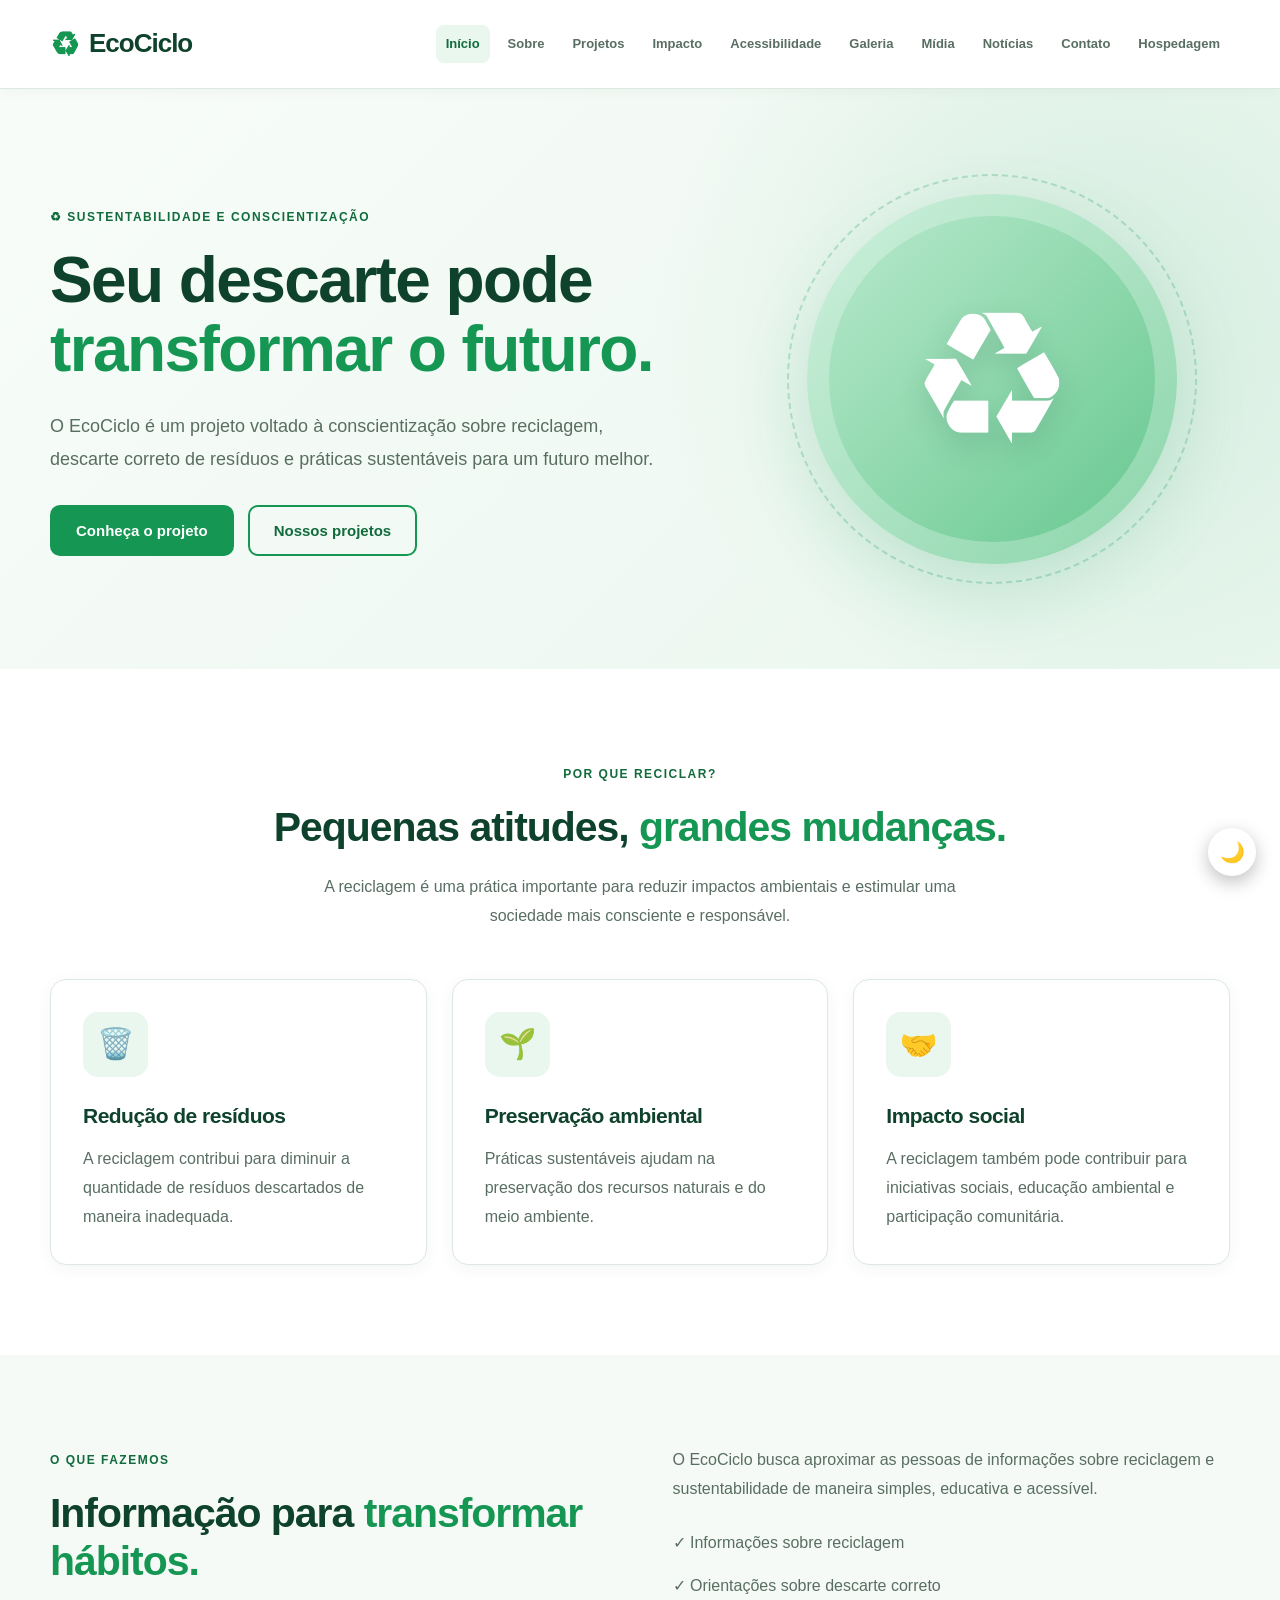
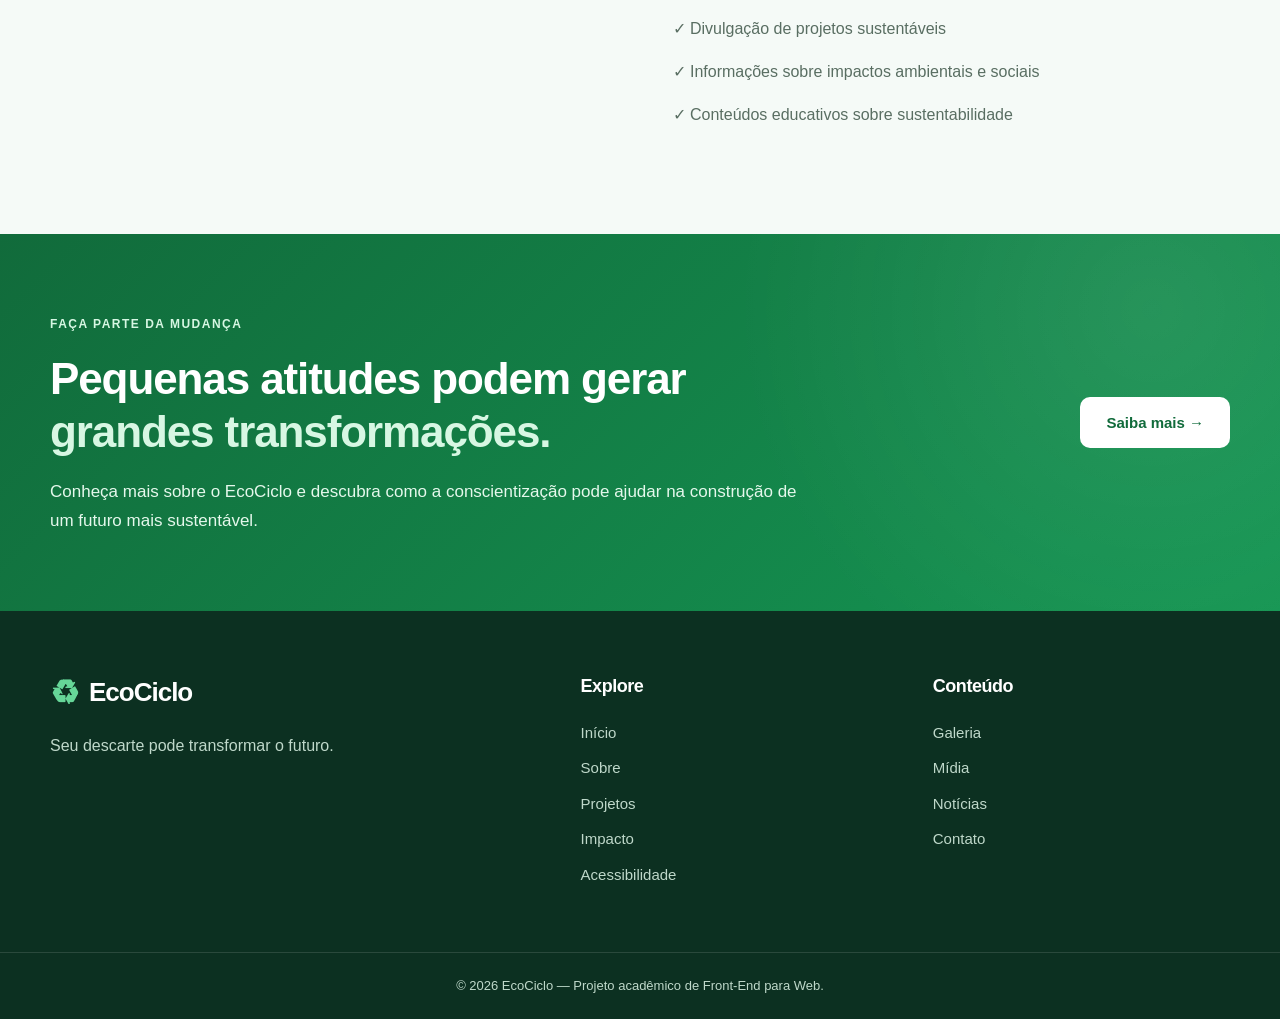
<file: index.html>
<!DOCTYPE html>
<html lang="pt-BR">
<head>
    <meta charset="UTF-8">
    <meta name="viewport" content="width=device-width, initial-scale=1.0">
    <meta name="description" content="EcoCiclo - Informação e conscientização sobre reciclagem e sustentabilidade.">
    <title>EcoCiclo | Reciclagem e Sustentabilidade</title>

    <link rel="stylesheet" href="css/style.css">
</head>

<body>

    <!-- CABEÇALHO -->
    <header class="header">
        <div class="container header-content">

            <a href="index.html" class="logo">
                <span class="logo-icon">♻</span>
                <span>EcoCiclo</span>
            </a>

            <nav class="nav">
                <a href="index.html" class="active">Início</a>
                <a href="sobre.html">Sobre</a>
                <a href="projetos.html">Projetos</a>
                <a href="impacto.html">Impacto</a>
                <a href="acessibilidade.html">Acessibilidade</a>
                <a href="galeria.html">Galeria</a>
                <a href="midia.html">Mídia</a>
                <a href="noticias.html">Notícias</a>
                <a href="contato.html">Contato</a>
                <a href="orcamento_hospedagem.html">Hospedagem</a>
            </nav>

        </div>
    </header>


    <main>

        <!-- HERO -->
        <section class="hero">
            <div class="container hero-content">

                <div class="hero-text">
                    <span class="tag">♻ SUSTENTABILIDADE E CONSCIENTIZAÇÃO</span>

                    <h1>
                        Seu descarte pode
                        <span>transformar o futuro.</span>
                    </h1>

                    <p>
                        O EcoCiclo é um projeto voltado à conscientização
                        sobre reciclagem, descarte correto de resíduos e
                        práticas sustentáveis para um futuro melhor.
                    </p>

                    <div class="hero-buttons">
                        <a href="sobre.html" class="btn btn-primary">
                            Conheça o projeto
                        </a>

                        <a href="projetos.html" class="btn btn-secondary">
                            Nossos projetos
                        </a>
                    </div>
                </div>

                <div class="hero-visual">
                    <div class="circle">
                        <span>♻</span>
                    </div>
                </div>

            </div>
        </section>


        <!-- POR QUE RECICLAR -->
        <section class="section">
            <div class="container">

                <div class="section-title">
                    <span class="tag">POR QUE RECICLAR?</span>

                    <h2>
                        Pequenas atitudes,
                        <span>grandes mudanças.</span>
                    </h2>

                    <p>
                        A reciclagem é uma prática importante para reduzir
                        impactos ambientais e estimular uma sociedade mais
                        consciente e responsável.
                    </p>
                </div>


                <div class="cards">

                    <article class="card">
                        <div class="card-icon">🗑️</div>

                        <h3>Redução de resíduos</h3>

                        <p>
                            A reciclagem contribui para diminuir a quantidade
                            de resíduos descartados de maneira inadequada.
                        </p>
                    </article>


                    <article class="card">
                        <div class="card-icon">🌱</div>

                        <h3>Preservação ambiental</h3>

                        <p>
                            Práticas sustentáveis ajudam na preservação dos
                            recursos naturais e do meio ambiente.
                        </p>
                    </article>


                    <article class="card">
                        <div class="card-icon">🤝</div>

                        <h3>Impacto social</h3>

                        <p>
                            A reciclagem também pode contribuir para iniciativas
                            sociais, educação ambiental e participação comunitária.
                        </p>
                    </article>

                </div>

            </div>
        </section>


        <!-- O QUE FAZEMOS -->
        <section class="section section-light">

            <div class="container two-columns">

                <div>
                    <span class="tag">O QUE FAZEMOS</span>

                    <h2>
                        Informação para
                        <span>transformar hábitos.</span>
                    </h2>
                </div>

                <div class="content-text">

                    <p>
                        O EcoCiclo busca aproximar as pessoas de informações
                        sobre reciclagem e sustentabilidade de maneira simples,
                        educativa e acessível.
                    </p>

                    <ul class="check-list">
                        <li>✓ Informações sobre reciclagem</li>
                        <li>✓ Orientações sobre descarte correto</li>
                        <li>✓ Divulgação de projetos sustentáveis</li>
                        <li>✓ Informações sobre impactos ambientais e sociais</li>
                        <li>✓ Conteúdos educativos sobre sustentabilidade</li>
                    </ul>

                </div>

            </div>

        </section>


        <!-- CHAMADA FINAL -->
        <section class="cta">

            <div class="container cta-content">

                <div>
                    <span class="tag">FAÇA PARTE DA MUDANÇA</span>

                    <h2>
                        Pequenas atitudes podem gerar
                        <span>grandes transformações.</span>
                    </h2>

                    <p>
                        Conheça mais sobre o EcoCiclo e descubra como a
                        conscientização pode ajudar na construção de um futuro
                        mais sustentável.
                    </p>
                </div>

                <a href="sobre.html" class="btn btn-white">
                    Saiba mais →
                </a>

            </div>

        </section>

    </main>


    <!-- RODAPÉ -->
    <footer class="footer">

        <div class="container footer-content">

            <div class="footer-brand">

                <a href="index.html" class="logo">
                    <span class="logo-icon">♻</span>
                    <span>EcoCiclo</span>
                </a>

                <p>
                    Seu descarte pode transformar o futuro.
                </p>

            </div>


            <div class="footer-links">

                <h3>Explore</h3>

                <a href="index.html">Início</a>
                <a href="sobre.html">Sobre</a>
                <a href="projetos.html">Projetos</a>
                <a href="impacto.html">Impacto</a>
                <a href="acessibilidade.html">Acessibilidade</a>

            </div>


            <div class="footer-links">

                <h3>Conteúdo</h3>

                <a href="galeria.html">Galeria</a>
                <a href="midia.html">Mídia</a>
                <a href="noticias.html">Notícias</a>
                <a href="contato.html">Contato</a>

            </div>

        </div>


        <div class="footer-bottom">
            <p>
                © 2026 EcoCiclo — Projeto acadêmico de Front-End para Web.
            </p>
        </div>

    </footer>

<script src="script.js"></script></body>
</html>
</file>
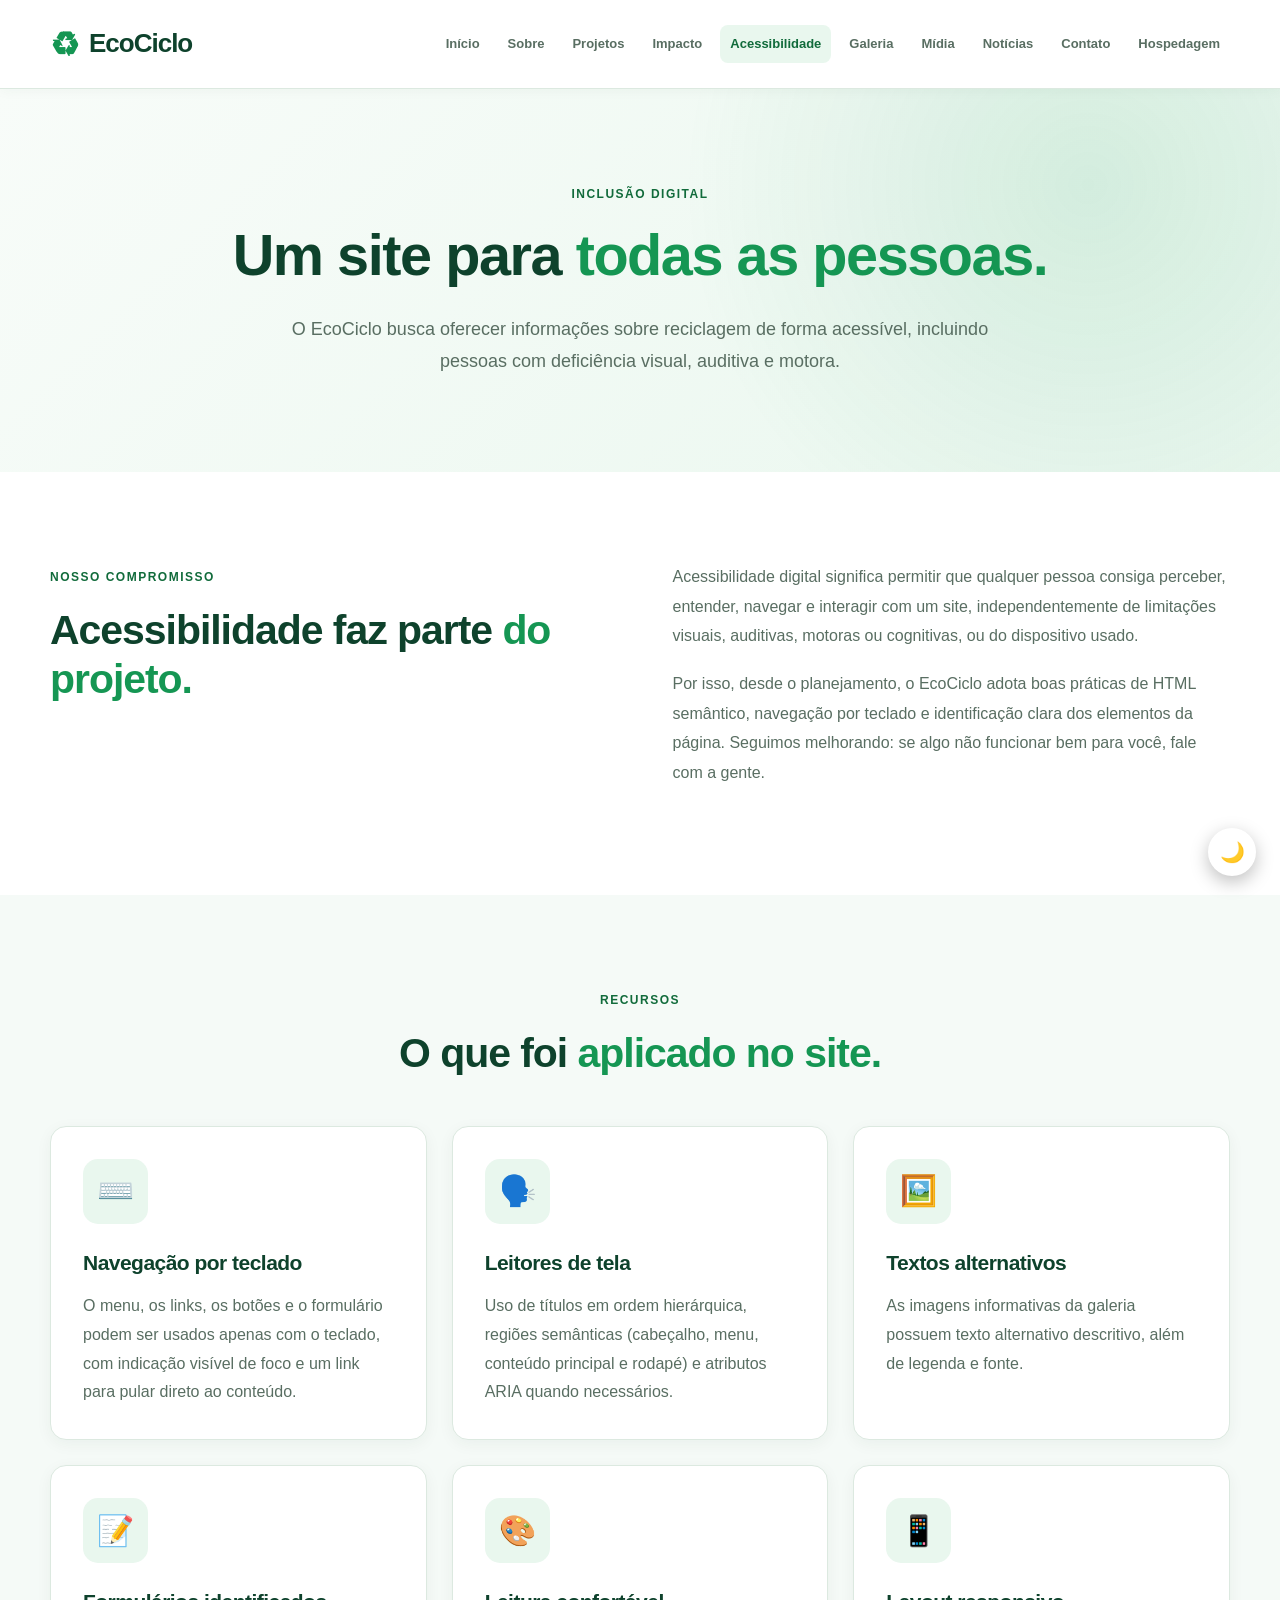
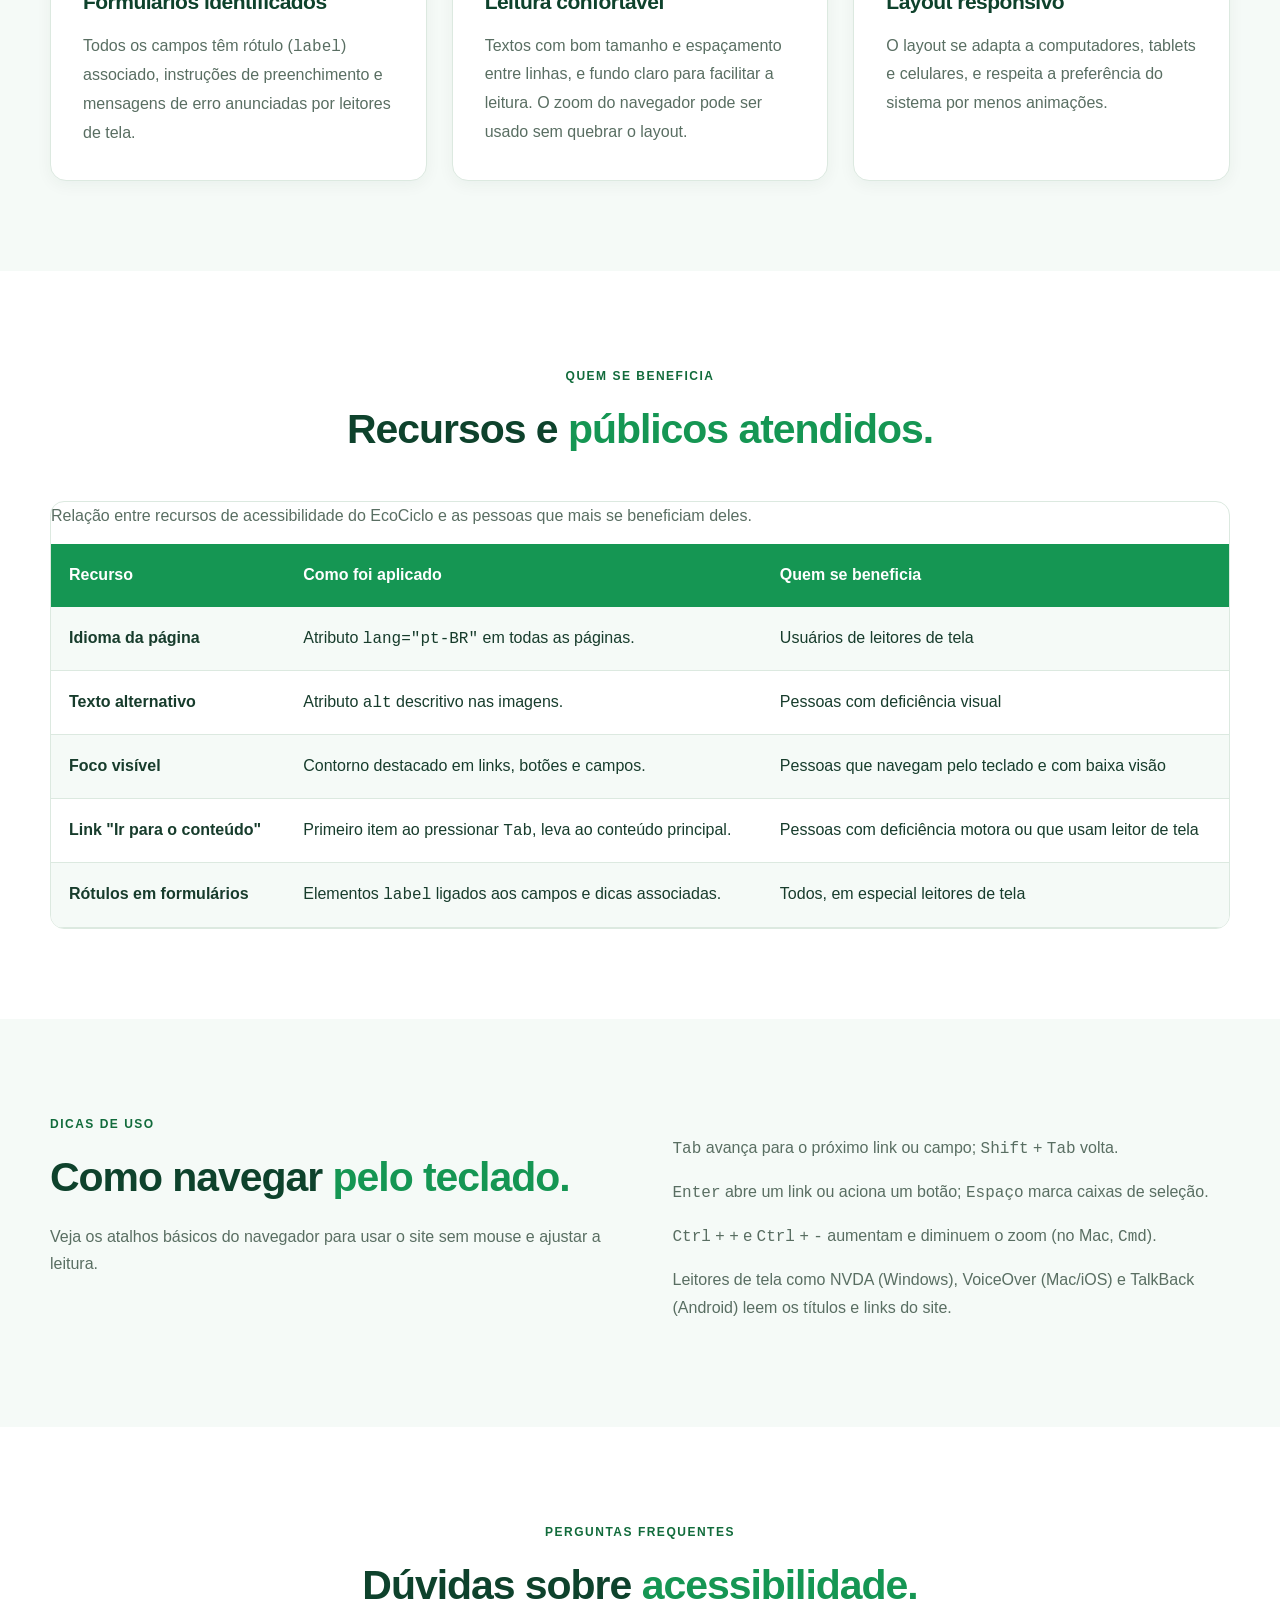
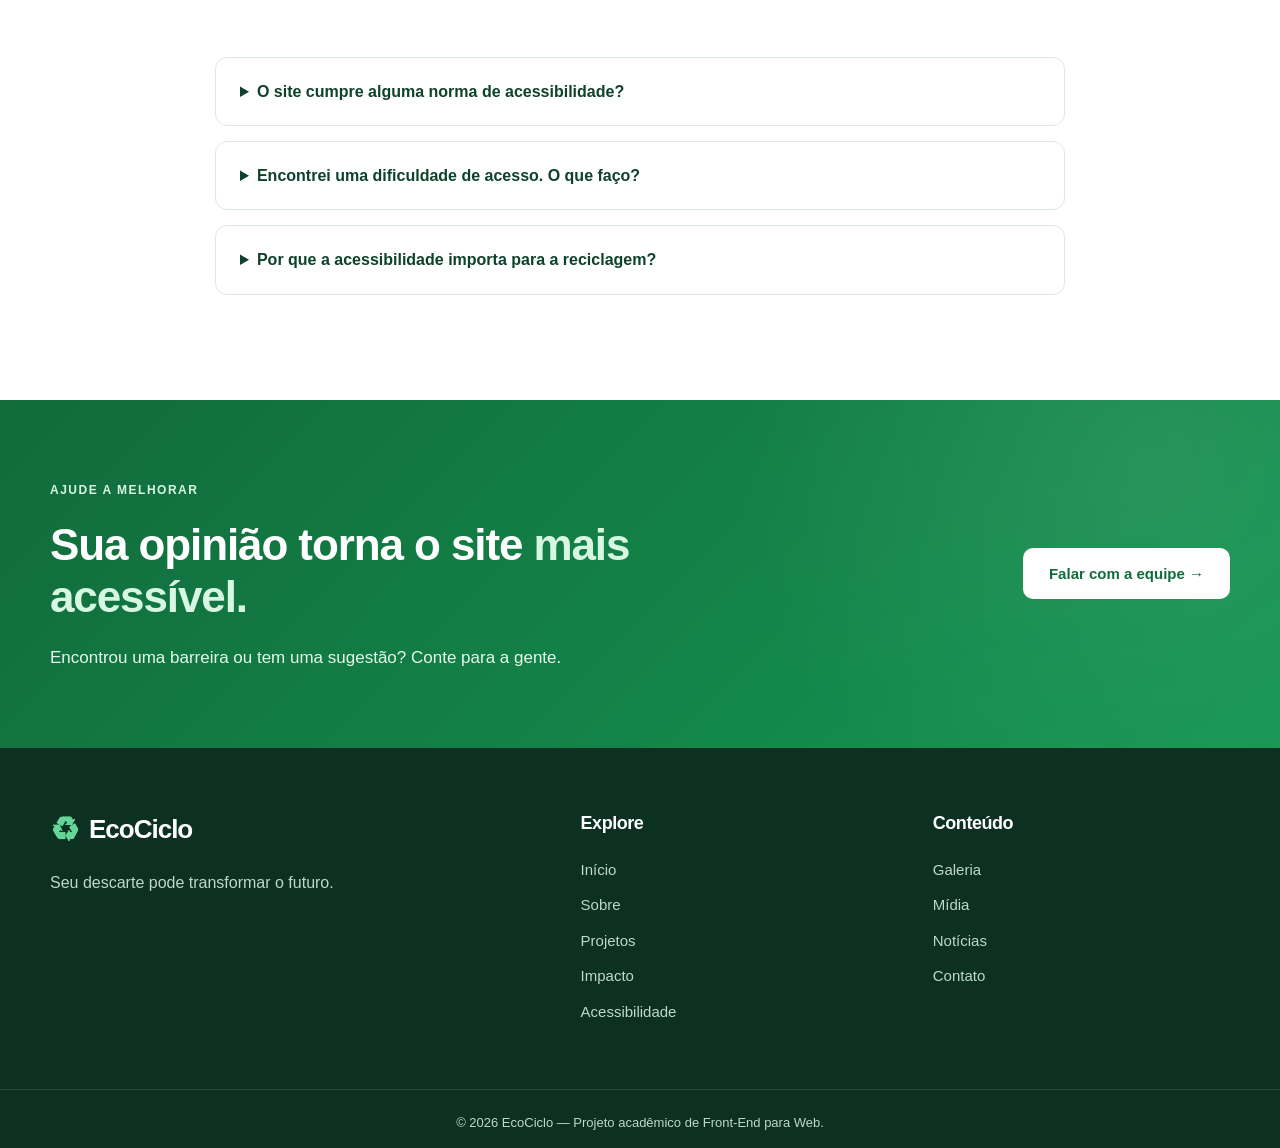
<file: acessibilidade.html>
<!DOCTYPE html>
<html lang="pt-BR">
<head>
    <meta charset="UTF-8">
    <meta name="viewport" content="width=device-width, initial-scale=1.0">
    <meta name="description" content="Conheça os recursos de acessibilidade do EcoCiclo e como navegar pelo site usando teclado e leitores de tela.">
    <title>Acessibilidade | EcoCiclo</title>

    <link rel="stylesheet" href="css/style.css">
</head>

<body>

    <a class="skip-link" href="#conteudo">Ir para o conteúdo principal</a>

    <!-- CABEÇALHO -->
    <header class="header">
        <div class="container header-content">

            <a href="index.html" class="logo">
                <span class="logo-icon">♻</span>
                <span>EcoCiclo</span>
            </a>

            <nav class="nav">
                <a href="index.html">Início</a>
                <a href="sobre.html">Sobre</a>
                <a href="projetos.html">Projetos</a>
                <a href="impacto.html">Impacto</a>
                <a href="acessibilidade.html" class="active" aria-current="page">Acessibilidade</a>
                <a href="galeria.html">Galeria</a>
                <a href="midia.html">Mídia</a>
                <a href="noticias.html">Notícias</a>
                <a href="contato.html">Contato</a>
                <a href="orcamento_hospedagem.html">Hospedagem</a>
            </nav>

        </div>
    </header>


    <main id="conteudo">

        <!-- HERO DA PÁGINA -->
        <section class="page-hero">

            <div class="container">

                <span class="tag">INCLUSÃO DIGITAL</span>

                <h1>
                    Um site para
                    <span>todas as pessoas.</span>
                </h1>

                <p>
                    O EcoCiclo busca oferecer informações sobre reciclagem
                    de forma acessível, incluindo pessoas com deficiência
                    visual, auditiva e motora.
                </p>

            </div>

        </section>


        <!-- COMPROMISSO -->
        <section class="section">

            <div class="container two-columns">

                <div>
                    <span class="tag">NOSSO COMPROMISSO</span>

                    <h2>
                        Acessibilidade faz parte
                        <span>do projeto.</span>
                    </h2>
                </div>

                <div class="content-text">

                    <p>
                        Acessibilidade digital significa permitir que qualquer
                        pessoa consiga perceber, entender, navegar e interagir
                        com um site, independentemente de limitações visuais,
                        auditivas, motoras ou cognitivas, ou do dispositivo usado.
                    </p>

                    <p>
                        Por isso, desde o planejamento, o EcoCiclo adota boas
                        práticas de HTML semântico, navegação por teclado e
                        identificação clara dos elementos da página. Seguimos
                        melhorando: se algo não funcionar bem para você,
                        <a href="contato.html">fale com a gente</a>.
                    </p>

                </div>

            </div>

        </section>


        <!-- RECURSOS -->
        <section class="section section-light">

            <div class="container">

                <div class="section-title">

                    <span class="tag">RECURSOS</span>

                    <h2>
                        O que foi
                        <span>aplicado no site.</span>
                    </h2>

                </div>

                <div class="cards">

                    <article class="card">
                        <div class="card-icon" aria-hidden="true">⌨️</div>
                        <h3>Navegação por teclado</h3>
                        <p>
                            O menu, os links, os botões e o formulário podem ser
                            usados apenas com o teclado, com indicação visível
                            de foco e um link para pular direto ao conteúdo.
                        </p>
                    </article>

                    <article class="card">
                        <div class="card-icon" aria-hidden="true">🗣️</div>
                        <h3>Leitores de tela</h3>
                        <p>
                            Uso de títulos em ordem hierárquica, regiões
                            semânticas (cabeçalho, menu, conteúdo principal e
                            rodapé) e atributos ARIA quando necessários.
                        </p>
                    </article>

                    <article class="card">
                        <div class="card-icon" aria-hidden="true">🖼️</div>
                        <h3>Textos alternativos</h3>
                        <p>
                            As imagens informativas da galeria possuem texto
                            alternativo descritivo, além de legenda e fonte.
                        </p>
                    </article>

                    <article class="card">
                        <div class="card-icon" aria-hidden="true">📝</div>
                        <h3>Formulários identificados</h3>
                        <p>
                            Todos os campos têm rótulo (<code>label</code>)
                            associado, instruções de preenchimento e mensagens
                            de erro anunciadas por leitores de tela.
                        </p>
                    </article>

                    <article class="card">
                        <div class="card-icon" aria-hidden="true">🎨</div>
                        <h3>Leitura confortável</h3>
                        <p>
                            Textos com bom tamanho e espaçamento entre linhas,
                            e fundo claro para facilitar a leitura. O zoom do
                            navegador pode ser usado sem quebrar o layout.
                        </p>
                    </article>

                    <article class="card">
                        <div class="card-icon" aria-hidden="true">📱</div>
                        <h3>Layout responsivo</h3>
                        <p>
                            O layout se adapta a computadores, tablets e
                            celulares, e respeita a preferência do sistema por
                            menos animações.
                        </p>
                    </article>

                </div>

            </div>

        </section>


        <!-- TABELA -->
        <section class="section">

            <div class="container">

                <div class="section-title">

                    <span class="tag">QUEM SE BENEFICIA</span>

                    <h2>
                        Recursos e
                        <span>públicos atendidos.</span>
                    </h2>

                </div>

                <div class="budget-table-wrapper" tabindex="0" role="region" aria-label="Tabela de recursos de acessibilidade">

                    <table>

                        <caption>
                            Relação entre recursos de acessibilidade do EcoCiclo e as pessoas que mais se beneficiam deles.
                        </caption>

                        <thead>
                            <tr>
                                <th scope="col">Recurso</th>
                                <th scope="col">Como foi aplicado</th>
                                <th scope="col">Quem se beneficia</th>
                            </tr>
                        </thead>

                        <tbody>
                            <tr>
                                <th scope="row">Idioma da página</th>
                                <td>Atributo <code>lang="pt-BR"</code> em todas as páginas.</td>
                                <td>Usuários de leitores de tela</td>
                            </tr>
                            <tr>
                                <th scope="row">Texto alternativo</th>
                                <td>Atributo <code>alt</code> descritivo nas imagens.</td>
                                <td>Pessoas com deficiência visual</td>
                            </tr>
                            <tr>
                                <th scope="row">Foco visível</th>
                                <td>Contorno destacado em links, botões e campos.</td>
                                <td>Pessoas que navegam pelo teclado e com baixa visão</td>
                            </tr>
                            <tr>
                                <th scope="row">Link "Ir para o conteúdo"</th>
                                <td>Primeiro item ao pressionar <kbd>Tab</kbd>, leva ao conteúdo principal.</td>
                                <td>Pessoas com deficiência motora ou que usam leitor de tela</td>
                            </tr>
                            <tr>
                                <th scope="row">Rótulos em formulários</th>
                                <td>Elementos <code>label</code> ligados aos campos e dicas associadas.</td>
                                <td>Todos, em especial leitores de tela</td>
                            </tr>
                        </tbody>

                    </table>

                </div>

            </div>

        </section>


        <!-- COMO NAVEGAR -->
        <section class="section section-light">

            <div class="container two-columns">

                <div>
                    <span class="tag">DICAS DE USO</span>

                    <h2>
                        Como navegar
                        <span>pelo teclado.</span>
                    </h2>

                    <p>
                        Veja os atalhos básicos do navegador para usar o site
                        sem mouse e ajustar a leitura.
                    </p>
                </div>

                <div>

                    <ul class="check-list">
                        <li><kbd>Tab</kbd> avança para o próximo link ou campo; <kbd>Shift</kbd> + <kbd>Tab</kbd> volta.</li>
                        <li><kbd>Enter</kbd> abre um link ou aciona um botão; <kbd>Espaço</kbd> marca caixas de seleção.</li>
                        <li><kbd>Ctrl</kbd> + <kbd>+</kbd> e <kbd>Ctrl</kbd> + <kbd>-</kbd> aumentam e diminuem o zoom (no Mac, <kbd>Cmd</kbd>).</li>
                        <li>Leitores de tela como NVDA (Windows), VoiceOver (Mac/iOS) e TalkBack (Android) leem os títulos e links do site.</li>
                    </ul>

                </div>

            </div>

        </section>


        <!-- PERGUNTAS FREQUENTES -->
        <section class="section">

            <div class="container">

                <div class="section-title">

                    <span class="tag">PERGUNTAS FREQUENTES</span>

                    <h2>
                        Dúvidas sobre
                        <span>acessibilidade.</span>
                    </h2>

                </div>

                <div class="faq-list">

                    <details>
                        <summary>O site cumpre alguma norma de acessibilidade?</summary>
                        <p>
                            Tomamos como referência as diretrizes WCAG, do W3C.
                            Como é um projeto acadêmico em evolução, não
                            declaramos conformidade total e seguimos
                            aprimorando o site.
                        </p>
                    </details>

                    <details>
                        <summary>Encontrei uma dificuldade de acesso. O que faço?</summary>
                        <p>
                            Envie uma mensagem pela página
                            <a href="contato.html">Contato</a> escolhendo o
                            assunto "Acessibilidade do site" e informe a página
                            e o problema encontrado.
                        </p>
                    </details>

                    <details>
                        <summary>Por que a acessibilidade importa para a reciclagem?</summary>
                        <p>
                            Educação ambiental só cumpre o seu papel quando
                            alcança todas as pessoas. Um site acessível amplia
                            quem pode aprender e participar de práticas mais
                            sustentáveis.
                        </p>
                    </details>

                </div>

            </div>

        </section>

        <!-- CHAMADA FINAL -->
        <section class="cta">

            <div class="container cta-content">

                <div>

                    <span class="tag">AJUDE A MELHORAR</span>

                    <h2>
                        Sua opinião torna o site
                        <span>mais acessível.</span>
                    </h2>

                    <p>
                        Encontrou uma barreira ou tem uma sugestão? Conte para a gente.
                    </p>

                </div>

                <a href="contato.html" class="btn btn-white">
                    Falar com a equipe →
                </a>

            </div>

        </section>

    </main>


    <!-- RODAPÉ -->
    <footer class="footer">

        <div class="container footer-content">

            <div class="footer-brand">

                <a href="index.html" class="logo">
                    <span class="logo-icon">♻</span>
                    <span>EcoCiclo</span>
                </a>

                <p>
                    Seu descarte pode transformar o futuro.
                </p>

            </div>


            <div class="footer-links">

                <h3>Explore</h3>

                <a href="index.html">Início</a>
                <a href="sobre.html">Sobre</a>
                <a href="projetos.html">Projetos</a>
                <a href="impacto.html">Impacto</a>
                <a href="acessibilidade.html">Acessibilidade</a>

            </div>


            <div class="footer-links">

                <h3>Conteúdo</h3>

                <a href="galeria.html">Galeria</a>
                <a href="midia.html">Mídia</a>
                <a href="noticias.html">Notícias</a>
                <a href="contato.html">Contato</a>

            </div>

        </div>


        <div class="footer-bottom">
            <p>
                © 2026 EcoCiclo — Projeto acadêmico de Front-End para Web.
            </p>
        </div>

    </footer>

<script src="script.js"></script></body>
</html>
</file>
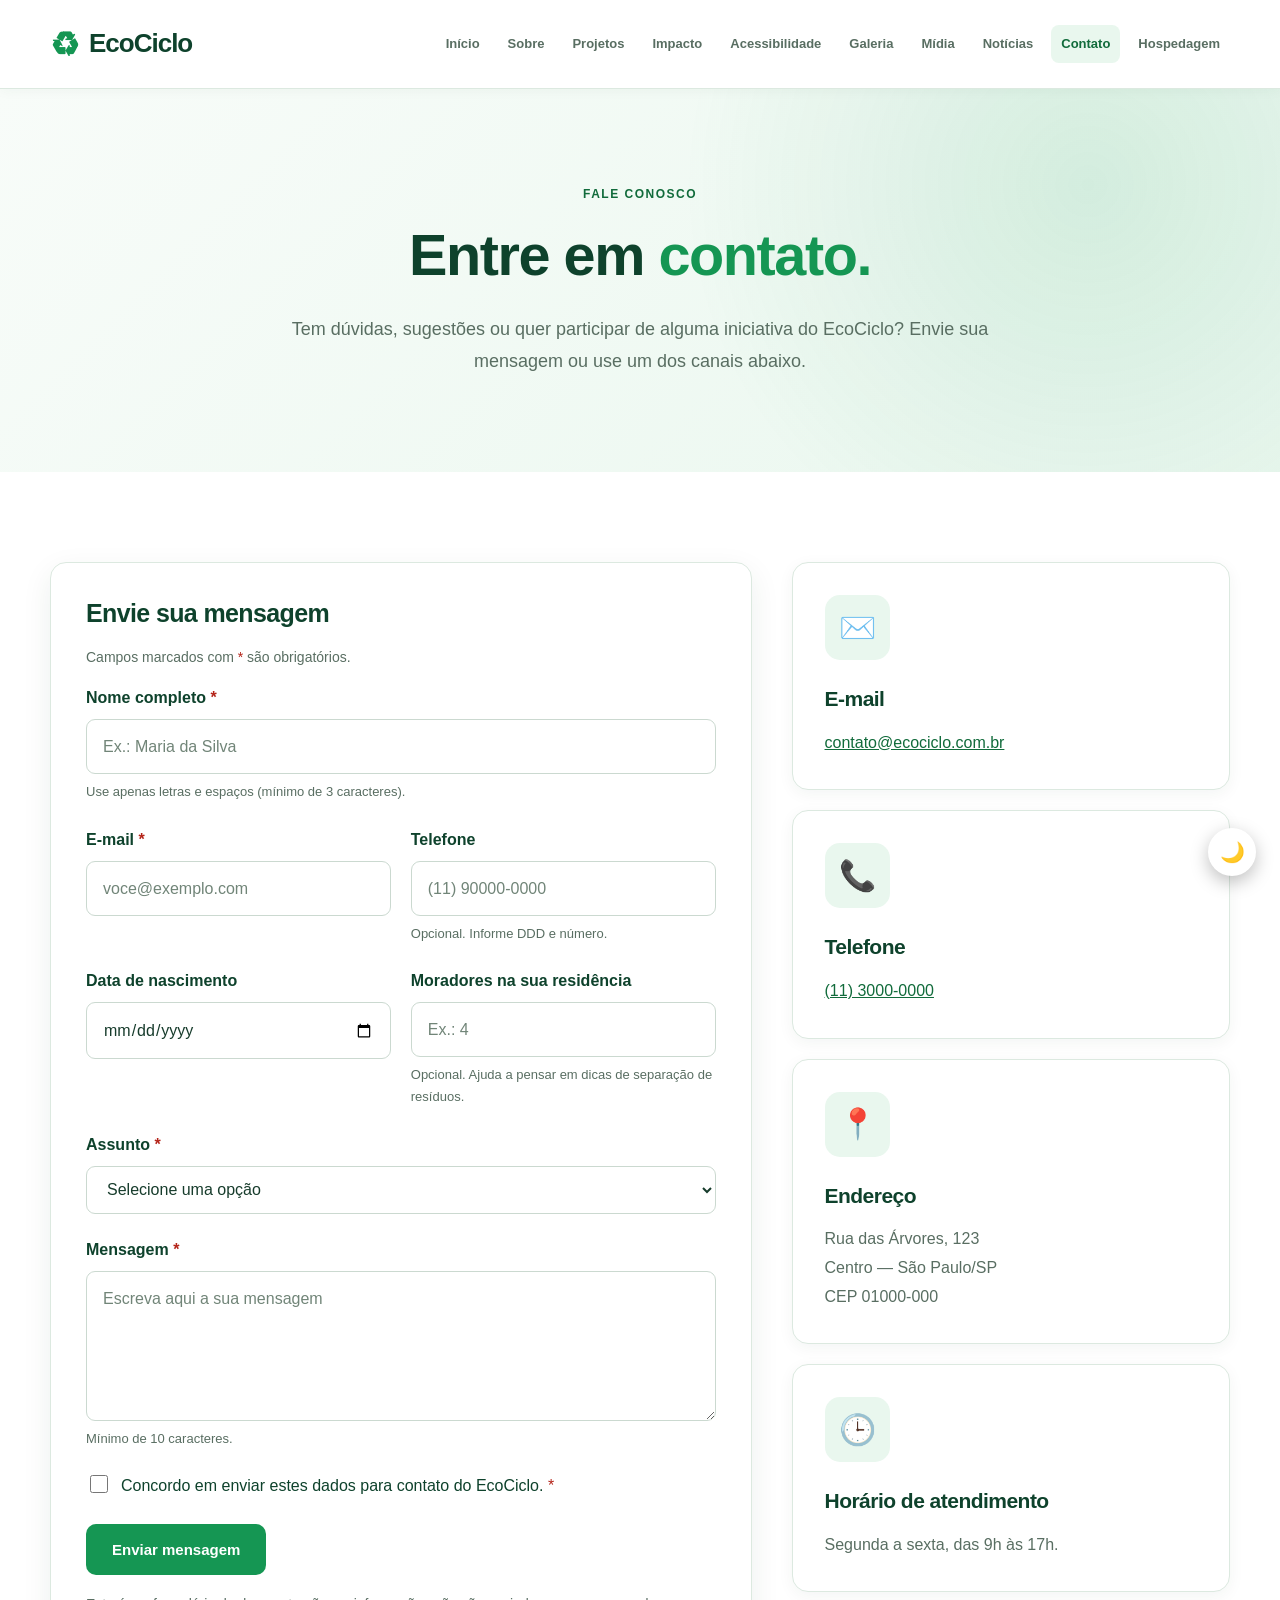
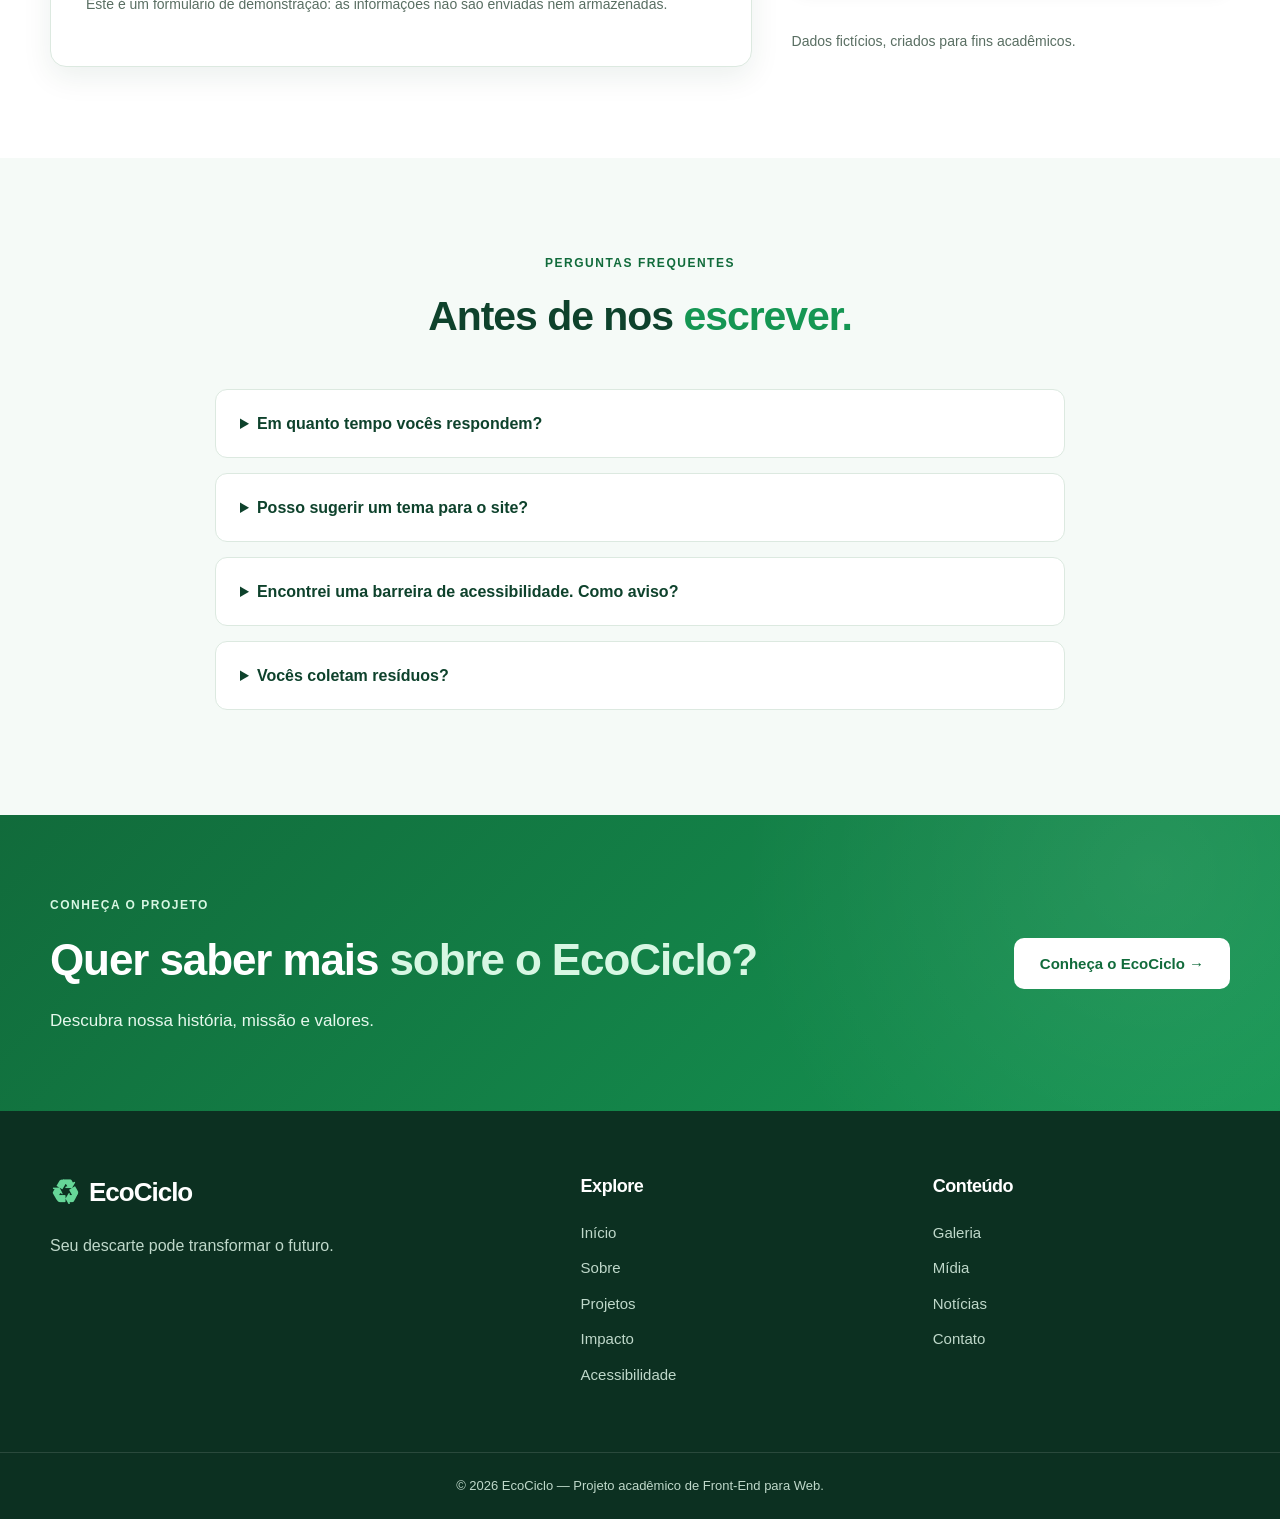
<file: contato.html>
<!DOCTYPE html>
<html lang="pt-BR">
<head>
    <meta charset="UTF-8">
    <meta name="viewport" content="width=device-width, initial-scale=1.0">
    <meta name="description" content="Fale com o EcoCiclo: envie dúvidas, sugestões ou propostas de parceria sobre reciclagem e sustentabilidade.">
    <title>Contato | EcoCiclo</title>

    <link rel="stylesheet" href="css/style.css">
</head>

<body>

    <a class="skip-link" href="#conteudo">Ir para o conteúdo principal</a>

    <!-- CABEÇALHO -->
    <header class="header">
        <div class="container header-content">

            <a href="index.html" class="logo">
                <span class="logo-icon">♻</span>
                <span>EcoCiclo</span>
            </a>

            <nav class="nav">
                <a href="index.html">Início</a>
                <a href="sobre.html">Sobre</a>
                <a href="projetos.html">Projetos</a>
                <a href="impacto.html">Impacto</a>
                <a href="acessibilidade.html">Acessibilidade</a>
                <a href="galeria.html">Galeria</a>
                <a href="midia.html">Mídia</a>
                <a href="noticias.html">Notícias</a>
                <a href="contato.html" class="active" aria-current="page">Contato</a>
                <a href="orcamento_hospedagem.html">Hospedagem</a>
            </nav>

        </div>
    </header>


    <main id="conteudo">

        <!-- HERO DA PÁGINA -->
        <section class="page-hero">

            <div class="container">

                <span class="tag">FALE CONOSCO</span>

                <h1>
                    Entre em
                    <span>contato.</span>
                </h1>

                <p>
                    Tem dúvidas, sugestões ou quer participar de alguma
                    iniciativa do EcoCiclo? Envie sua mensagem ou use um
                    dos canais abaixo.
                </p>

            </div>

        </section>


        <!-- FORMULÁRIO E INFORMAÇÕES -->
        <section class="section">

            <div class="container contact-grid">

                <form class="contact-form" id="form-contato" action="#" method="post" novalidate>

                    <h3>Envie sua mensagem</h3>

                    <p class="form-notice">
                        Campos marcados com
                        <span class="required-mark" aria-hidden="true">*</span>
                        <span style="position:absolute;width:1px;height:1px;overflow:hidden;clip:rect(0 0 0 0);white-space:nowrap;">(asterisco)</span>
                        são obrigatórios.
                    </p>

                    <div class="form-group">
                        <label for="nome">
                            Nome completo <span class="required-mark" aria-hidden="true">*</span>
                        </label>
                        <input type="text" id="nome" name="nome"
                               required minlength="3" maxlength="80"
                               pattern="[A-Za-zÀ-ÖØ-öø-ÿ' ]{3,80}"
                               autocomplete="name"
                               placeholder="Ex.: Maria da Silva"
                               aria-describedby="ajuda-nome">
                        <small id="ajuda-nome">Use apenas letras e espaços (mínimo de 3 caracteres).</small>
                    </div>

                    <div class="form-row">

                        <div class="form-group">
                            <label for="email">
                                E-mail <span class="required-mark" aria-hidden="true">*</span>
                            </label>
                            <input type="email" id="email" name="email"
                                   required autocomplete="email"
                                   placeholder="voce@exemplo.com">
                        </div>

                        <div class="form-group">
                            <label for="telefone">Telefone</label>
                            <input type="tel" id="telefone" name="telefone"
                                   pattern="\(?[0-9]{2}\)?\s?9?[0-9]{4}-?[0-9]{4}"
                                   autocomplete="tel"
                                   placeholder="(11) 90000-0000"
                                   aria-describedby="ajuda-telefone">
                            <small id="ajuda-telefone">Opcional. Informe DDD e número.</small>
                        </div>

                    </div>

                    <div class="form-row">

                        <div class="form-group">
                            <label for="nascimento">Data de nascimento</label>
                            <input type="date" id="nascimento" name="nascimento"
                                   min="1900-01-01" autocomplete="bday">
                        </div>

                        <div class="form-group">
                            <label for="moradores">Moradores na sua residência</label>
                            <input type="number" id="moradores" name="moradores"
                                   min="1" max="20" step="1" inputmode="numeric"
                                   placeholder="Ex.: 4"
                                   aria-describedby="ajuda-moradores">
                            <small id="ajuda-moradores">Opcional. Ajuda a pensar em dicas de separação de resíduos.</small>
                        </div>

                    </div>

                    <div class="form-group">
                        <label for="assunto">
                            Assunto <span class="required-mark" aria-hidden="true">*</span>
                        </label>
                        <select id="assunto" name="assunto" required>
                            <option value="">Selecione uma opção</option>
                            <option value="duvida">Dúvida sobre reciclagem</option>
                            <option value="sugestao">Sugestão de conteúdo</option>
                            <option value="parceria">Parceria ou projeto</option>
                            <option value="acessibilidade">Acessibilidade do site</option>
                            <option value="outro">Outro assunto</option>
                        </select>
                    </div>

                    <div class="form-group">
                        <label for="mensagem">
                            Mensagem <span class="required-mark" aria-hidden="true">*</span>
                        </label>
                        <textarea id="mensagem" name="mensagem"
                                  required minlength="10" maxlength="1000"
                                  placeholder="Escreva aqui a sua mensagem"
                                  aria-describedby="ajuda-mensagem"></textarea>
                        <small id="ajuda-mensagem">Mínimo de 10 caracteres.</small>
                    </div>

                    <div class="form-group">
                        <label for="aceite" style="display:flex; align-items:flex-start; gap:10px; font-weight:400;">
                            <input type="checkbox" id="aceite" name="aceite" required>
                            <span>
                                Concordo em enviar estes dados para contato do EcoCiclo.
                                <span class="required-mark" aria-hidden="true">*</span>
                            </span>
                        </label>
                    </div>

                    <div class="form-actions">
                        <button type="submit" class="btn btn-primary">Enviar mensagem</button>
                    </div>

                    <p id="resultado-formulario" role="status" aria-live="polite"></p>

                    <p class="form-notice">
                        Este é um formulário de demonstração: as informações
                        não são enviadas nem armazenadas.
                    </p>

                </form>


                <div class="contact-info">

                    <article class="card">
                        <div class="card-icon" aria-hidden="true">✉️</div>
                        <h3>E-mail</h3>
                        <p><a href="mailto:contato@ecociclo.com.br">contato@ecociclo.com.br</a></p>
                    </article>

                    <article class="card">
                        <div class="card-icon" aria-hidden="true">📞</div>
                        <h3>Telefone</h3>
                        <p><a href="tel:+551130000000">(11) 3000-0000</a></p>
                    </article>

                    <article class="card">
                        <div class="card-icon" aria-hidden="true">📍</div>
                        <h3>Endereço</h3>
                        <p>
                            Rua das Árvores, 123<br>
                            Centro — São Paulo/SP<br>
                            CEP 01000-000
                        </p>
                    </article>

                    <article class="card">
                        <div class="card-icon" aria-hidden="true">🕒</div>
                        <h3>Horário de atendimento</h3>
                        <p>Segunda a sexta, das 9h às 17h.</p>
                    </article>

                    <p class="form-notice">
                        Dados fictícios, criados para fins acadêmicos.
                    </p>

                </div>

            </div>

        </section>


        <!-- PERGUNTAS FREQUENTES -->
        <section class="section section-light">

            <div class="container">

                <div class="section-title">

                    <span class="tag">PERGUNTAS FREQUENTES</span>

                    <h2>
                        Antes de nos
                        <span>escrever.</span>
                    </h2>

                </div>

                <div class="faq-list">

                    <details>
                        <summary>Em quanto tempo vocês respondem?</summary>
                        <p>
                            Como este é um projeto acadêmico, o formulário é
                            apenas demonstrativo. Em um site real, o prazo de
                            resposta seria informado aqui.
                        </p>
                    </details>

                    <details>
                        <summary>Posso sugerir um tema para o site?</summary>
                        <p>
                            Sim. Escolha o assunto "Sugestão de conteúdo" e
                            conte qual tema sobre reciclagem ou sustentabilidade
                            você gostaria de ver no EcoCiclo.
                        </p>
                    </details>

                    <details>
                        <summary>Encontrei uma barreira de acessibilidade. Como aviso?</summary>
                        <p>
                            Use o assunto "Acessibilidade do site" e descreva a
                            página e o problema. Veja também a página
                            <a href="acessibilidade.html">Acessibilidade</a>.
                        </p>
                    </details>

                    <details>
                        <summary>Vocês coletam resíduos?</summary>
                        <p>
                            Não. O EcoCiclo é um site educativo. Para descartar
                            resíduos corretamente, consulte os pontos de coleta
                            e a prefeitura da sua cidade.
                        </p>
                    </details>

                </div>

            </div>

        </section>

        <!-- CHAMADA FINAL -->
        <section class="cta">

            <div class="container cta-content">

                <div>

                    <span class="tag">CONHEÇA O PROJETO</span>

                    <h2>
                        Quer saber mais
                        <span>sobre o EcoCiclo?</span>
                    </h2>

                    <p>
                        Descubra nossa história, missão e valores.
                    </p>

                </div>

                <a href="sobre.html" class="btn btn-white">
                    Conheça o EcoCiclo →
                </a>

            </div>

        </section>

    </main>


    <!-- RODAPÉ -->
    <footer class="footer">

        <div class="container footer-content">

            <div class="footer-brand">

                <a href="index.html" class="logo">
                    <span class="logo-icon">♻</span>
                    <span>EcoCiclo</span>
                </a>

                <p>
                    Seu descarte pode transformar o futuro.
                </p>

            </div>


            <div class="footer-links">

                <h3>Explore</h3>

                <a href="index.html">Início</a>
                <a href="sobre.html">Sobre</a>
                <a href="projetos.html">Projetos</a>
                <a href="impacto.html">Impacto</a>
                <a href="acessibilidade.html">Acessibilidade</a>

            </div>


            <div class="footer-links">

                <h3>Conteúdo</h3>

                <a href="galeria.html">Galeria</a>
                <a href="midia.html">Mídia</a>
                <a href="noticias.html">Notícias</a>
                <a href="contato.html">Contato</a>

            </div>

        </div>


        <div class="footer-bottom">
            <p>
                © 2026 EcoCiclo — Projeto acadêmico de Front-End para Web.
            </p>
        </div>

    </footer>

    <script>
        (function () {
            var form = document.getElementById('form-contato');
            var resultado = document.getElementById('resultado-formulario');
            var nascimento = document.getElementById('nascimento');

            // Data de nascimento não pode ser no futuro
            nascimento.max = new Date().toISOString().split('T')[0];

            form.addEventListener('submit', function (event) {
                event.preventDefault();
                resultado.style.color = '';

                if (!form.checkValidity()) {
                    var primeiroInvalido = form.querySelector(':invalid');
                    resultado.textContent = 'Revise os campos destacados: ' +
                        (primeiroInvalido.validationMessage || 'há informações inválidas.');
                    resultado.style.color = '#b42318';
                    primeiroInvalido.focus();
                    return;
                }

                resultado.textContent = 'Mensagem validada com sucesso! Obrigado pelo contato.';
                resultado.style.color = '#116b3b';
                form.reset();
            });
        })();
    </script>

<script src="script.js"></script></body>
</html>
</file>
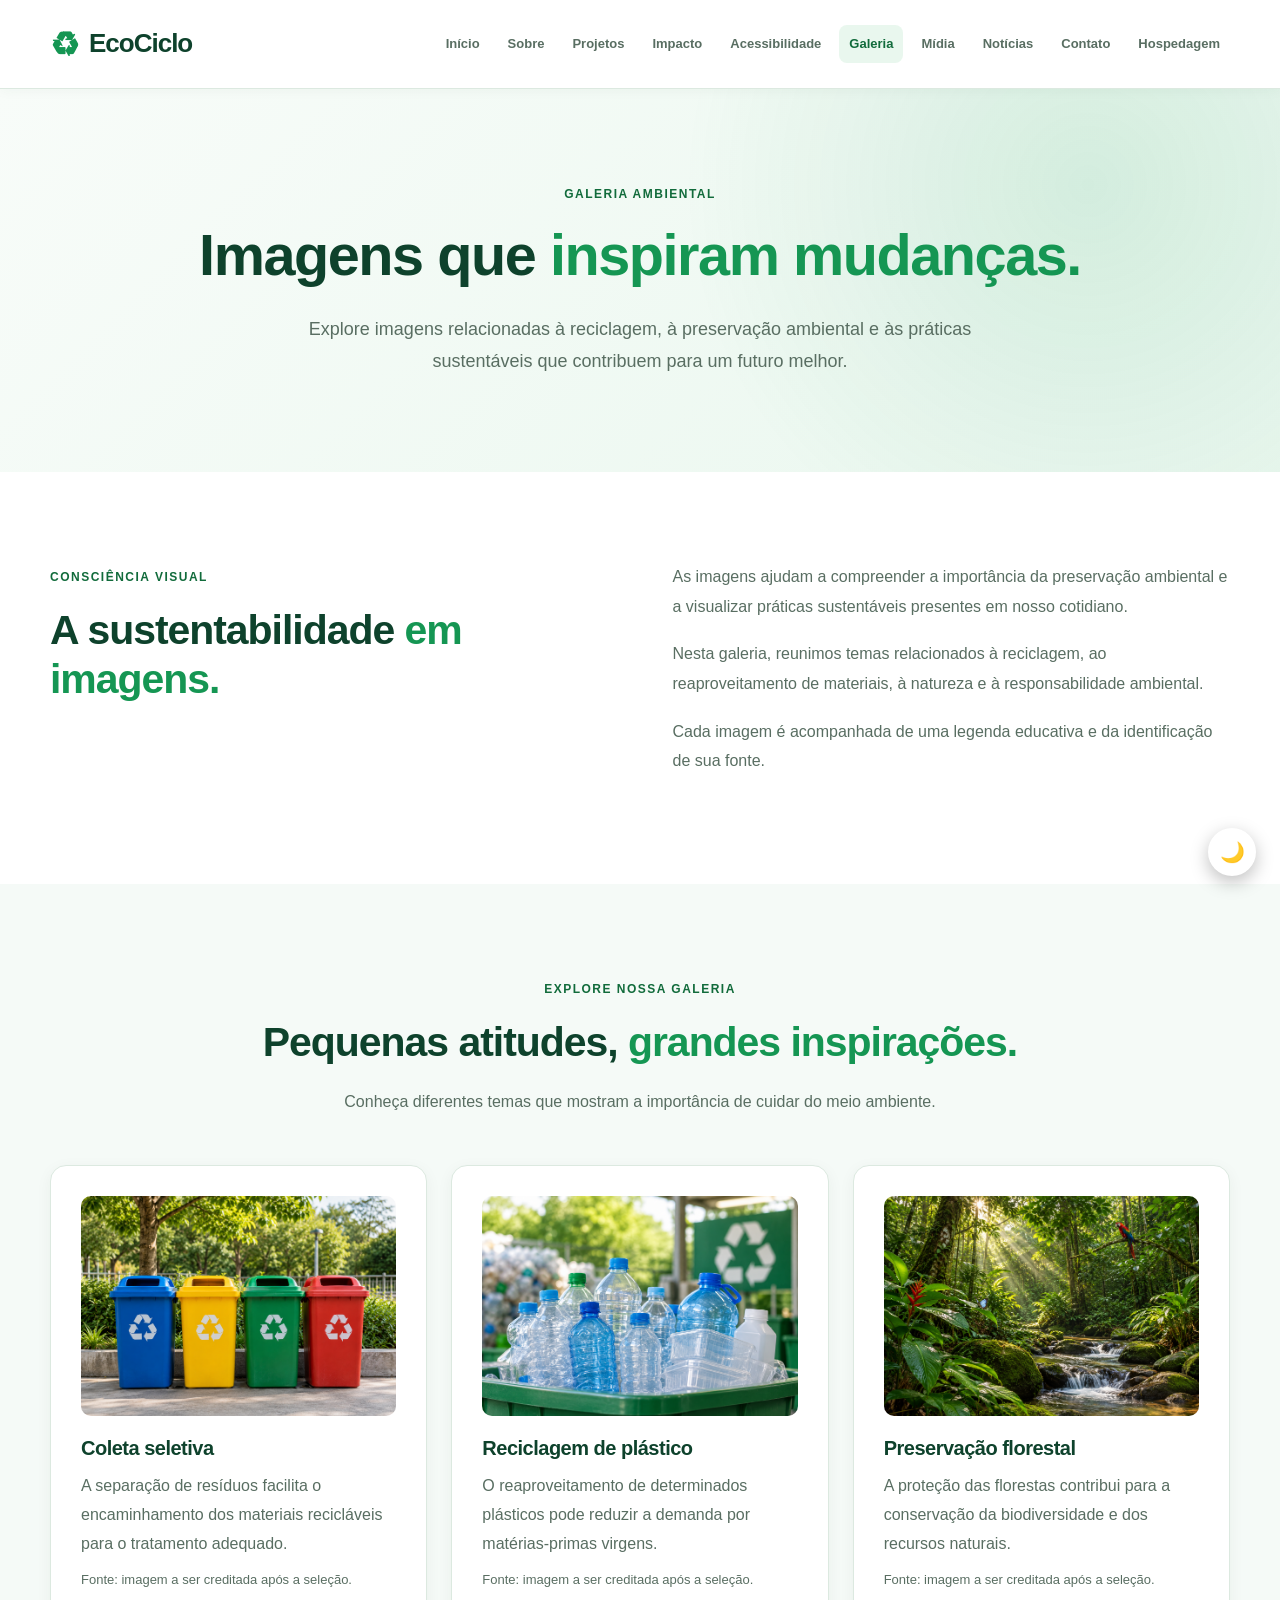
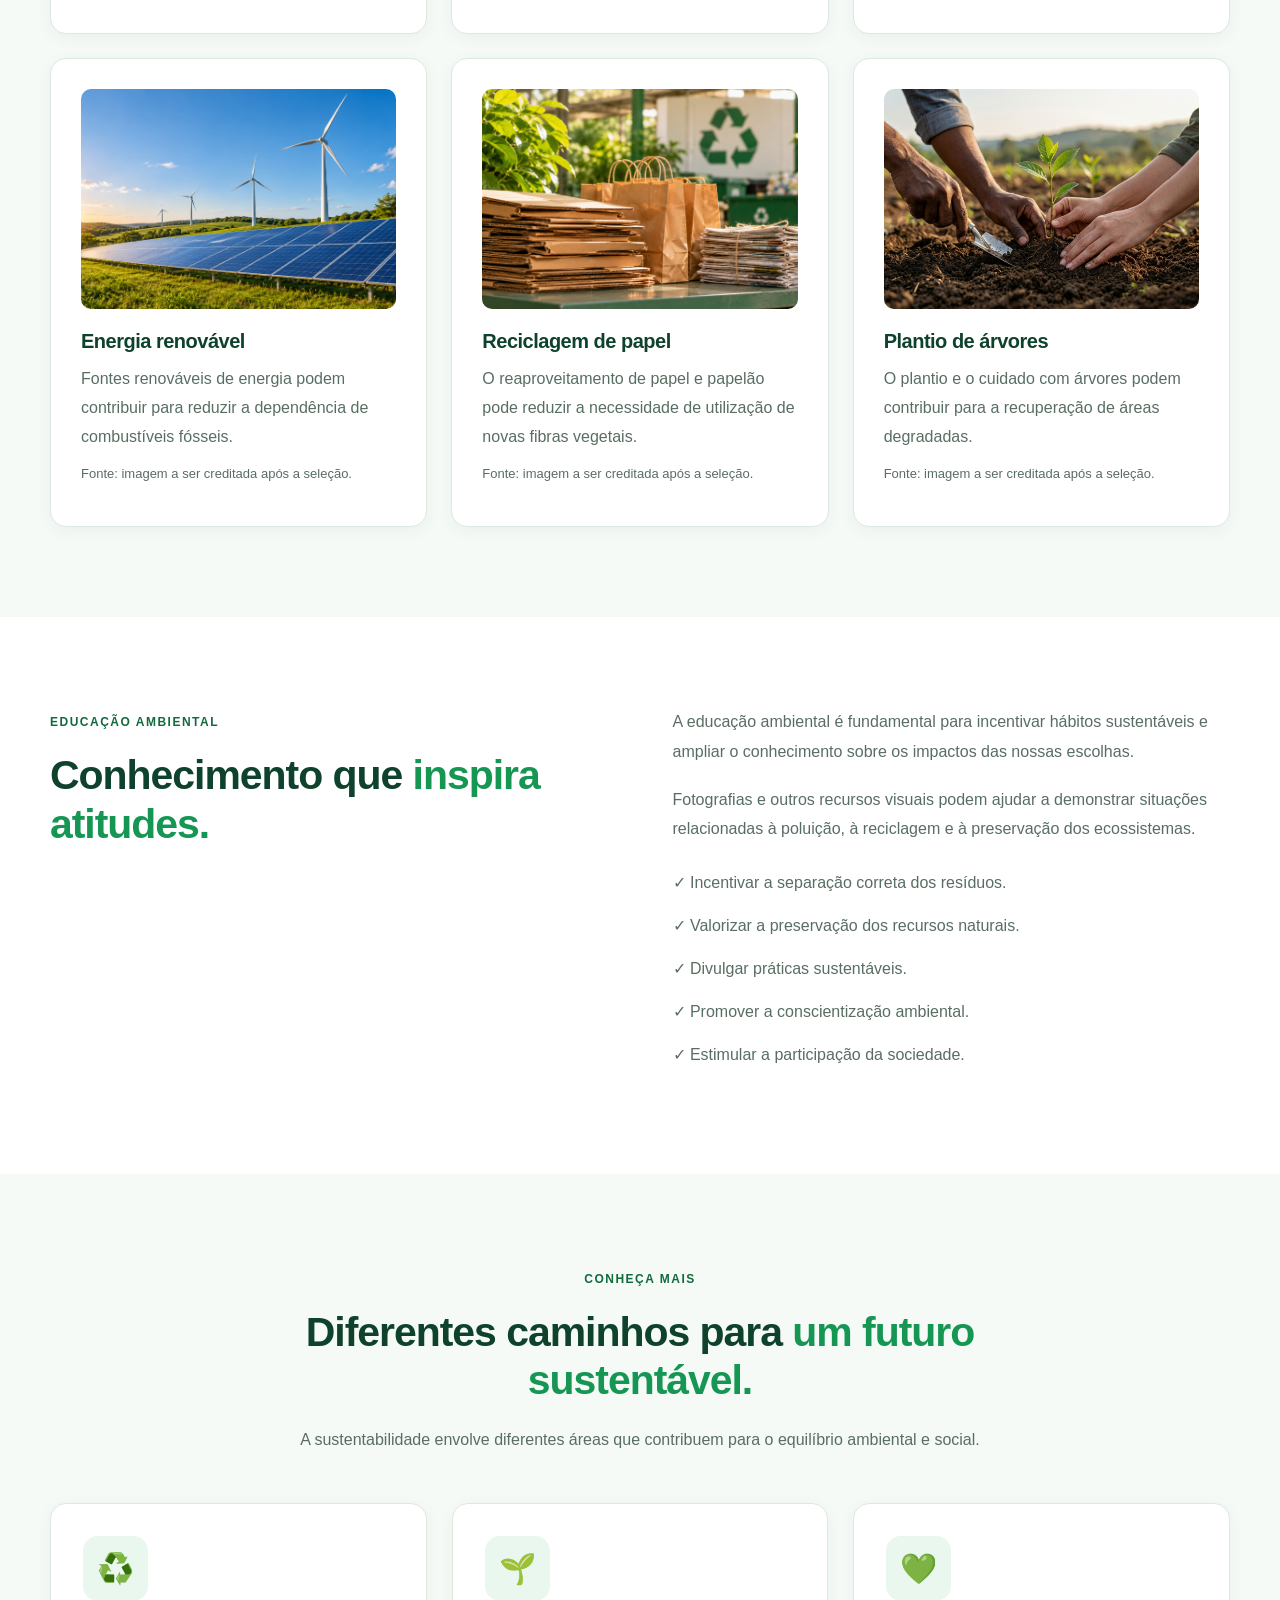
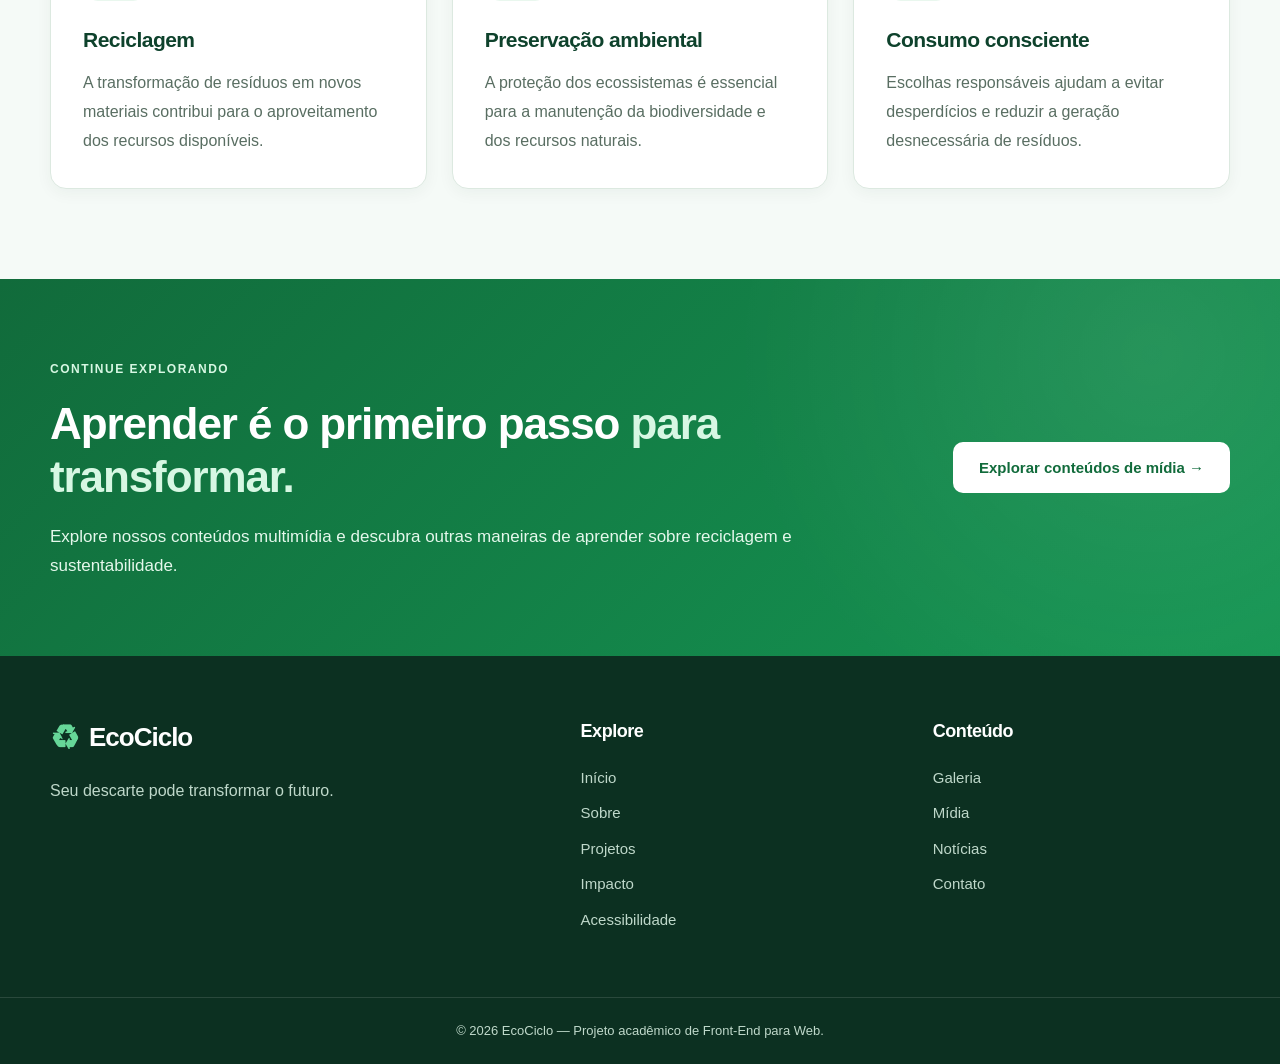
<file: galeria.html>
<!DOCTYPE html>
<html lang="pt-BR">
<head>
    <meta charset="UTF-8">
    <meta name="viewport" content="width=device-width, initial-scale=1.0">
    <meta name="description" content="Explore a galeria do EcoCiclo com imagens sobre reciclagem, sustentabilidade e preservação ambiental.">
    <title>Galeria | EcoCiclo</title>

    <link rel="stylesheet" href="css/style.css">
</head>

<body>

    <!-- CABEÇALHO -->
    <header class="header">
        <div class="container header-content">

            <a href="index.html" class="logo">
                <span class="logo-icon">♻</span>
                <span>EcoCiclo</span>
            </a>

            <nav class="nav" aria-label="Navegação principal">
                <a href="index.html">Início</a>
                <a href="sobre.html">Sobre</a>
                <a href="projetos.html">Projetos</a>
                <a href="impacto.html">Impacto</a>
                <a href="acessibilidade.html">Acessibilidade</a>
                <a href="galeria.html" class="active" aria-current="page">Galeria</a>
                <a href="midia.html">Mídia</a>
                <a href="noticias.html">Notícias</a>
                <a href="contato.html">Contato</a>
                <a href="orcamento_hospedagem.html">Hospedagem</a>
            </nav>

        </div>
    </header>


    <main>

        <!-- HERO DA PÁGINA -->
        <section class="page-hero">
            <div class="container">

                <span class="tag">GALERIA AMBIENTAL</span>

                <h1>
                    Imagens que
                    <span>inspiram mudanças.</span>
                </h1>

                <p>
                    Explore imagens relacionadas à reciclagem,
                    à preservação ambiental e às práticas
                    sustentáveis que contribuem para um
                    futuro melhor.
                </p>

            </div>
        </section>


        <!-- INTRODUÇÃO -->
        <section class="section">
            <div class="container two-columns">

                <div>

                    <span class="tag">CONSCIÊNCIA VISUAL</span>

                    <h2>
                        A sustentabilidade
                        <span>em imagens.</span>
                    </h2>

                </div>

                <div class="content-text">

                    <p>
                        As imagens ajudam a compreender
                        a importância da preservação ambiental
                        e a visualizar práticas sustentáveis
                        presentes em nosso cotidiano.
                    </p>

                    <p>
                        Nesta galeria, reunimos temas
                        relacionados à reciclagem,
                        ao reaproveitamento de materiais,
                        à natureza e à responsabilidade
                        ambiental.
                    </p>

                    <p>
                        Cada imagem é acompanhada de
                        uma legenda educativa e da
                        identificação de sua fonte.
                    </p>

                </div>

            </div>
        </section>


        <!-- GALERIA DE IMAGENS -->
        <section class="section section-light">
            <div class="container">

                <div class="section-title">

                    <span class="tag">EXPLORE NOSSA GALERIA</span>

                    <h2>
                        Pequenas atitudes,
                        <span>grandes inspirações.</span>
                    </h2>

                    <p>
                        Conheça diferentes temas que
                        mostram a importância de cuidar
                        do meio ambiente.
                    </p>

                </div>


                <div class="values-grid">

                    <!-- IMAGEM 1 -->
                    <article class="value-card">

                        <figure>

                            <img src="img/Estação de Reciclagem no Parque-1.png"
                                alt="Lixeiras de coleta seletiva destinadas à separação de resíduos recicláveis."
                                loading="lazy"
                                style="
                                    width: 100%;
                                    height: 220px;
                                    object-fit: cover;
                                    border-radius: 10px;
                                "
                            >

                            <figcaption>

                                <h3>Coleta seletiva</h3>

                                <p>
                                    A separação de resíduos
                                    facilita o encaminhamento
                                    dos materiais recicláveis
                                    para o tratamento adequado.
                                </p>

                                <p>
                                    <small>
                                        Fonte: imagem a ser
                                        creditada após a seleção.
                                    </small>
                                </p>

                            </figcaption>

                        </figure>

                    </article>


                    <!-- IMAGEM 2 -->
                    <article class="value-card">

                        <figure>

                            <img
                                src="img/Reciclagem Verde em Foco-2.png"
                                alt="Materiais plásticos separados para reciclagem."
                                loading="lazy"
                                style="
                                    width: 100%;
                                    height: 220px;
                                    object-fit: cover;
                                    border-radius: 10px;
                                "
                            >

                            <figcaption>

                                <h3>Reciclagem de plástico</h3>

                                <p>
                                    O reaproveitamento de
                                    determinados plásticos
                                    pode reduzir a demanda
                                    por matérias-primas virgens.
                                </p>

                                <p>
                                    <small>
                                        Fonte: imagem a ser
                                        creditada após a seleção.
                                    </small>
                                </p>

                            </figcaption>

                        </figure>

                    </article>


                    <!-- IMAGEM 3 -->
                    <article class="value-card">

                        <figure>

                            <img
                                src="img/Floresta Tropical com Arara e Cachoeira-3.png"
                                alt="Área de floresta com vegetação preservada."
                                loading="lazy"
                                style="
                                    width: 100%;
                                    height: 220px;
                                    object-fit: cover;
                                    border-radius: 10px;
                                "
                            >

                            <figcaption>

                                <h3>Preservação florestal</h3>

                                <p>
                                    A proteção das florestas
                                    contribui para a conservação
                                    da biodiversidade e dos
                                    recursos naturais.
                                </p>

                                <p>
                                    <small>
                                        Fonte: imagem a ser
                                        creditada após a seleção.
                                    </small>
                                </p>

                            </figcaption>

                        </figure>

                    </article>


                    <!-- IMAGEM 4 -->
                    <article class="value-card">

                        <figure>

                            <img
                                src="img/Horizonte de Energia Renovável-4.png"
                                alt="Painéis solares utilizados para geração de energia renovável."
                                loading="lazy"
                                style="
                                    width: 100%;
                                    height: 220px;
                                    object-fit: cover;
                                    border-radius: 10px;
                                "
                            >

                            <figcaption>

                                <h3>Energia renovável</h3>

                                <p>
                                    Fontes renováveis de energia
                                    podem contribuir para reduzir
                                    a dependência de combustíveis
                                    fósseis.
                                </p>

                                <p>
                                    <small>
                                        Fonte: imagem a ser
                                        creditada após a seleção.
                                    </small>
                                </p>

                            </figcaption>

                        </figure>

                    </article>


                    <!-- IMAGEM 5 -->
                    <article class="value-card">

                        <figure>

                            <img
                                src="img/Mesa de Reciclagem ao Sol-5.png"
                                alt="Papéis e papelões organizados para coleta e reciclagem."
                                loading="lazy"
                                style="
                                    width: 100%;
                                    height: 220px;
                                    object-fit: cover;
                                    border-radius: 10px;
                                "
                            >

                            <figcaption>

                                <h3>Reciclagem de papel</h3>

                                <p>
                                    O reaproveitamento de papel
                                    e papelão pode reduzir
                                    a necessidade de utilização
                                    de novas fibras vegetais.
                                </p>

                                <p>
                                    <small>
                                        Fonte: imagem a ser
                                        creditada após a seleção.
                                    </small>
                                </p>

                            </figcaption>

                        </figure>

                    </article>


                    <!-- IMAGEM 6 -->
                    <article class="value-card">

                        <figure>

                            <img
                                src="img/Gemini_Generated_Image_mz2060mz2060mz20.jpeg"
                                alt="Pessoa realizando o plantio de uma muda de árvore."
                                loading="lazy"
                                style="
                                    width: 100%;
                                    height: 220px;
                                    object-fit: cover;
                                    border-radius: 10px;
                                "
                            >

                            <figcaption>

                                <h3>Plantio de árvores</h3>

                                <p>
                                    O plantio e o cuidado
                                    com árvores podem contribuir
                                    para a recuperação de
                                    áreas degradadas.
                                </p>

                                <p>
                                    <small>
                                        Fonte: imagem a ser
                                        creditada após a seleção.
                                    </small>
                                </p>

                            </figcaption>

                        </figure>

                    </article>

                </div>

            </div>
        </section>


        <!-- IMPORTÂNCIA DAS IMAGENS -->
        <section class="section">
            <div class="container two-columns">

                <div>

                    <span class="tag">EDUCAÇÃO AMBIENTAL</span>

                    <h2>
                        Conhecimento que
                        <span>inspira atitudes.</span>
                    </h2>

                </div>

                <div class="content-text">

                    <p>
                        A educação ambiental é fundamental
                        para incentivar hábitos sustentáveis
                        e ampliar o conhecimento sobre
                        os impactos das nossas escolhas.
                    </p>

                    <p>
                        Fotografias e outros recursos visuais
                        podem ajudar a demonstrar situações
                        relacionadas à poluição, à reciclagem
                        e à preservação dos ecossistemas.
                    </p>

                    <ul class="check-list">

                        <li>
                            ✓ Incentivar a separação
                            correta dos resíduos.
                        </li>

                        <li>
                            ✓ Valorizar a preservação
                            dos recursos naturais.
                        </li>

                        <li>
                            ✓ Divulgar práticas
                            sustentáveis.
                        </li>

                        <li>
                            ✓ Promover a conscientização
                            ambiental.
                        </li>

                        <li>
                            ✓ Estimular a participação
                            da sociedade.
                        </li>

                    </ul>

                </div>

            </div>
        </section>


        <!-- TEMAS DA SUSTENTABILIDADE -->
        <section class="section section-light">
            <div class="container">

                <div class="section-title">

                    <span class="tag">CONHEÇA MAIS</span>

                    <h2>
                        Diferentes caminhos para
                        <span>um futuro sustentável.</span>
                    </h2>

                    <p>
                        A sustentabilidade envolve
                        diferentes áreas que contribuem
                        para o equilíbrio ambiental
                        e social.
                    </p>

                </div>


                <div class="cards">

                    <article class="card">

                        <div class="card-icon">♻️</div>

                        <h3>Reciclagem</h3>

                        <p>
                            A transformação de resíduos
                            em novos materiais contribui
                            para o aproveitamento
                            dos recursos disponíveis.
                        </p>

                    </article>


                    <article class="card">

                        <div class="card-icon">🌱</div>

                        <h3>Preservação ambiental</h3>

                        <p>
                            A proteção dos ecossistemas
                            é essencial para a manutenção
                            da biodiversidade e dos
                            recursos naturais.
                        </p>

                    </article>


                    <article class="card">

                        <div class="card-icon">💚</div>

                        <h3>Consumo consciente</h3>

                        <p>
                            Escolhas responsáveis ajudam
                            a evitar desperdícios
                            e reduzir a geração
                            desnecessária de resíduos.
                        </p>

                    </article>

                </div>

            </div>
        </section>


        <!-- CHAMADA FINAL -->
        <section class="cta">

            <div class="container cta-content">

                <div>

                    <span class="tag">CONTINUE EXPLORANDO</span>

                    <h2>
                        Aprender é o primeiro passo
                        <span>para transformar.</span>
                    </h2>

                    <p>
                        Explore nossos conteúdos multimídia
                        e descubra outras maneiras
                        de aprender sobre reciclagem
                        e sustentabilidade.
                    </p>

                </div>

                <a href="midia.html" class="btn btn-white">
                    Explorar conteúdos de mídia →
                </a>

            </div>

        </section>

    </main>


    <!-- RODAPÉ -->
    <footer class="footer">

        <div class="container footer-content">

            <div class="footer-brand">

                <a href="index.html" class="logo">
                    <span class="logo-icon">♻</span>
                    <span>EcoCiclo</span>
                </a>

                <p>
                    Seu descarte pode transformar o futuro.
                </p>

            </div>


            <div class="footer-links">

                <h3>Explore</h3>

                <a href="index.html">Início</a>
                <a href="sobre.html">Sobre</a>
                <a href="projetos.html">Projetos</a>
                <a href="impacto.html">Impacto</a>
                <a href="acessibilidade.html">Acessibilidade</a>

            </div>


            <div class="footer-links">

                <h3>Conteúdo</h3>

                <a href="galeria.html">Galeria</a>
                <a href="midia.html">Mídia</a>
                <a href="noticias.html">Notícias</a>
                <a href="contato.html">Contato</a>

            </div>

        </div>


        <div class="footer-bottom">
            <p>
                © 2026 EcoCiclo — Projeto acadêmico de Front-End para Web.
            </p>
        </div>

    </footer>

<script src="script.js"></script></body>
</html>
</file>
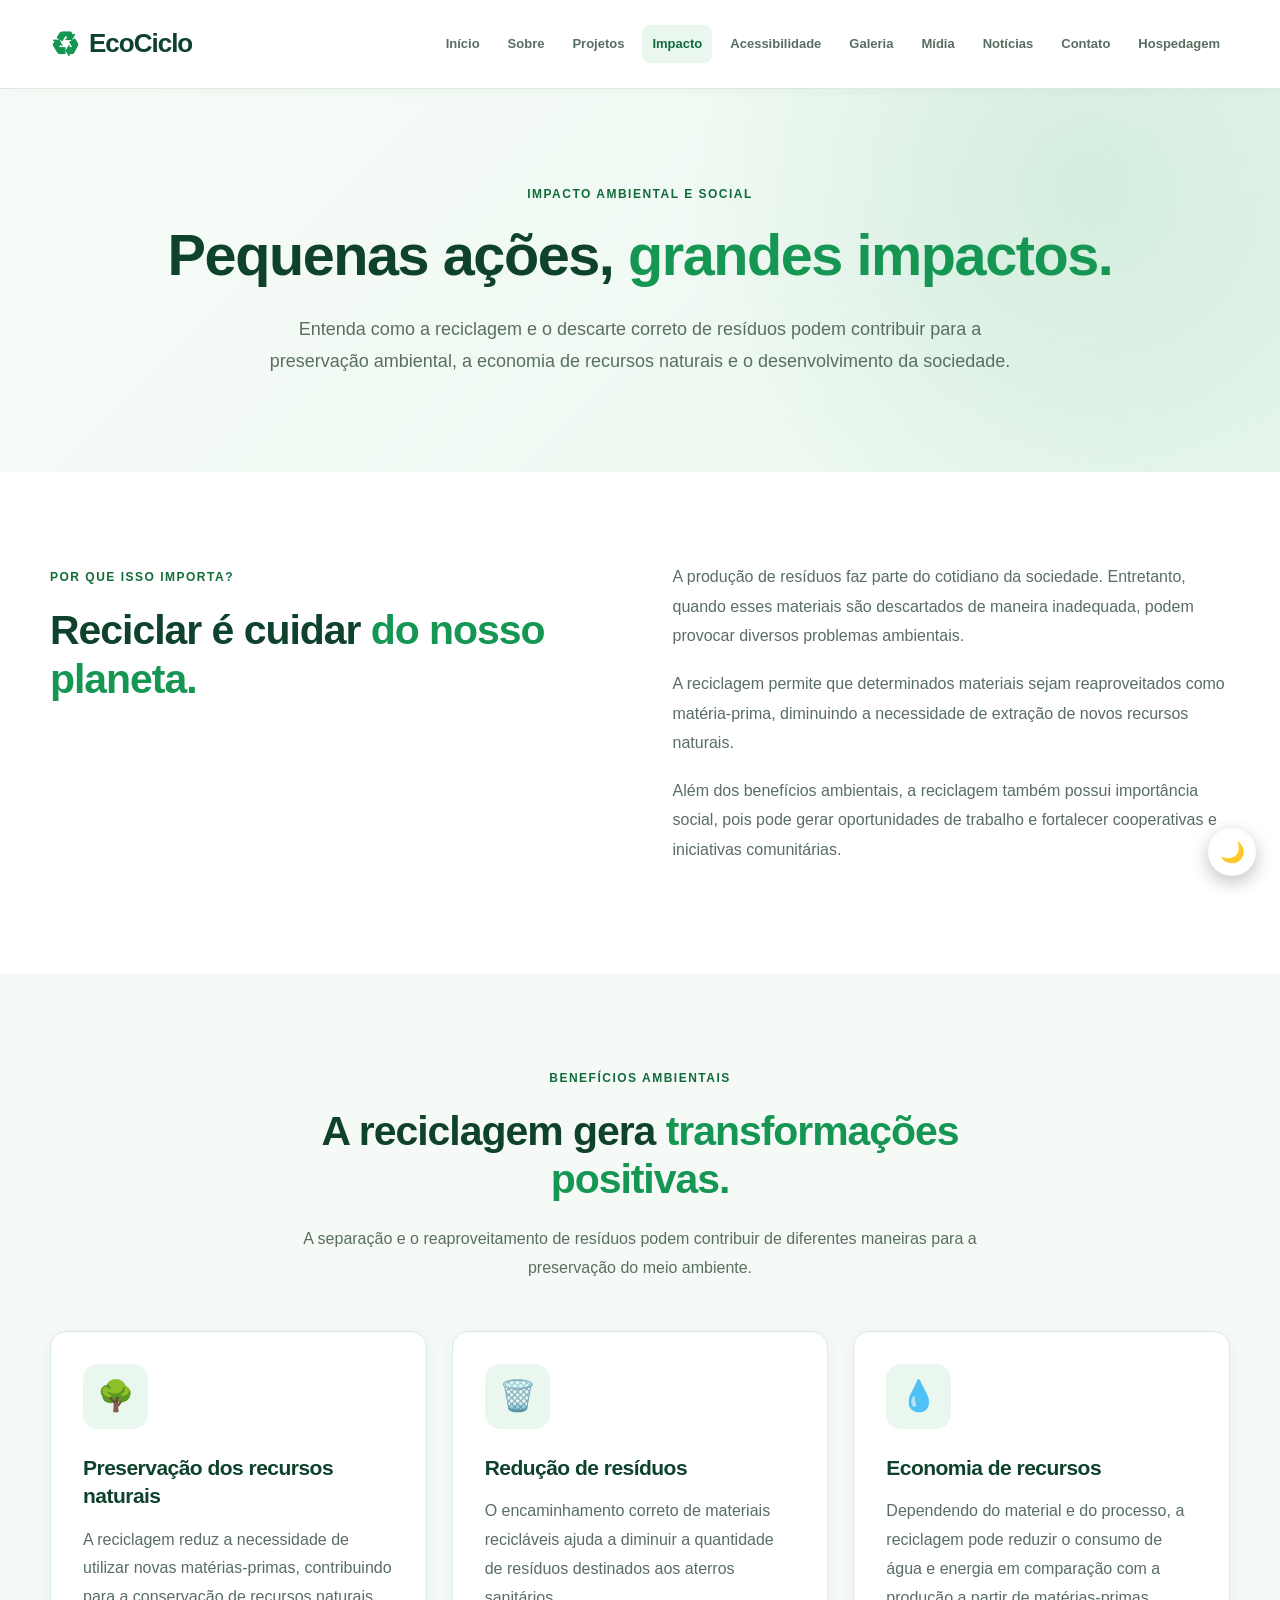
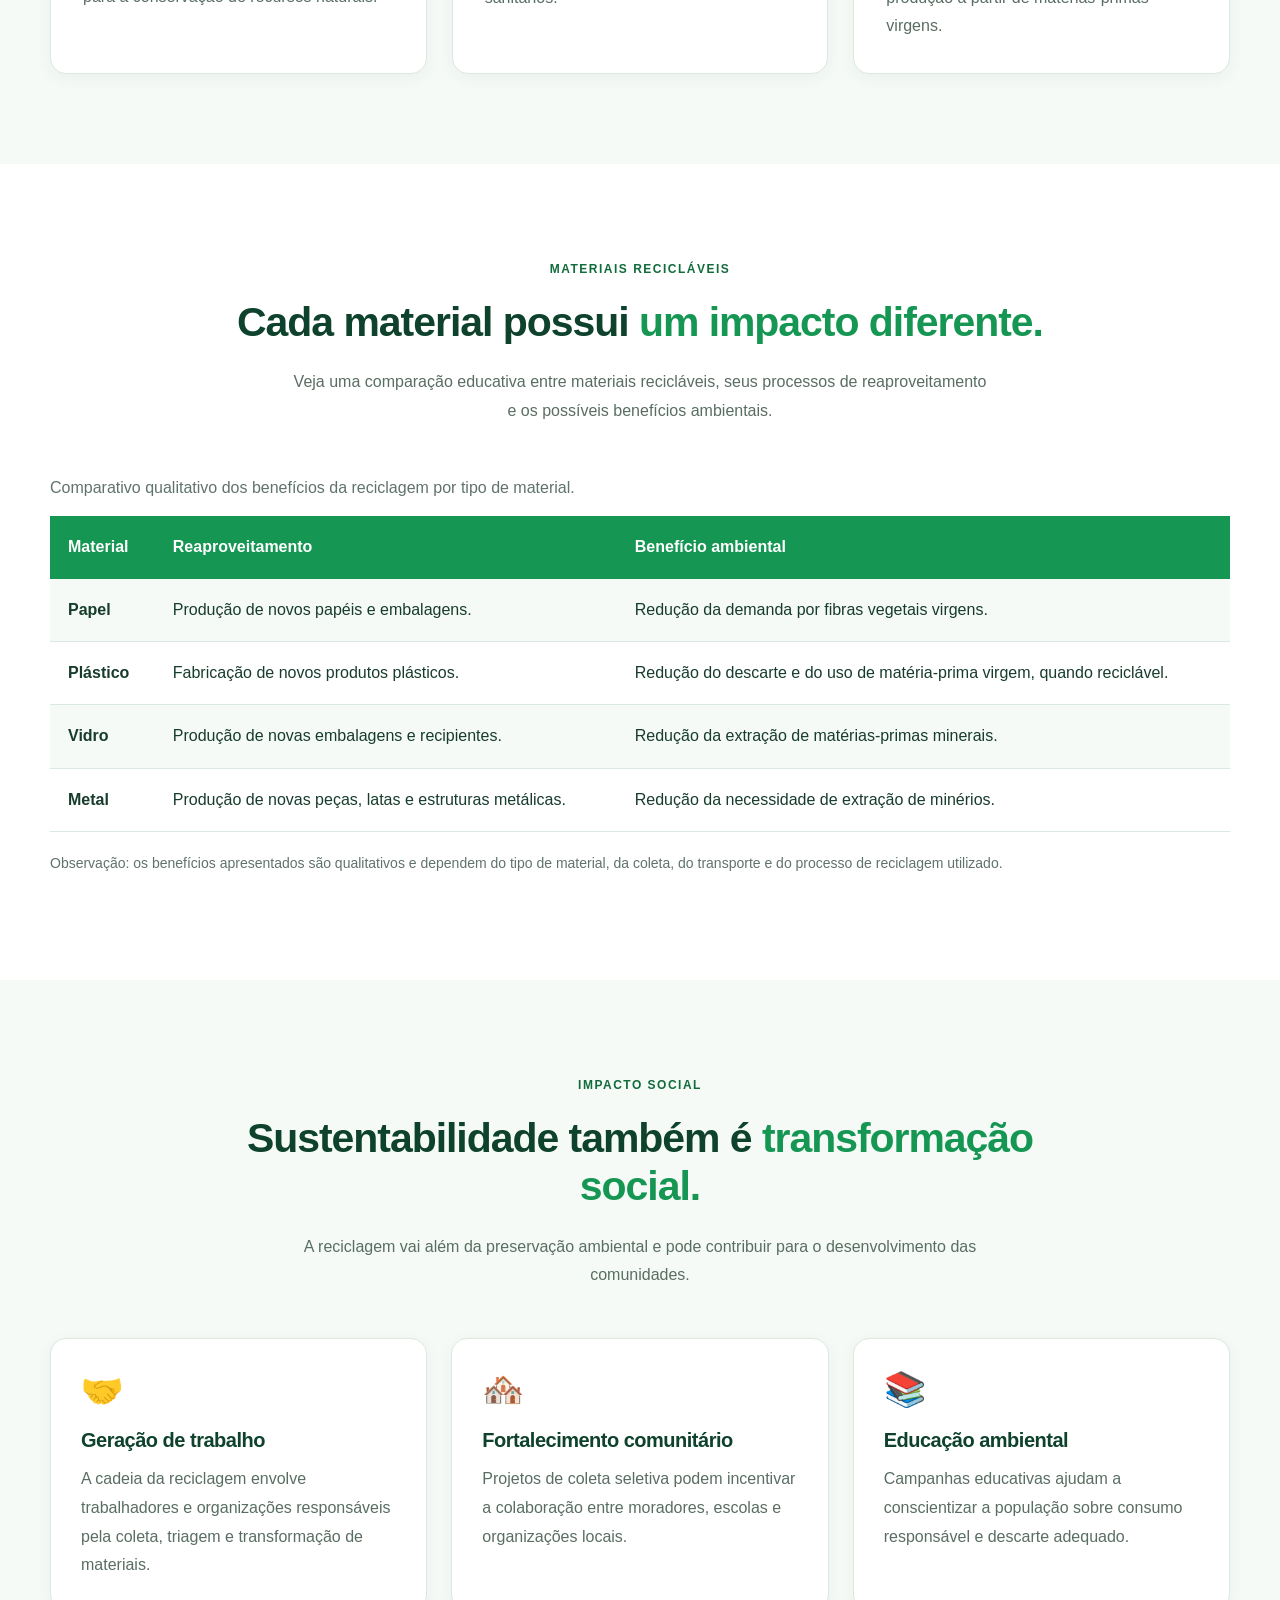
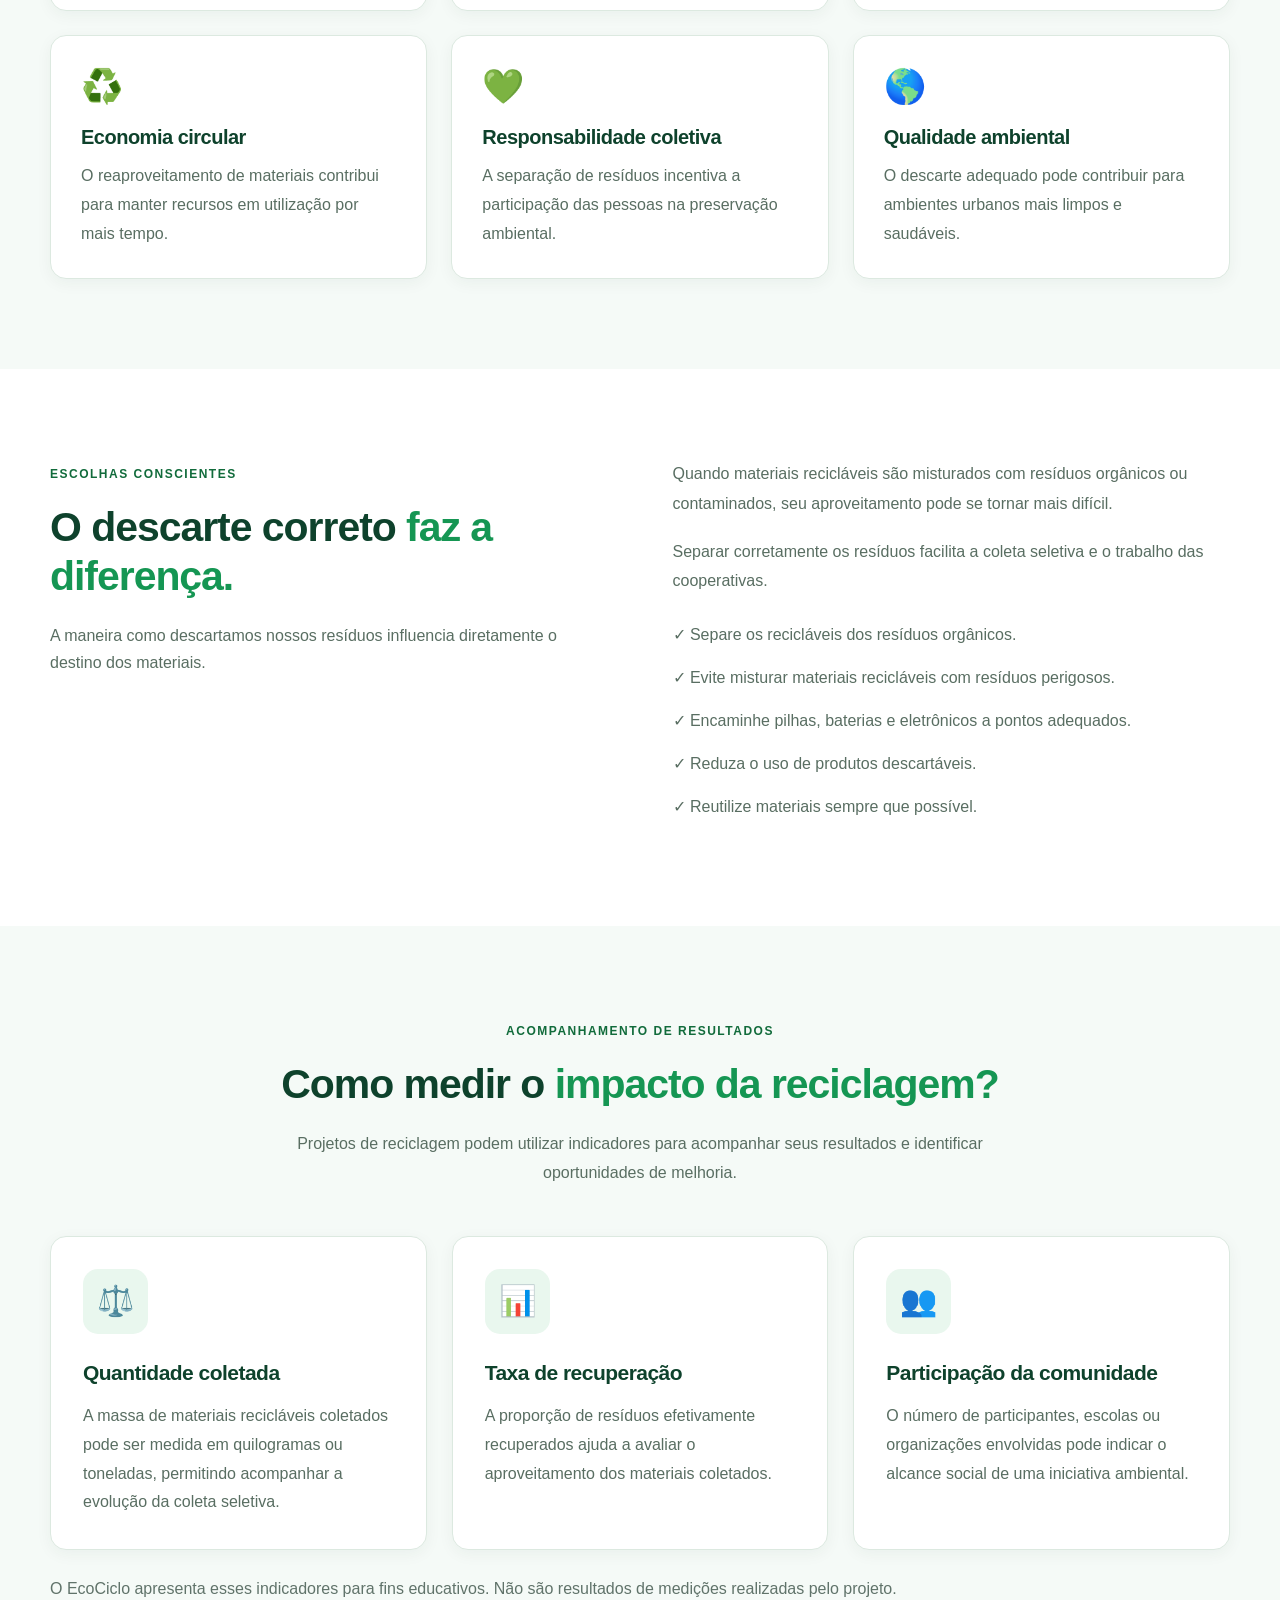
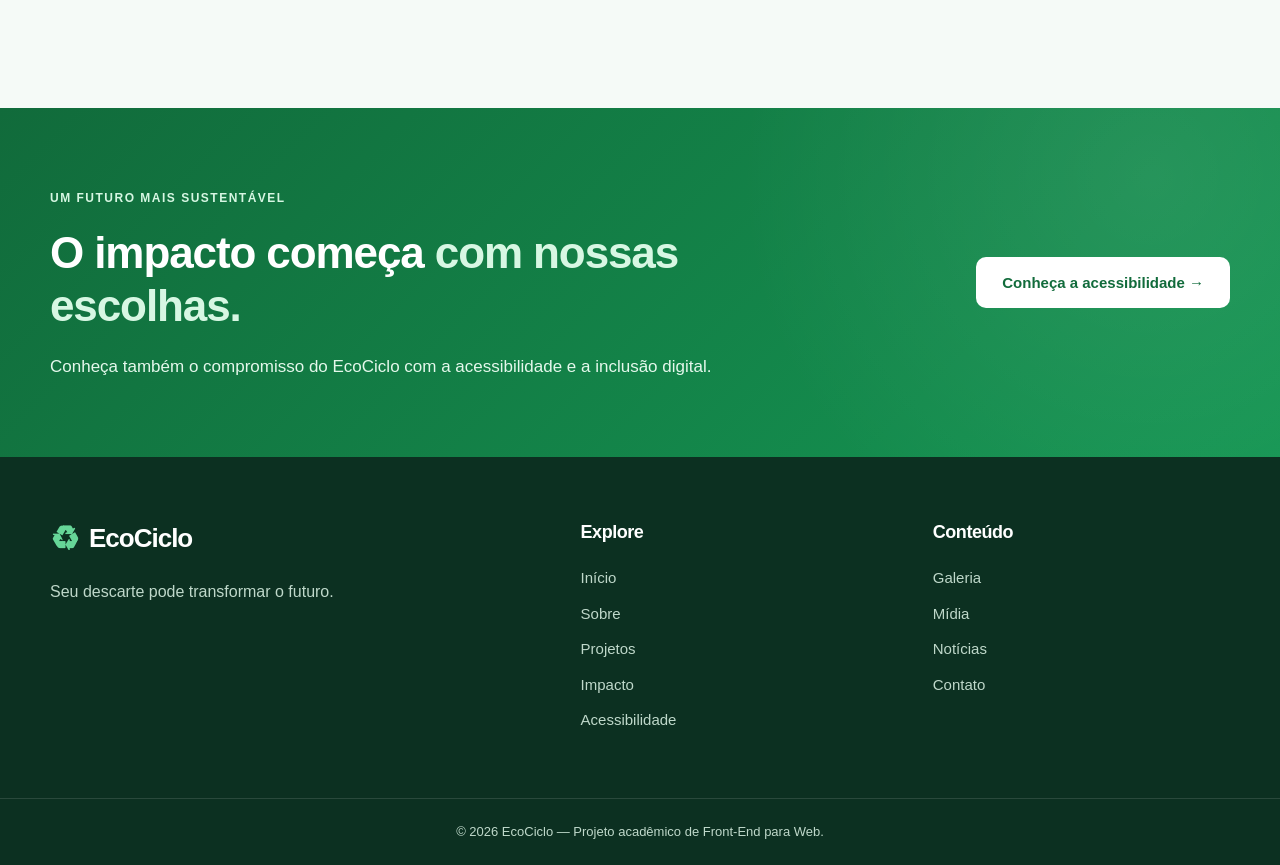
<file: impacto.html>
<!DOCTYPE html>
<html lang="pt-BR">
<head>
    <meta charset="UTF-8">
    <meta name="viewport" content="width=device-width, initial-scale=1.0">
    <meta name="description" content="Conheça os impactos ambientais e sociais da reciclagem e descubra como o descarte correto contribui para um futuro sustentável.">
    <title>Impacto | EcoCiclo</title>

    <link rel="stylesheet" href="css/style.css">
</head>

<body>

    <!-- CABEÇALHO -->
    <header class="header">
        <div class="container header-content">

            <a href="index.html" class="logo">
                <span class="logo-icon">♻</span>
                <span>EcoCiclo</span>
            </a>

            <nav class="nav" aria-label="Navegação principal">
                <a href="index.html">Início</a>
                <a href="sobre.html">Sobre</a>
                <a href="projetos.html">Projetos</a>
                <a href="impacto.html" class="active" aria-current="page">Impacto</a>
                <a href="acessibilidade.html">Acessibilidade</a>
                <a href="galeria.html">Galeria</a>
                <a href="midia.html">Mídia</a>
                <a href="noticias.html">Notícias</a>
                <a href="contato.html">Contato</a>
                <a href="orcamento_hospedagem.html">Hospedagem</a>
            </nav>

        </div>
    </header>


    <main>

        <!-- HERO DA PÁGINA -->
        <section class="page-hero">
            <div class="container">

                <span class="tag">IMPACTO AMBIENTAL E SOCIAL</span>

                <h1>
                    Pequenas ações,
                    <span>grandes impactos.</span>
                </h1>

                <p>
                    Entenda como a reciclagem e o descarte correto
                    de resíduos podem contribuir para a preservação
                    ambiental, a economia de recursos naturais e
                    o desenvolvimento da sociedade.
                </p>

            </div>
        </section>


        <!-- IMPORTÂNCIA DA RECICLAGEM -->
        <section class="section">
            <div class="container two-columns">

                <div>
                    <span class="tag">POR QUE ISSO IMPORTA?</span>

                    <h2>
                        Reciclar é cuidar
                        <span>do nosso planeta.</span>
                    </h2>
                </div>

                <div class="content-text">

                    <p>
                        A produção de resíduos faz parte do cotidiano
                        da sociedade. Entretanto, quando esses materiais
                        são descartados de maneira inadequada, podem
                        provocar diversos problemas ambientais.
                    </p>

                    <p>
                        A reciclagem permite que determinados materiais
                        sejam reaproveitados como matéria-prima,
                        diminuindo a necessidade de extração de
                        novos recursos naturais.
                    </p>

                    <p>
                        Além dos benefícios ambientais, a reciclagem
                        também possui importância social, pois pode
                        gerar oportunidades de trabalho e fortalecer
                        cooperativas e iniciativas comunitárias.
                    </p>

                </div>

            </div>
        </section>


        <!-- BENEFÍCIOS AMBIENTAIS -->
        <section class="section section-light">
            <div class="container">

                <div class="section-title">

                    <span class="tag">BENEFÍCIOS AMBIENTAIS</span>

                    <h2>
                        A reciclagem gera
                        <span>transformações positivas.</span>
                    </h2>

                    <p>
                        A separação e o reaproveitamento de resíduos
                        podem contribuir de diferentes maneiras
                        para a preservação do meio ambiente.
                    </p>

                </div>


                <div class="cards">

                    <article class="card">

                        <div class="card-icon">🌳</div>

                        <h3>Preservação dos recursos naturais</h3>

                        <p>
                            A reciclagem reduz a necessidade de
                            utilizar novas matérias-primas,
                            contribuindo para a conservação
                            de recursos naturais.
                        </p>

                    </article>


                    <article class="card">

                        <div class="card-icon">🗑️</div>

                        <h3>Redução de resíduos</h3>

                        <p>
                            O encaminhamento correto de materiais
                            recicláveis ajuda a diminuir a quantidade
                            de resíduos destinados aos aterros
                            sanitários.
                        </p>

                    </article>


                    <article class="card">

                        <div class="card-icon">💧</div>

                        <h3>Economia de recursos</h3>

                        <p>
                            Dependendo do material e do processo,
                            a reciclagem pode reduzir o consumo
                            de água e energia em comparação
                            com a produção a partir de
                            matérias-primas virgens.
                        </p>

                    </article>

                </div>

            </div>
        </section>


        <!-- TABELA COMPARATIVA -->
        <section class="section">
            <div class="container">

                <div class="section-title">

                    <span class="tag">MATERIAIS RECICLÁVEIS</span>

                    <h2>
                        Cada material possui
                        <span>um impacto diferente.</span>
                    </h2>

                    <p>
                        Veja uma comparação educativa entre
                        materiais recicláveis, seus processos
                        de reaproveitamento e os possíveis
                        benefícios ambientais.
                    </p>

                </div>


                <!-- TABELA HTML5 -->
                <div style="overflow-x: auto;">

                    <table style="
                        width: 100%;
                        border-collapse: collapse;
                        text-align: left;
                        min-width: 650px;
                    ">

                        <caption style="
                            text-align: left;
                            margin-bottom: 15px;
                            color: #60736a;
                        ">
                            Comparativo qualitativo dos benefícios
                            da reciclagem por tipo de material.
                        </caption>

                        <thead>
                            <tr style="
                                background: #159653;
                                color: white;
                            ">

                                <th scope="col" style="padding: 18px;">
                                    Material
                                </th>

                                <th scope="col" style="padding: 18px;">
                                    Reaproveitamento
                                </th>

                                <th scope="col" style="padding: 18px;">
                                    Benefício ambiental
                                </th>

                            </tr>
                        </thead>

                        <tbody>

                            <tr style="background: #f5faf7;">

                                <th scope="row" style="padding: 18px;">
                                    Papel
                                </th>

                                <td style="padding: 18px;">
                                    Produção de novos papéis
                                    e embalagens.
                                </td>

                                <td style="padding: 18px;">
                                    Redução da demanda por
                                    fibras vegetais virgens.
                                </td>

                            </tr>


                            <tr>

                                <th scope="row" style="padding: 18px;">
                                    Plástico
                                </th>

                                <td style="padding: 18px;">
                                    Fabricação de novos
                                    produtos plásticos.
                                </td>

                                <td style="padding: 18px;">
                                    Redução do descarte e
                                    do uso de matéria-prima
                                    virgem, quando reciclável.
                                </td>

                            </tr>


                            <tr style="background: #f5faf7;">

                                <th scope="row" style="padding: 18px;">
                                    Vidro
                                </th>

                                <td style="padding: 18px;">
                                    Produção de novas
                                    embalagens e recipientes.
                                </td>

                                <td style="padding: 18px;">
                                    Redução da extração
                                    de matérias-primas minerais.
                                </td>

                            </tr>


                            <tr>

                                <th scope="row" style="padding: 18px;">
                                    Metal
                                </th>

                                <td style="padding: 18px;">
                                    Produção de novas peças,
                                    latas e estruturas metálicas.
                                </td>

                                <td style="padding: 18px;">
                                    Redução da necessidade
                                    de extração de minérios.
                                </td>

                            </tr>

                        </tbody>

                    </table>

                </div>

                <p style="
                    margin-top: 20px;
                    color: #60736a;
                    font-size: 14px;
                ">
                    Observação: os benefícios apresentados são
                    qualitativos e dependem do tipo de material,
                    da coleta, do transporte e do processo
                    de reciclagem utilizado.
                </p>

            </div>
        </section>


        <!-- IMPACTOS SOCIAIS -->
        <section class="section section-light">
            <div class="container">

                <div class="section-title">

                    <span class="tag">IMPACTO SOCIAL</span>

                    <h2>
                        Sustentabilidade também é
                        <span>transformação social.</span>
                    </h2>

                    <p>
                        A reciclagem vai além da preservação
                        ambiental e pode contribuir para
                        o desenvolvimento das comunidades.
                    </p>

                </div>


                <div class="values-grid">

                    <article class="value-card">
                        <span>🤝</span>

                        <h3>Geração de trabalho</h3>

                        <p>
                            A cadeia da reciclagem envolve
                            trabalhadores e organizações
                            responsáveis pela coleta,
                            triagem e transformação
                            de materiais.
                        </p>
                    </article>


                    <article class="value-card">
                        <span>🏘️</span>

                        <h3>Fortalecimento comunitário</h3>

                        <p>
                            Projetos de coleta seletiva
                            podem incentivar a colaboração
                            entre moradores, escolas
                            e organizações locais.
                        </p>
                    </article>


                    <article class="value-card">
                        <span>📚</span>

                        <h3>Educação ambiental</h3>

                        <p>
                            Campanhas educativas ajudam
                            a conscientizar a população
                            sobre consumo responsável
                            e descarte adequado.
                        </p>
                    </article>


                    <article class="value-card">
                        <span>♻️</span>

                        <h3>Economia circular</h3>

                        <p>
                            O reaproveitamento de materiais
                            contribui para manter recursos
                            em utilização por mais tempo.
                        </p>
                    </article>


                    <article class="value-card">
                        <span>💚</span>

                        <h3>Responsabilidade coletiva</h3>

                        <p>
                            A separação de resíduos incentiva
                            a participação das pessoas
                            na preservação ambiental.
                        </p>
                    </article>


                    <article class="value-card">
                        <span>🌎</span>

                        <h3>Qualidade ambiental</h3>

                        <p>
                            O descarte adequado pode
                            contribuir para ambientes
                            urbanos mais limpos e
                            saudáveis.
                        </p>
                    </article>

                </div>

            </div>
        </section>


        <!-- COMPARAÇÃO DE PRÁTICAS -->
        <section class="section">
            <div class="container two-columns">

                <div>

                    <span class="tag">ESCOLHAS CONSCIENTES</span>

                    <h2>
                        O descarte correto
                        <span>faz a diferença.</span>
                    </h2>

                    <p>
                        A maneira como descartamos nossos
                        resíduos influencia diretamente
                        o destino dos materiais.
                    </p>

                </div>


                <div class="content-text">

                    <p>
                        Quando materiais recicláveis são
                        misturados com resíduos orgânicos
                        ou contaminados, seu aproveitamento
                        pode se tornar mais difícil.
                    </p>

                    <p>
                        Separar corretamente os resíduos
                        facilita a coleta seletiva e
                        o trabalho das cooperativas.
                    </p>

                    <ul class="check-list">

                        <li>
                            ✓ Separe os recicláveis
                            dos resíduos orgânicos.
                        </li>

                        <li>
                            ✓ Evite misturar materiais
                            recicláveis com resíduos perigosos.
                        </li>

                        <li>
                            ✓ Encaminhe pilhas, baterias
                            e eletrônicos a pontos adequados.
                        </li>

                        <li>
                            ✓ Reduza o uso de produtos
                            descartáveis.
                        </li>

                        <li>
                            ✓ Reutilize materiais sempre
                            que possível.
                        </li>

                    </ul>

                </div>

            </div>
        </section>


        <!-- RESULTADOS E INDICADORES -->
        <section class="section section-light">
            <div class="container">

                <div class="section-title">

                    <span class="tag">ACOMPANHAMENTO DE RESULTADOS</span>

                    <h2>
                        Como medir o
                        <span>impacto da reciclagem?</span>
                    </h2>

                    <p>
                        Projetos de reciclagem podem utilizar
                        indicadores para acompanhar seus
                        resultados e identificar oportunidades
                        de melhoria.
                    </p>

                </div>


                <div class="cards">

                    <article class="card">

                        <div class="card-icon">⚖️</div>

                        <h3>Quantidade coletada</h3>

                        <p>
                            A massa de materiais recicláveis
                            coletados pode ser medida em
                            quilogramas ou toneladas,
                            permitindo acompanhar a evolução
                            da coleta seletiva.
                        </p>

                    </article>


                    <article class="card">

                        <div class="card-icon">📊</div>

                        <h3>Taxa de recuperação</h3>

                        <p>
                            A proporção de resíduos
                            efetivamente recuperados
                            ajuda a avaliar o aproveitamento
                            dos materiais coletados.
                        </p>

                    </article>


                    <article class="card">

                        <div class="card-icon">👥</div>

                        <h3>Participação da comunidade</h3>

                        <p>
                            O número de participantes,
                            escolas ou organizações envolvidas
                            pode indicar o alcance social
                            de uma iniciativa ambiental.
                        </p>

                    </article>

                </div>

                <p style="
                    margin-top: 25px;
                    color: #60736a;
                ">
                    O EcoCiclo apresenta esses indicadores
                    para fins educativos. Não são resultados
                    de medições realizadas pelo projeto.
                </p>

            </div>
        </section>


        <!-- CHAMADA FINAL -->
        <section class="cta">

            <div class="container cta-content">

                <div>

                    <span class="tag">UM FUTURO MAIS SUSTENTÁVEL</span>

                    <h2>
                        O impacto começa
                        <span>com nossas escolhas.</span>
                    </h2>

                    <p>
                        Conheça também o compromisso
                        do EcoCiclo com a acessibilidade
                        e a inclusão digital.
                    </p>

                </div>

                <a href="acessibilidade.html" class="btn btn-white">
                    Conheça a acessibilidade →
                </a>

            </div>

        </section>

    </main>


    <!-- RODAPÉ -->
    <footer class="footer">

        <div class="container footer-content">

            <div class="footer-brand">

                <a href="index.html" class="logo">
                    <span class="logo-icon">♻</span>
                    <span>EcoCiclo</span>
                </a>

                <p>
                    Seu descarte pode transformar o futuro.
                </p>

            </div>


            <div class="footer-links">

                <h3>Explore</h3>

                <a href="index.html">Início</a>
                <a href="sobre.html">Sobre</a>
                <a href="projetos.html">Projetos</a>
                <a href="impacto.html">Impacto</a>
                <a href="acessibilidade.html">Acessibilidade</a>

            </div>


            <div class="footer-links">

                <h3>Conteúdo</h3>

                <a href="galeria.html">Galeria</a>
                <a href="midia.html">Mídia</a>
                <a href="noticias.html">Notícias</a>
                <a href="contato.html">Contato</a>

            </div>

        </div>


        <div class="footer-bottom">
            <p>
                © 2026 EcoCiclo — Projeto acadêmico de Front-End para Web.
            </p>
        </div>

    </footer>

<script src="script.js"></script></body>
</html>
</file>
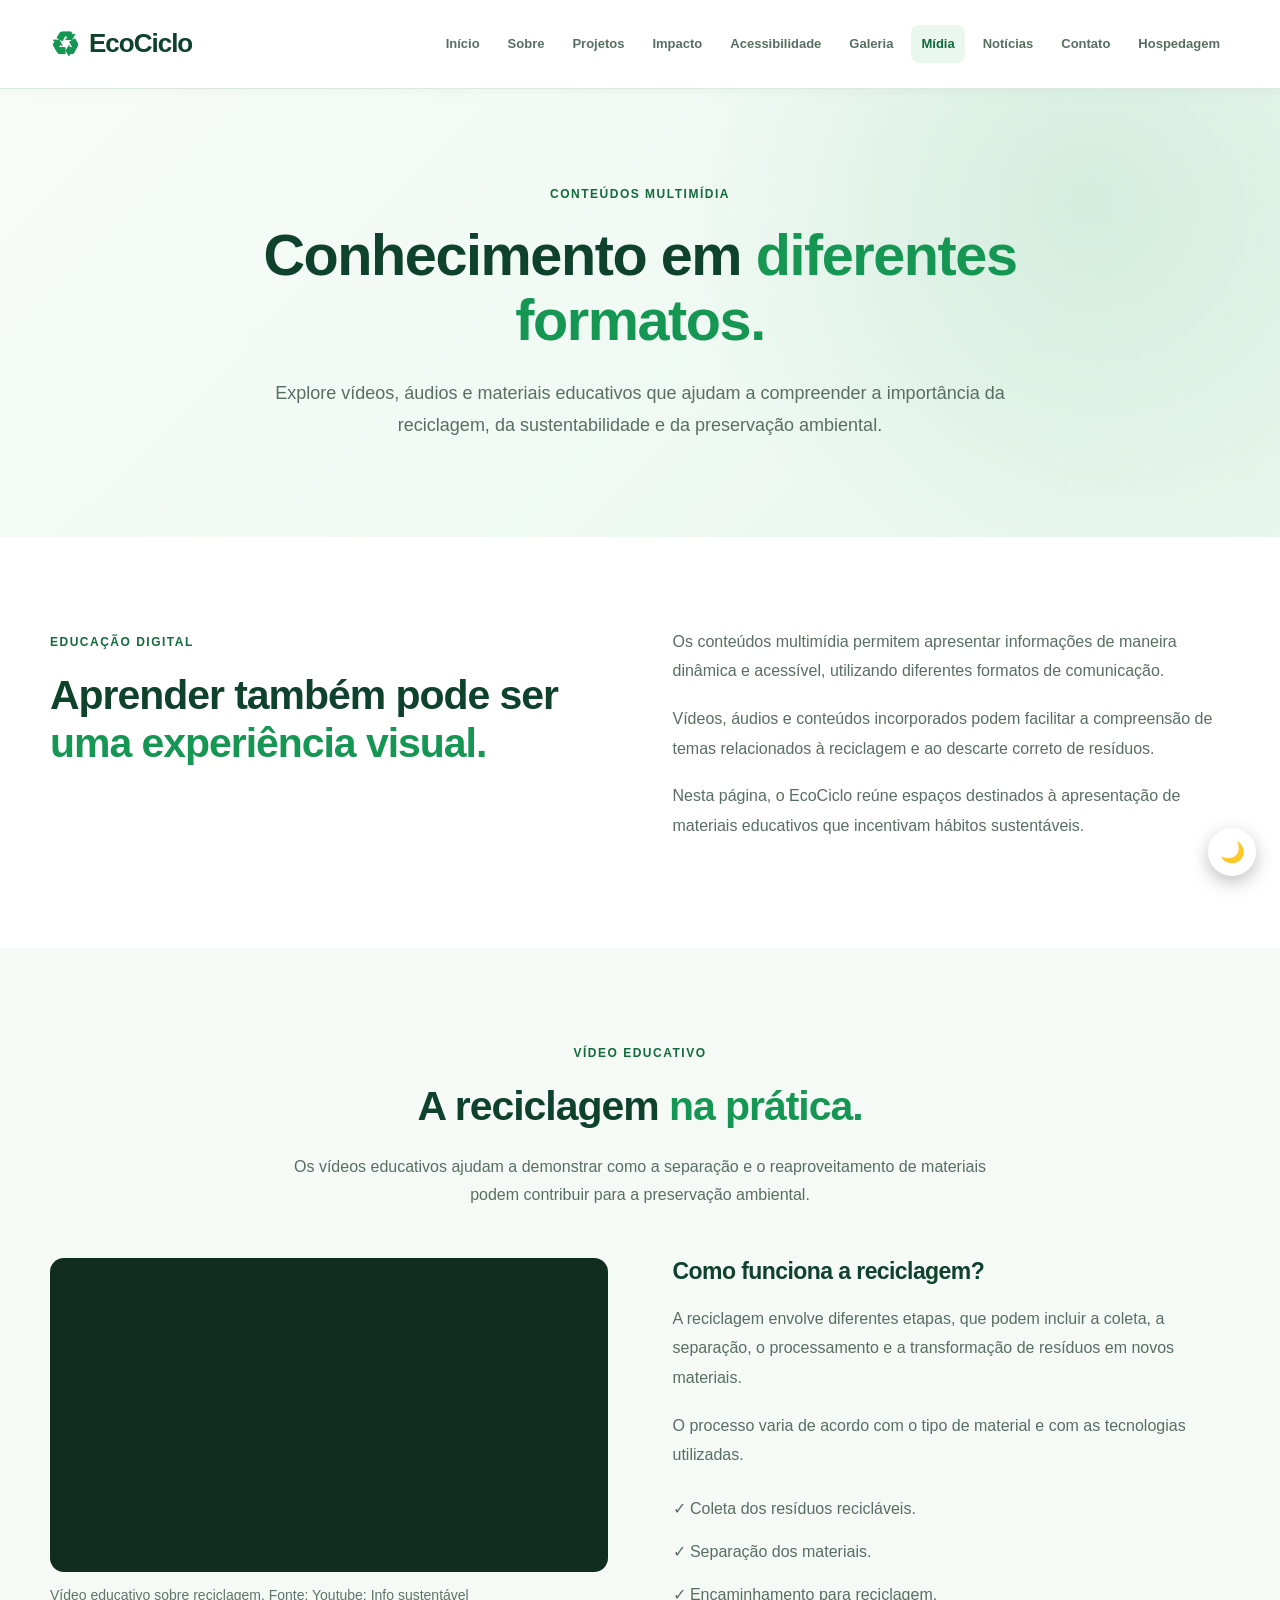
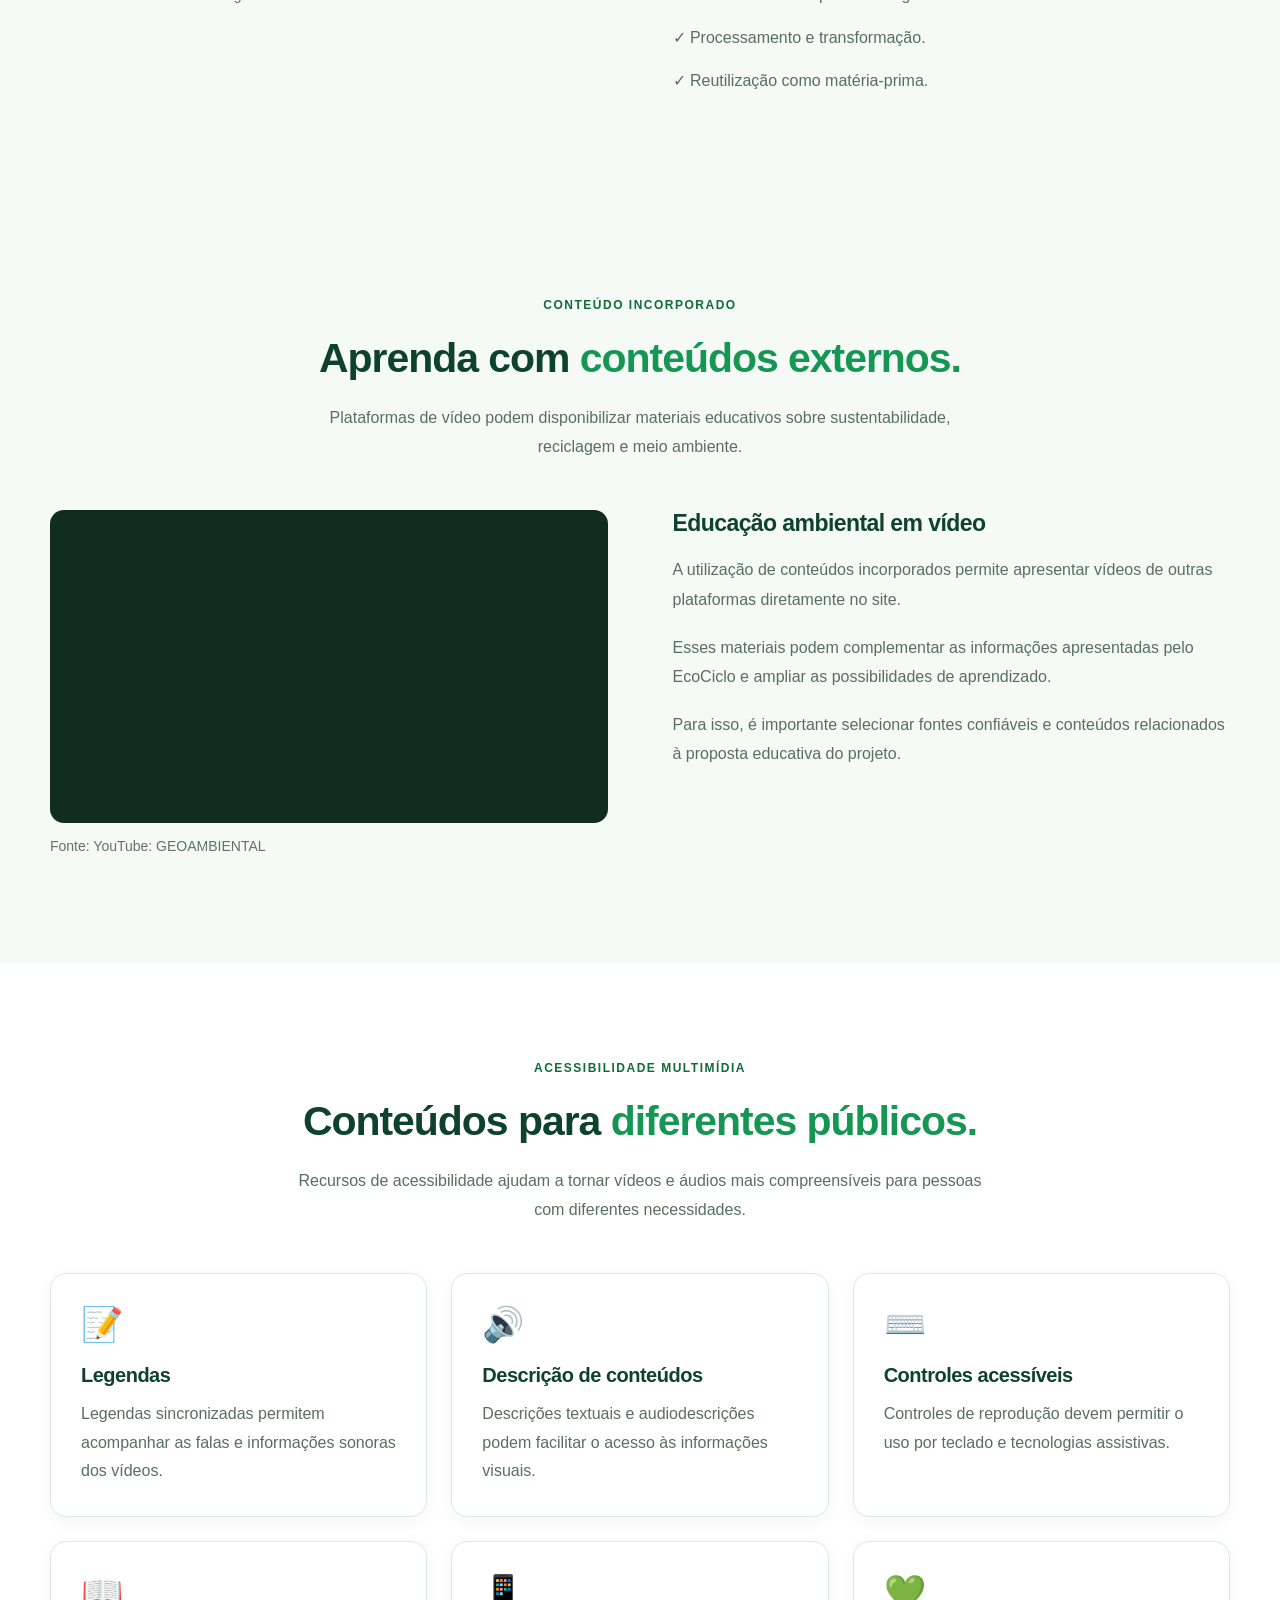
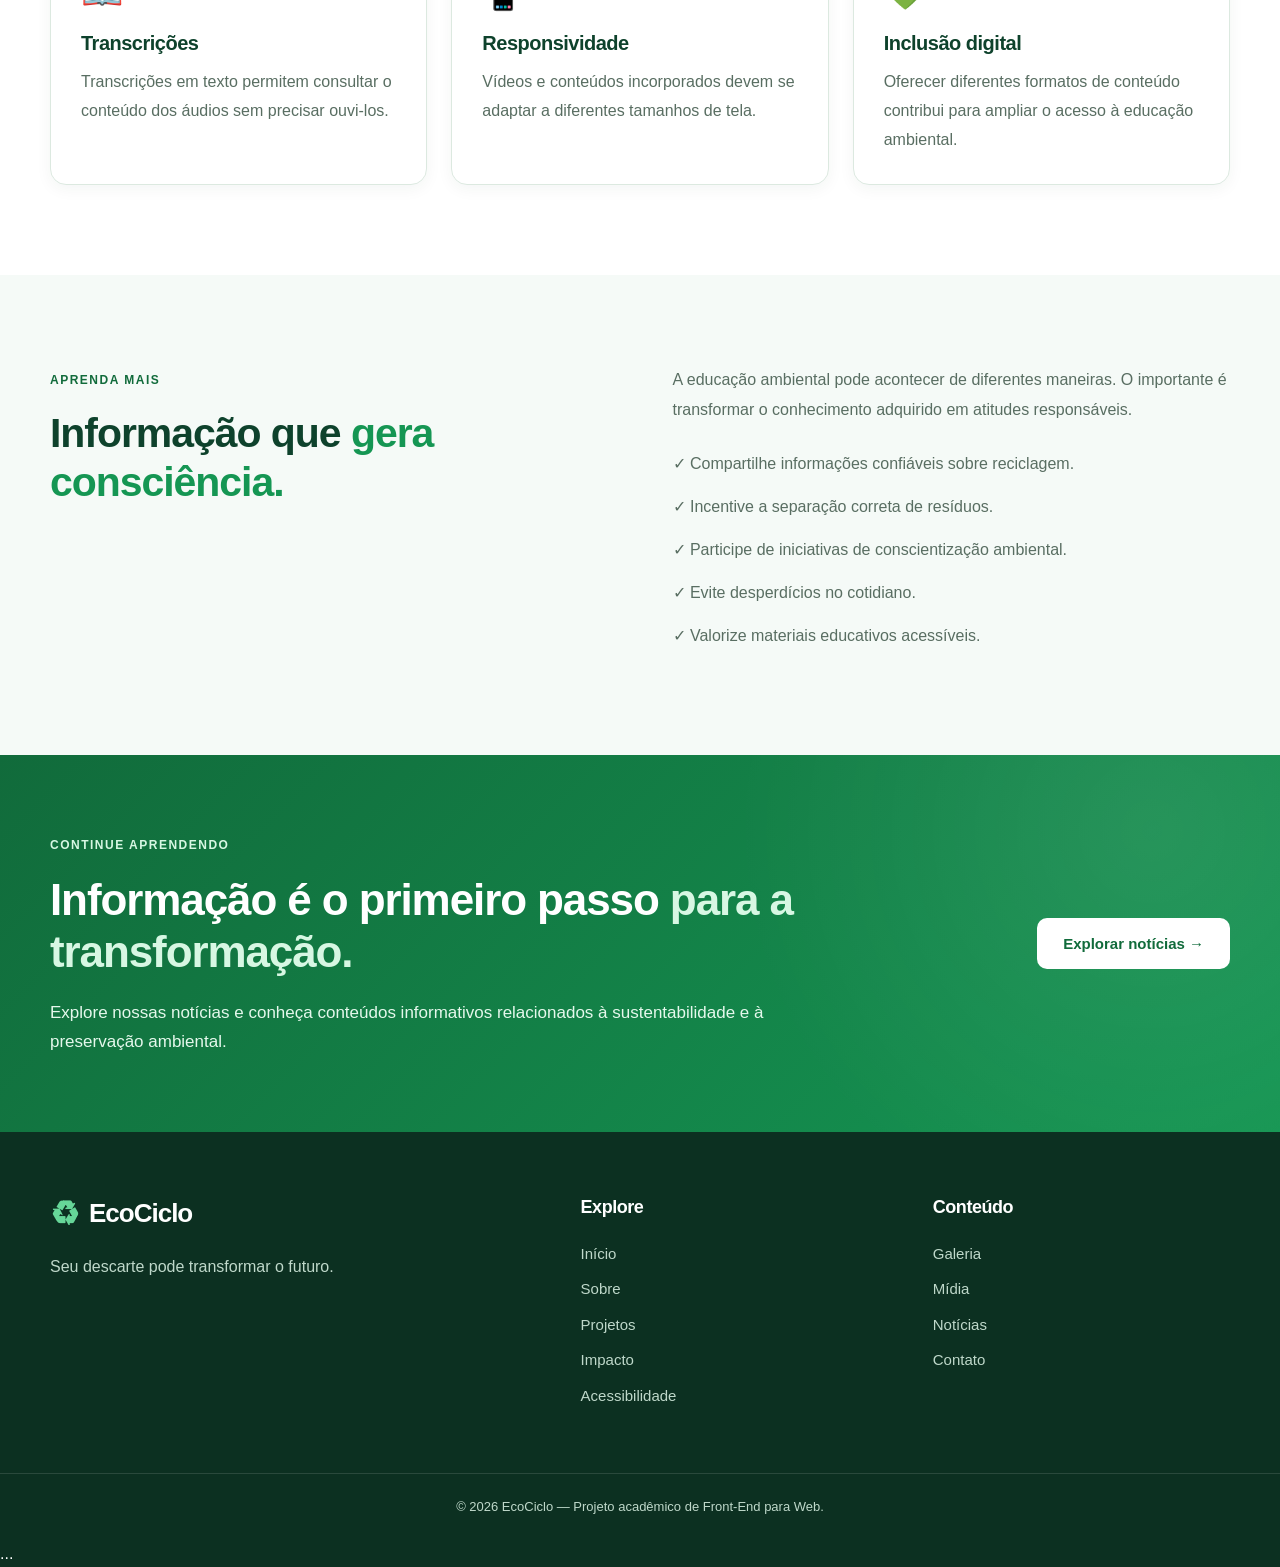
<file: midia.html>
<!DOCTYPE html>
<html lang="pt-BR">
<head>
    <meta charset="UTF-8">
    <meta name="viewport" content="width=device-width, initial-scale=1.0">

    <meta name="description" content="Explore vídeos, áudios e conteúdos multimídia sobre reciclagem, sustentabilidade e preservação ambiental no EcoCiclo.">

    <title>Mídia | EcoCiclo</title>

    <link rel="stylesheet" href="css/style.css">
</head>

<body>

    <!-- CABEÇALHO -->
    <header class="header">
        <div class="container header-content">

            <a href="index.html" class="logo">
                <span class="logo-icon">♻</span>
                <span>EcoCiclo</span>
            </a>

            <nav class="nav" aria-label="Navegação principal">
                <a href="index.html">Início</a>
                <a href="sobre.html">Sobre</a>
                <a href="projetos.html">Projetos</a>
                <a href="impacto.html">Impacto</a>
                <a href="acessibilidade.html">Acessibilidade</a>
                <a href="galeria.html">Galeria</a>
                <a href="midia.html" class="active" aria-current="page">Mídia</a>
                <a href="noticias.html">Notícias</a>
                <a href="contato.html">Contato</a>
                <a href="orcamento_hospedagem.html">Hospedagem</a>
            </nav>

        </div>
    </header>


    <main>

        <!-- HERO DA PÁGINA -->
        <section class="page-hero">
            <div class="container">

                <span class="tag">CONTEÚDOS MULTIMÍDIA</span>

                <h1>
                    Conhecimento em
                    <span>diferentes formatos.</span>
                </h1>

                <p>
                    Explore vídeos, áudios e materiais educativos
                    que ajudam a compreender a importância
                    da reciclagem, da sustentabilidade
                    e da preservação ambiental.
                </p>
            
            </div>
        </section>


        <!-- INTRODUÇÃO -->
        <section class="section">
            <div class="container two-columns">

                <div>
                    <span class="tag">EDUCAÇÃO DIGITAL</span>

                    <h2>
                        Aprender também pode ser
                        <span>uma experiência visual.</span>
                    </h2>
                </div>

                <div class="content-text">

                    <p>
                        Os conteúdos multimídia permitem
                        apresentar informações de maneira
                        dinâmica e acessível, utilizando
                        diferentes formatos de comunicação.
                    </p>

                    <p>
                        Vídeos, áudios e conteúdos incorporados
                        podem facilitar a compreensão de temas
                        relacionados à reciclagem e ao
                        descarte correto de resíduos.
                    </p>

                    <p>
                        Nesta página, o EcoCiclo reúne
                        espaços destinados à apresentação
                        de materiais educativos que
                        incentivam hábitos sustentáveis.
                    </p>

                </div>

            </div>
        </section>


        <!-- SEÇÃO DE VÍDEO -->
        <section class="section section-light">
            <div class="container">

                <div class="section-title">

                    <span class="tag">VÍDEO EDUCATIVO</span>

                    <h2>
                        A reciclagem
                        <span>na prática.</span>
                    </h2>

                    <p>
                        Os vídeos educativos ajudam a
                        demonstrar como a separação e
                        o reaproveitamento de materiais
                        podem contribuir para a
                        preservação ambiental.
                    </p>

                </div>


                <div class="two-columns">

                    <div>

                                             <iframe
                            src="https://www.youtube.com/embed/ITur0JNJZos?start=25"
                            title="Vídeo educativo sobre reciclagem"
                            loading="lazy"
                            referrerpolicy="strict-origin-when-cross-origin"
                            allow="accelerometer; autoplay; clipboard-write; encrypted-media; gyroscope; picture-in-picture; web-share"
                            allowfullscreen
                            style="
                                width: 100%;
                                aspect-ratio: 16 / 9;
                                border: 0;
                                border-radius: 14px;
                                background: #102d20;
                            "
                        ></iframe>

                        <p style="
                            margin-top: 12px;
                            color: #60736a;
                            font-size: 14px;
                        ">
                            Vídeo educativo sobre reciclagem.
                            Fonte: Youtube: Info sustentável
                        </p>

                    </div>


                    <div class="content-text">

                        <h3>
                            Como funciona a reciclagem?
                        </h3>

                        <p>
                            A reciclagem envolve diferentes
                            etapas, que podem incluir a coleta,
                            a separação, o processamento e
                            a transformação de resíduos
                            em novos materiais.
                        </p>

                        <p>
                            O processo varia de acordo
                            com o tipo de material e
                            com as tecnologias utilizadas.
                        </p>

                        <ul class="check-list">
                            <li>✓ Coleta dos resíduos recicláveis.</li>
                            <li>✓ Separação dos materiais.</li>
                            <li>✓ Encaminhamento para reciclagem.</li>
                            <li>✓ Processamento e transformação.</li>
                            <li>✓ Reutilização como matéria-prima.</li>
                        </ul>

                    </div>

                </div>

            </div>
        </section>


        


        <!-- CONTEÚDO INCORPORADO -->
        <section class="section section-light">
            <div class="container">

                <div class="section-title">

                    <span class="tag">CONTEÚDO INCORPORADO</span>

                    <h2>
                        Aprenda com
                        <span>conteúdos externos.</span>
                    </h2>

                    <p>
                        Plataformas de vídeo podem
                        disponibilizar materiais
                        educativos sobre sustentabilidade,
                        reciclagem e meio ambiente.
                    </p>

                </div>


                <div class="two-columns">

                    <div>

                        <!-- ELEMENTO HTML5 IFRAME -->
                        <iframe
                            src="https://www.youtube.com/embed/3XDQZ0cjWDE"
                            title="Vídeo educativo sobre educação ambiental"
                            width="560"
                            height="315"
                            loading="lazy"
                            referrerpolicy="strict-origin-when-cross-origin"
                            allow="accelerometer; autoplay; clipboard-write; encrypted-media; gyroscope; picture-in-picture; web-share"
                            allowfullscreen
                            style="
                                width: 100%;
                                aspect-ratio: 16 / 9;
                                height: auto;
                                border: 0;
                                border-radius: 14px;
                                background: #102d20;
                            "
                        ></iframe>

                        <p style="
                            margin-top: 12px;
                            color: #60736a;
                            font-size: 14px;
                        ">
                            Fonte: YouTube: GEOAMBIENTAL
                            
                        </p>

                    </div>


                    <div class="content-text">

                        <h3>
                            Educação ambiental em vídeo
                        </h3>

                        <p>
                            A utilização de conteúdos
                            incorporados permite
                            apresentar vídeos de outras
                            plataformas diretamente
                            no site.
                        </p>

                        <p>
                            Esses materiais podem
                            complementar as informações
                            apresentadas pelo EcoCiclo
                            e ampliar as possibilidades
                            de aprendizado.
                        </p>

                        <p>
                            Para isso, é importante
                            selecionar fontes confiáveis
                            e conteúdos relacionados
                            à proposta educativa
                            do projeto.
                        </p>

                    </div>

                </div>

            </div>
        </section>


        <!-- ACESSIBILIDADE MULTIMÍDIA -->
        <section class="section">
            <div class="container">

                <div class="section-title">

                    <span class="tag">ACESSIBILIDADE MULTIMÍDIA</span>

                    <h2>
                        Conteúdos para
                        <span>diferentes públicos.</span>
                    </h2>

                    <p>
                        Recursos de acessibilidade ajudam
                        a tornar vídeos e áudios mais
                        compreensíveis para pessoas
                        com diferentes necessidades.
                    </p>

                </div>


                <div class="values-grid">

                    <article class="value-card">

                        <span>📝</span>

                        <h3>Legendas</h3>

                        <p>
                            Legendas sincronizadas
                            permitem acompanhar
                            as falas e informações
                            sonoras dos vídeos.
                        </p>

                    </article>


                    <article class="value-card">

                        <span>🔊</span>

                        <h3>Descrição de conteúdos</h3>

                        <p>
                            Descrições textuais e
                            audiodescrições podem
                            facilitar o acesso
                            às informações visuais.
                        </p>

                    </article>


                    <article class="value-card">

                        <span>⌨️</span>

                        <h3>Controles acessíveis</h3>

                        <p>
                            Controles de reprodução
                            devem permitir o uso
                            por teclado e tecnologias
                            assistivas.
                        </p>

                    </article>


                    <article class="value-card">

                        <span>📖</span>

                        <h3>Transcrições</h3>

                        <p>
                            Transcrições em texto
                            permitem consultar
                            o conteúdo dos áudios
                            sem precisar ouvi-los.
                        </p>

                    </article>


                    <article class="value-card">

                        <span>📱</span>

                        <h3>Responsividade</h3>

                        <p>
                            Vídeos e conteúdos
                            incorporados devem
                            se adaptar a diferentes
                            tamanhos de tela.
                        </p>

                    </article>


                    <article class="value-card">

                        <span>💚</span>

                        <h3>Inclusão digital</h3>

                        <p>
                            Oferecer diferentes
                            formatos de conteúdo
                            contribui para ampliar
                            o acesso à educação
                            ambiental.
                        </p>

                    </article>

                </div>

            </div>
        </section>


        <!-- BOAS PRÁTICAS -->
        <section class="section section-light">
            <div class="container two-columns">

                <div>

                    <span class="tag">APRENDA MAIS</span>

                    <h2>
                        Informação que
                        <span>gera consciência.</span>
                    </h2>

                </div>


                <div class="content-text">

                    <p>
                        A educação ambiental pode
                        acontecer de diferentes maneiras.
                        O importante é transformar
                        o conhecimento adquirido
                        em atitudes responsáveis.
                    </p>

                    <ul class="check-list">

                        <li>
                            ✓ Compartilhe informações
                            confiáveis sobre reciclagem.
                        </li>

                        <li>
                            ✓ Incentive a separação
                            correta de resíduos.
                        </li>

                        <li>
                            ✓ Participe de iniciativas
                            de conscientização ambiental.
                        </li>

                        <li>
                            ✓ Evite desperdícios
                            no cotidiano.
                        </li>

                        <li>
                            ✓ Valorize materiais
                            educativos acessíveis.
                        </li>

                    </ul>

                </div>

            </div>
        </section>


        <!-- CHAMADA FINAL -->
        <section class="cta">

            <div class="container cta-content">

                <div>

                    <span class="tag">CONTINUE APRENDENDO</span>

                    <h2>
                        Informação é o primeiro passo
                        <span>para a transformação.</span>
                    </h2>

                    <p>
                        Explore nossas notícias e
                        conheça conteúdos informativos
                        relacionados à sustentabilidade
                        e à preservação ambiental.
                    </p>

                </div>

                <a href="noticias.html" class="btn btn-white">
                    Explorar notícias →
                </a>

            </div>

        </section>

    </main>


    <!-- RODAPÉ -->
    <footer class="footer">

        <div class="container footer-content">

            <div class="footer-brand">

                <a href="index.html" class="logo">
                    <span class="logo-icon">♻</span>
                    <span>EcoCiclo</span>
                </a>

                <p>
                    Seu descarte pode transformar o futuro.
                </p>

            </div>


            <div class="footer-links">

                <h3>Explore</h3>

                <a href="index.html">Início</a>
                <a href="sobre.html">Sobre</a>
                <a href="projetos.html">Projetos</a>
                <a href="impacto.html">Impacto</a>
                <a href="acessibilidade.html">Acessibilidade</a>

            </div>


            <div class="footer-links">

                <h3>Conteúdo</h3>

                <a href="galeria.html">Galeria</a>
                <a href="midia.html">Mídia</a>
                <a href="noticias.html">Notícias</a>
                <a href="contato.html">Contato</a>

            </div>

        </div>


        <div class="footer-bottom">
            <p>
                © 2026 EcoCiclo — Projeto acadêmico de Front-End para Web.
            </p>
        </div>

    </footer>
    <!-- RODAPÉ -->
    <footer class="footer">
        ...
    </footer>

    <!-- ADICIONE ESTA LINHA ABAIXO -->
    <script src="script.js"></script>

</body>
</html>
</file>
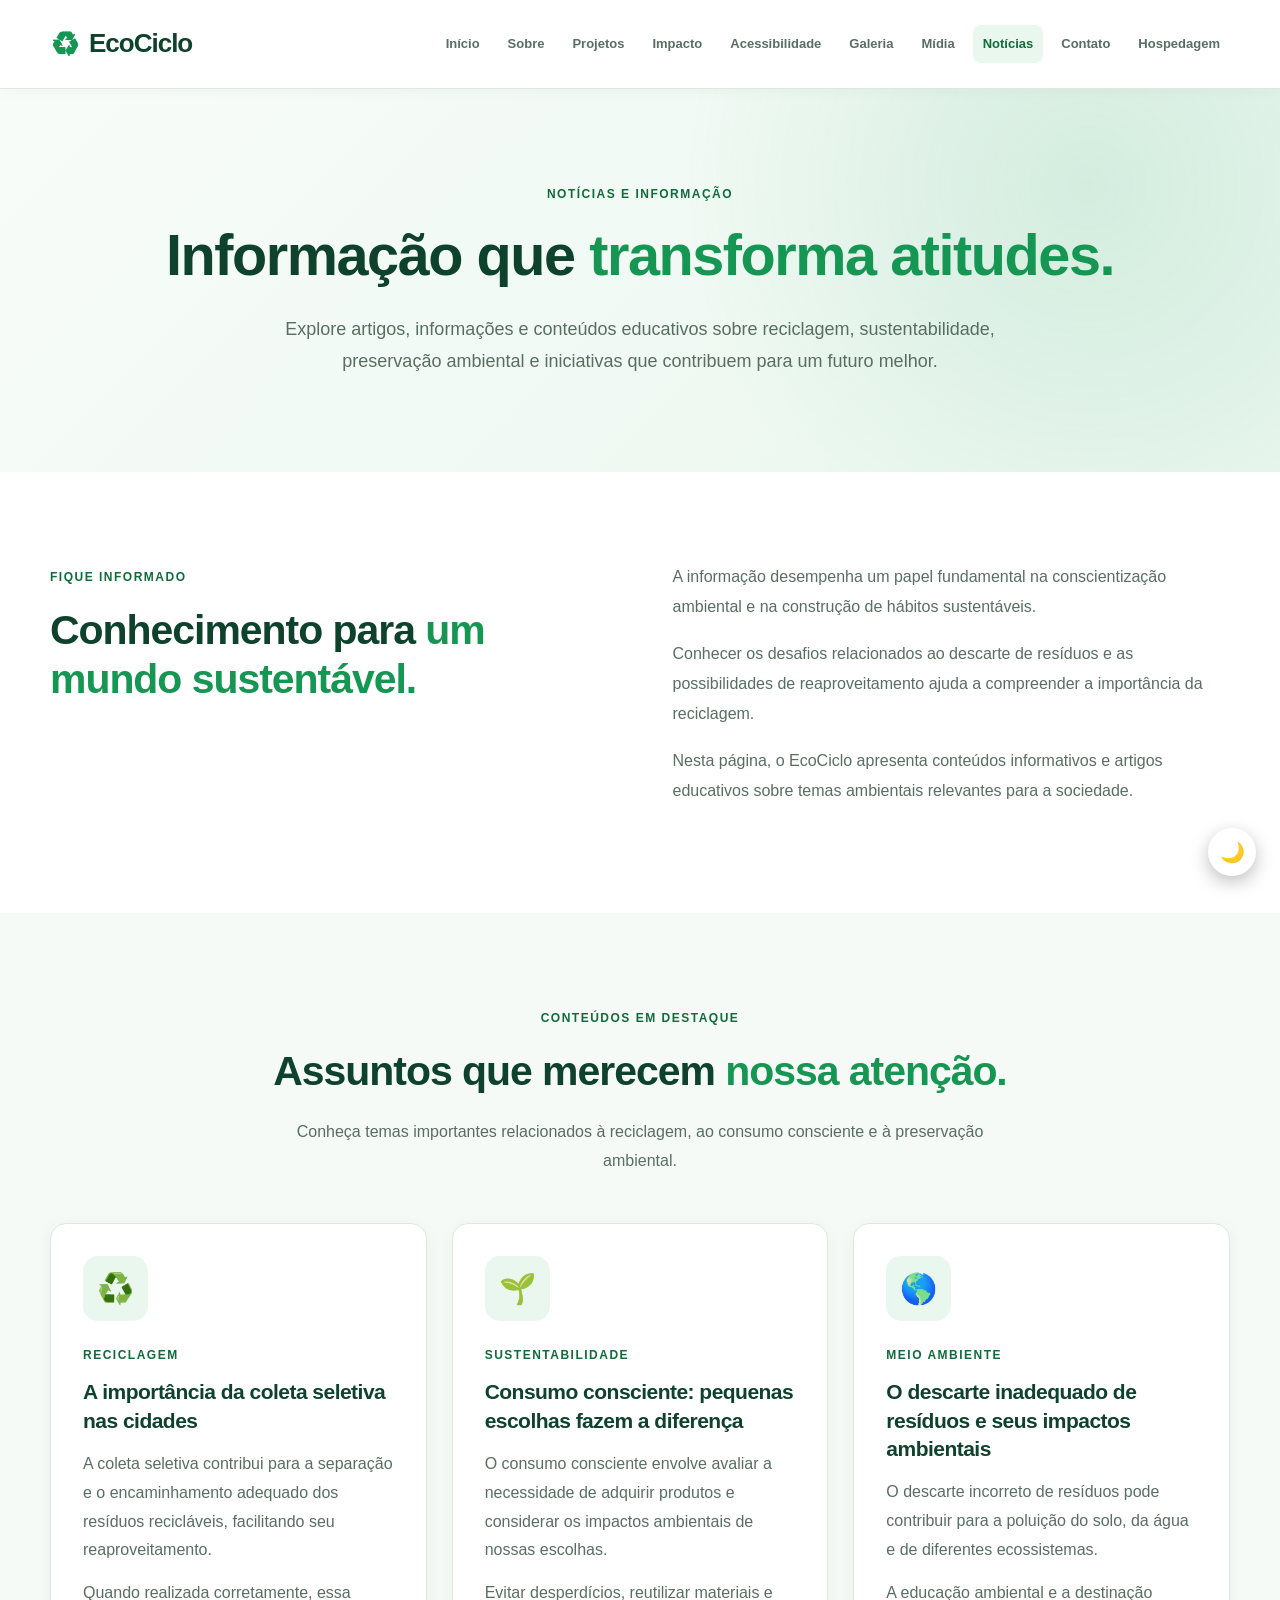
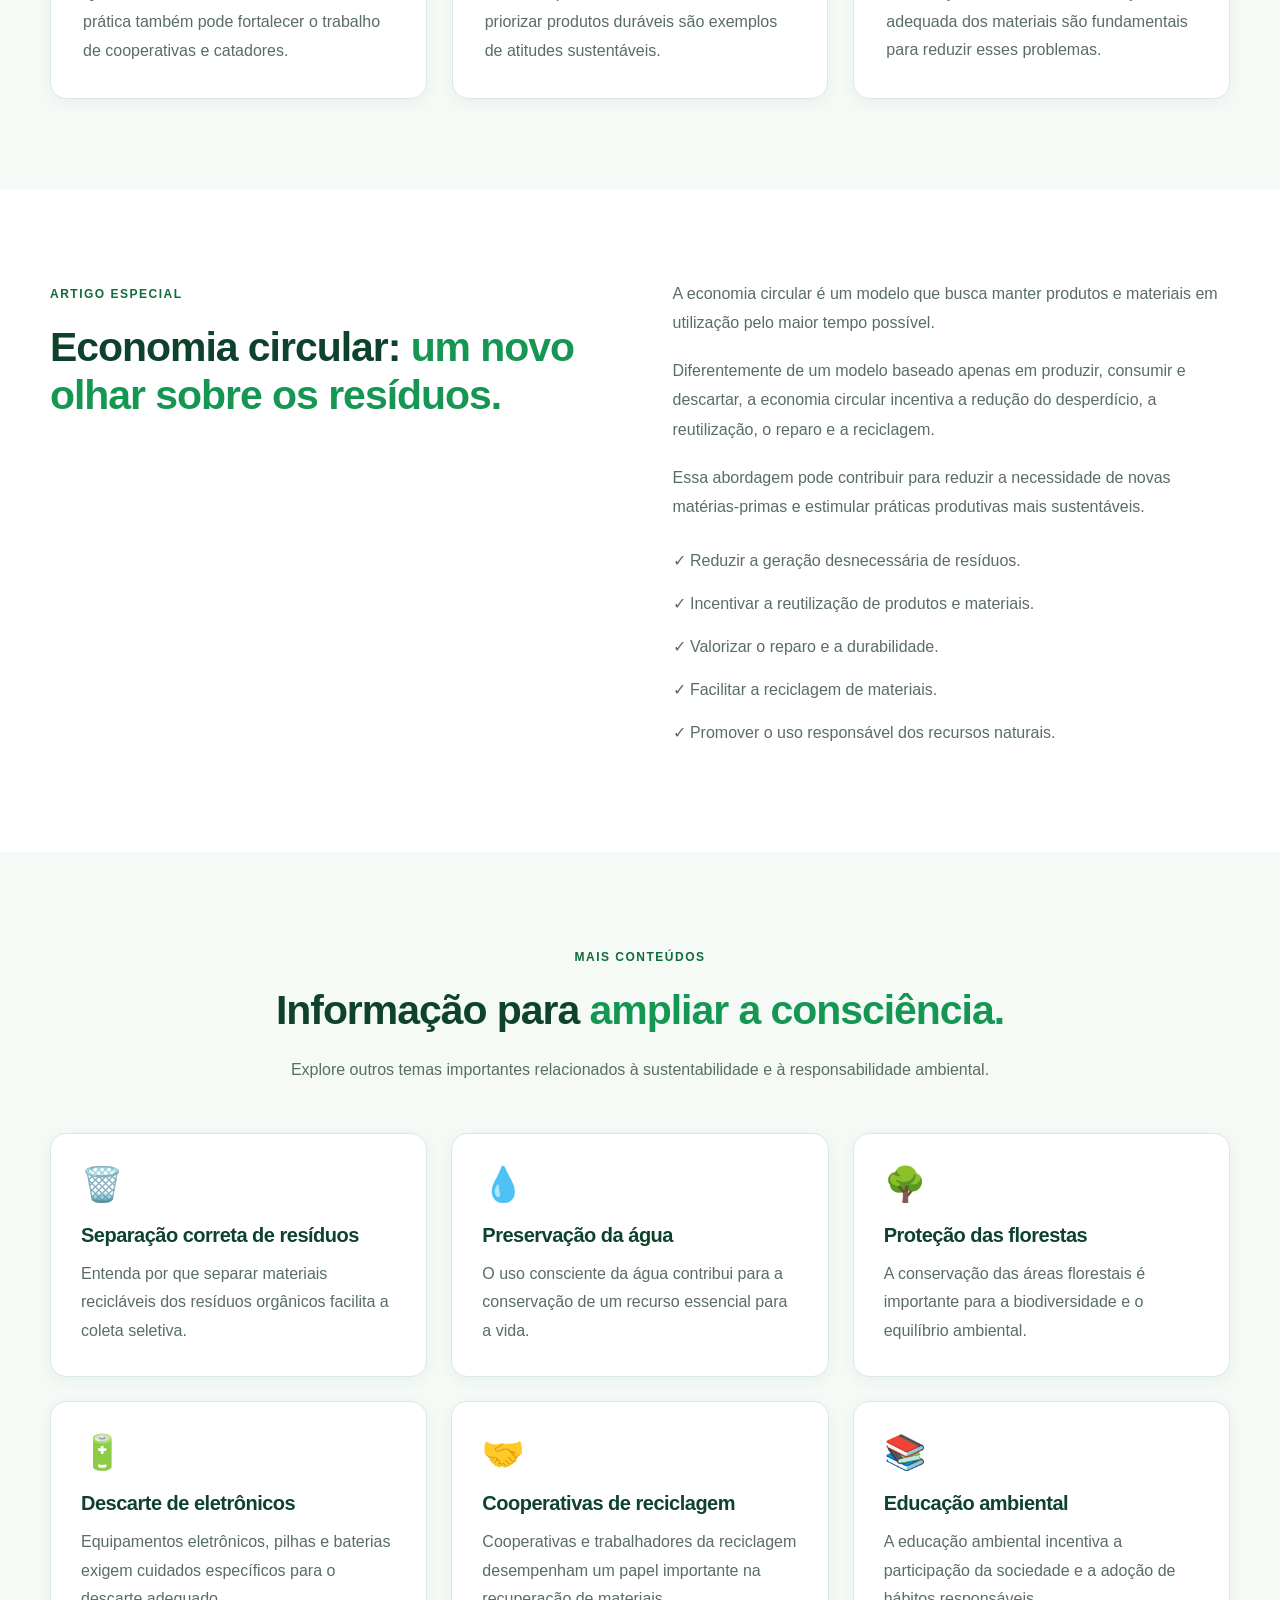
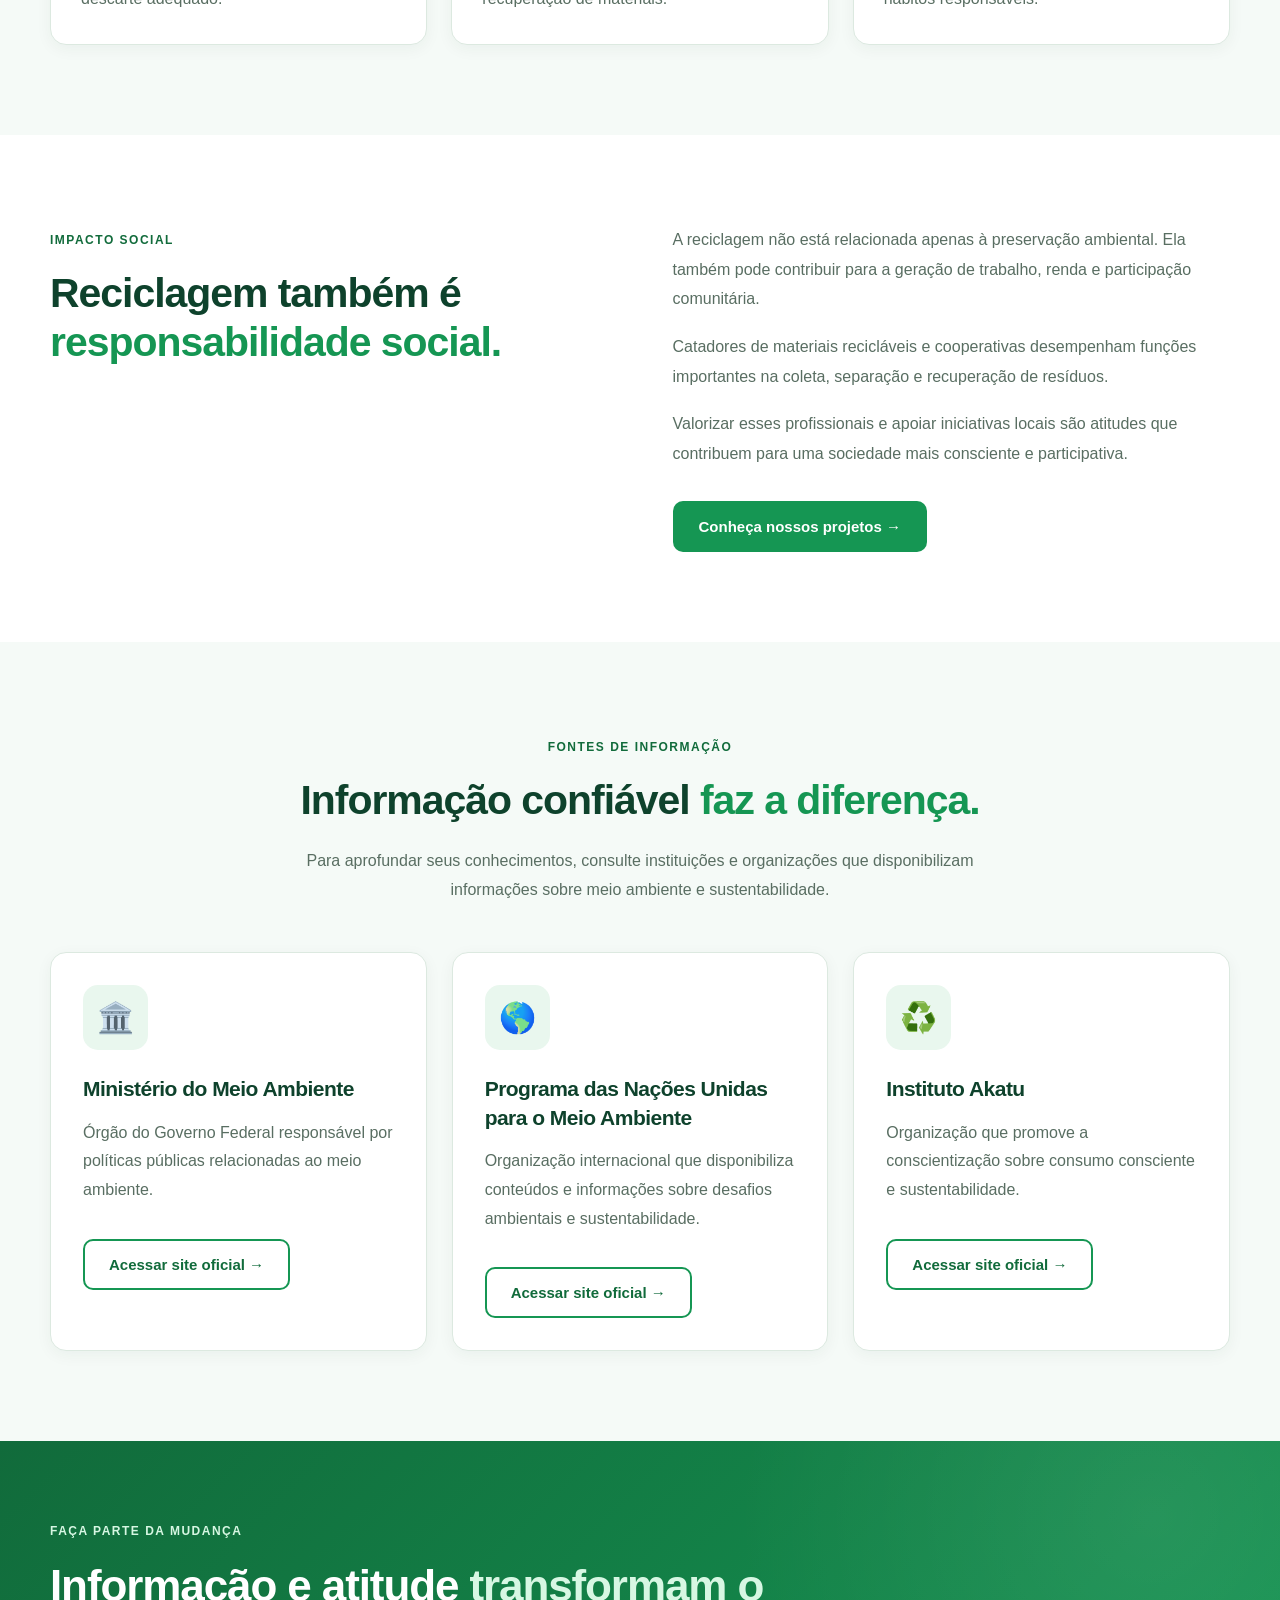
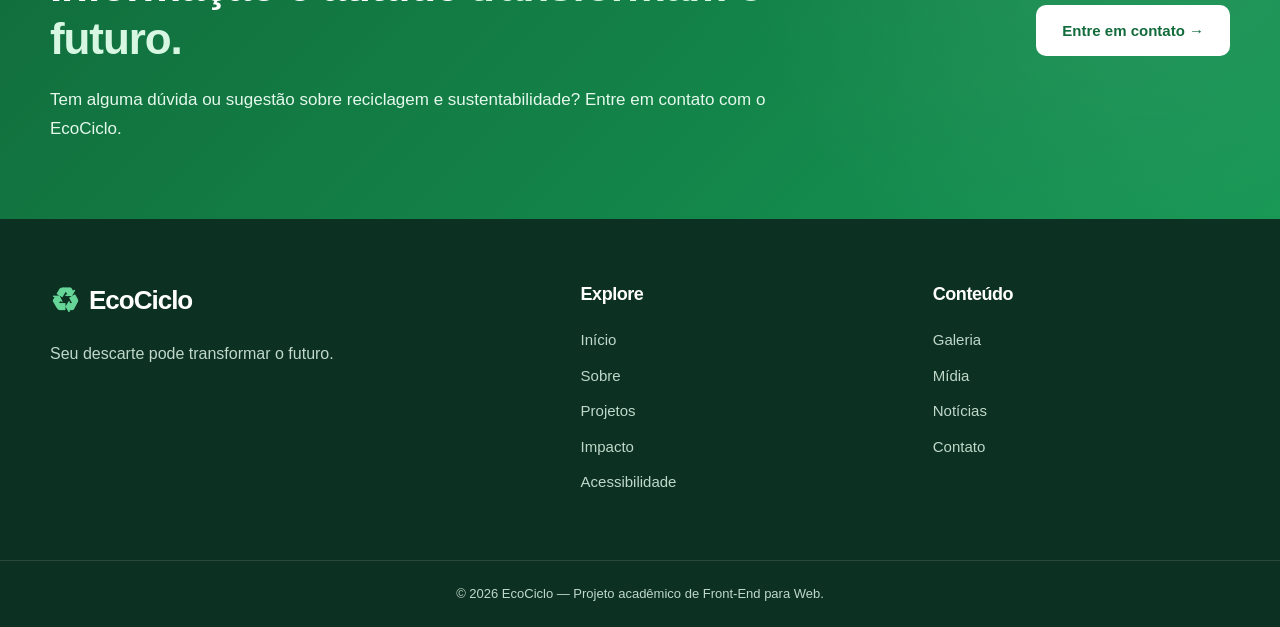
<file: noticias.html>
<!DOCTYPE html>
<html lang="pt-BR">
<head>
    <meta charset="UTF-8">
    <meta name="viewport" content="width=device-width, initial-scale=1.0">
    <meta name="description" content="Confira artigos e conteúdos informativos sobre reciclagem, sustentabilidade, preservação ambiental e iniciativas sociais no EcoCiclo.">
    <title>Notícias | EcoCiclo</title>

    <link rel="stylesheet" href="css/style.css">
</head>

<body>

    <!-- CABEÇALHO -->
    <header class="header">
        <div class="container header-content">

            <a href="index.html" class="logo">
                <span class="logo-icon">♻</span>
                <span>EcoCiclo</span>
            </a>

            <nav class="nav" aria-label="Navegação principal">
                <a href="index.html">Início</a>
                <a href="sobre.html">Sobre</a>
                <a href="projetos.html">Projetos</a>
                <a href="impacto.html">Impacto</a>
                <a href="acessibilidade.html">Acessibilidade</a>
                <a href="galeria.html">Galeria</a>
                <a href="midia.html">Mídia</a>
                <a href="noticias.html" class="active" aria-current="page">Notícias</a>
                <a href="contato.html">Contato</a>
                <a href="orcamento_hospedagem.html">Hospedagem</a>
            </nav>

        </div>
    </header>


    <main>

        <!-- HERO DA PÁGINA -->
        <section class="page-hero">
            <div class="container">

                <span class="tag">NOTÍCIAS E INFORMAÇÃO</span>

                <h1>
                    Informação que
                    <span>transforma atitudes.</span>
                </h1>

                <p>
                    Explore artigos, informações e conteúdos
                    educativos sobre reciclagem, sustentabilidade,
                    preservação ambiental e iniciativas
                    que contribuem para um futuro melhor.
                </p>

            </div>
        </section>


        <!-- INTRODUÇÃO -->
        <section class="section">
            <div class="container two-columns">

                <div>

                    <span class="tag">FIQUE INFORMADO</span>

                    <h2>
                        Conhecimento para
                        <span>um mundo sustentável.</span>
                    </h2>

                </div>

                <div class="content-text">

                    <p>
                        A informação desempenha um papel
                        fundamental na conscientização
                        ambiental e na construção
                        de hábitos sustentáveis.
                    </p>

                    <p>
                        Conhecer os desafios relacionados
                        ao descarte de resíduos e as
                        possibilidades de reaproveitamento
                        ajuda a compreender a importância
                        da reciclagem.
                    </p>

                    <p>
                        Nesta página, o EcoCiclo apresenta
                        conteúdos informativos e artigos
                        educativos sobre temas ambientais
                        relevantes para a sociedade.
                    </p>

                </div>

            </div>
        </section>


        <!-- ARTIGOS EM DESTAQUE -->
        <section class="section section-light">
            <div class="container">

                <div class="section-title">

                    <span class="tag">CONTEÚDOS EM DESTAQUE</span>

                    <h2>
                        Assuntos que merecem
                        <span>nossa atenção.</span>
                    </h2>

                    <p>
                        Conheça temas importantes relacionados
                        à reciclagem, ao consumo consciente
                        e à preservação ambiental.
                    </p>

                </div>


                <div class="cards">

                    <!-- ARTIGO 1 -->
                    <article class="card">

                        <div class="card-icon">♻️</div>

                        <span class="tag">
                            RECICLAGEM
                        </span>

                        <h3>
                            A importância da coleta seletiva
                            nas cidades
                        </h3>

                        <p>
                            A coleta seletiva contribui para
                            a separação e o encaminhamento
                            adequado dos resíduos recicláveis,
                            facilitando seu reaproveitamento.
                        </p>

                        <p>
                            Quando realizada corretamente,
                            essa prática também pode
                            fortalecer o trabalho de
                            cooperativas e catadores.
                        </p>

                    </article>


                    <!-- ARTIGO 2 -->
                    <article class="card">

                        <div class="card-icon">🌱</div>

                        <span class="tag">
                            SUSTENTABILIDADE
                        </span>

                        <h3>
                            Consumo consciente: pequenas
                            escolhas fazem a diferença
                        </h3>

                        <p>
                            O consumo consciente envolve
                            avaliar a necessidade de
                            adquirir produtos e considerar
                            os impactos ambientais
                            de nossas escolhas.
                        </p>

                        <p>
                            Evitar desperdícios, reutilizar
                            materiais e priorizar produtos
                            duráveis são exemplos de
                            atitudes sustentáveis.
                        </p>

                    </article>


                    <!-- ARTIGO 3 -->
                    <article class="card">

                        <div class="card-icon">🌎</div>

                        <span class="tag">
                            MEIO AMBIENTE
                        </span>

                        <h3>
                            O descarte inadequado de resíduos
                            e seus impactos ambientais
                        </h3>

                        <p>
                            O descarte incorreto de resíduos
                            pode contribuir para a poluição
                            do solo, da água e de
                            diferentes ecossistemas.
                        </p>

                        <p>
                            A educação ambiental e a
                            destinação adequada dos
                            materiais são fundamentais
                            para reduzir esses problemas.
                        </p>

                    </article>

                </div>

            </div>
        </section>


        <!-- ARTIGO PRINCIPAL -->
        <section class="section">
            <div class="container two-columns">

                <div>

                    <span class="tag">ARTIGO ESPECIAL</span>

                    <h2>
                        Economia circular:
                        <span>um novo olhar sobre os resíduos.</span>
                    </h2>

                </div>


                <div class="content-text">

                    <p>
                        A economia circular é um modelo
                        que busca manter produtos e
                        materiais em utilização pelo
                        maior tempo possível.
                    </p>

                    <p>
                        Diferentemente de um modelo
                        baseado apenas em produzir,
                        consumir e descartar, a
                        economia circular incentiva
                        a redução do desperdício,
                        a reutilização, o reparo
                        e a reciclagem.
                    </p>

                    <p>
                        Essa abordagem pode contribuir
                        para reduzir a necessidade
                        de novas matérias-primas
                        e estimular práticas
                        produtivas mais sustentáveis.
                    </p>

                    <ul class="check-list">

                        <li>
                            ✓ Reduzir a geração
                            desnecessária de resíduos.
                        </li>

                        <li>
                            ✓ Incentivar a reutilização
                            de produtos e materiais.
                        </li>

                        <li>
                            ✓ Valorizar o reparo
                            e a durabilidade.
                        </li>

                        <li>
                            ✓ Facilitar a reciclagem
                            de materiais.
                        </li>

                        <li>
                            ✓ Promover o uso responsável
                            dos recursos naturais.
                        </li>

                    </ul>

                </div>

            </div>
        </section>


        <!-- MAIS CONTEÚDOS -->
        <section class="section section-light">
            <div class="container">

                <div class="section-title">

                    <span class="tag">MAIS CONTEÚDOS</span>

                    <h2>
                        Informação para
                        <span>ampliar a consciência.</span>
                    </h2>

                    <p>
                        Explore outros temas importantes
                        relacionados à sustentabilidade
                        e à responsabilidade ambiental.
                    </p>

                </div>


                <div class="values-grid">

                    <!-- CONTEÚDO 1 -->
                    <article class="value-card">

                        <span>🗑️</span>

                        <h3>
                            Separação correta de resíduos
                        </h3>

                        <p>
                            Entenda por que separar
                            materiais recicláveis
                            dos resíduos orgânicos
                            facilita a coleta seletiva.
                        </p>

                    </article>


                    <!-- CONTEÚDO 2 -->
                    <article class="value-card">

                        <span>💧</span>

                        <h3>
                            Preservação da água
                        </h3>

                        <p>
                            O uso consciente da água
                            contribui para a conservação
                            de um recurso essencial
                            para a vida.
                        </p>

                    </article>


                    <!-- CONTEÚDO 3 -->
                    <article class="value-card">

                        <span>🌳</span>

                        <h3>
                            Proteção das florestas
                        </h3>

                        <p>
                            A conservação das áreas
                            florestais é importante
                            para a biodiversidade
                            e o equilíbrio ambiental.
                        </p>

                    </article>


                    <!-- CONTEÚDO 4 -->
                    <article class="value-card">

                        <span>🔋</span>

                        <h3>
                            Descarte de eletrônicos
                        </h3>

                        <p>
                            Equipamentos eletrônicos,
                            pilhas e baterias exigem
                            cuidados específicos
                            para o descarte adequado.
                        </p>

                    </article>


                    <!-- CONTEÚDO 5 -->
                    <article class="value-card">

                        <span>🤝</span>

                        <h3>
                            Cooperativas de reciclagem
                        </h3>

                        <p>
                            Cooperativas e trabalhadores
                            da reciclagem desempenham
                            um papel importante
                            na recuperação de materiais.
                        </p>

                    </article>


                    <!-- CONTEÚDO 6 -->
                    <article class="value-card">

                        <span>📚</span>

                        <h3>
                            Educação ambiental
                        </h3>

                        <p>
                            A educação ambiental
                            incentiva a participação
                            da sociedade e a adoção
                            de hábitos responsáveis.
                        </p>

                    </article>

                </div>

            </div>
        </section>


        <!-- INICIATIVAS DE IMPACTO SOCIAL -->
        <section class="section">
            <div class="container two-columns">

                <div>

                    <span class="tag">IMPACTO SOCIAL</span>

                    <h2>
                        Reciclagem também é
                        <span>responsabilidade social.</span>
                    </h2>

                </div>


                <div class="content-text">

                    <p>
                        A reciclagem não está relacionada
                        apenas à preservação ambiental.
                        Ela também pode contribuir
                        para a geração de trabalho,
                        renda e participação comunitária.
                    </p>

                    <p>
                        Catadores de materiais recicláveis
                        e cooperativas desempenham
                        funções importantes na coleta,
                        separação e recuperação
                        de resíduos.
                    </p>

                    <p>
                        Valorizar esses profissionais
                        e apoiar iniciativas locais
                        são atitudes que contribuem
                        para uma sociedade mais
                        consciente e participativa.
                    </p>

                    <a href="projetos.html" class="btn btn-primary">
                        Conheça nossos projetos →
                    </a>

                </div>

            </div>
        </section>


        <!-- FONTES DE INFORMAÇÃO -->
        <section class="section section-light">
            <div class="container">

                <div class="section-title">

                    <span class="tag">FONTES DE INFORMAÇÃO</span>

                    <h2>
                        Informação confiável
                        <span>faz a diferença.</span>
                    </h2>

                    <p>
                        Para aprofundar seus conhecimentos,
                        consulte instituições e organizações
                        que disponibilizam informações
                        sobre meio ambiente e sustentabilidade.
                    </p>

                </div>


                <div class="cards">

                    <article class="card">

                        <div class="card-icon">🏛️</div>

                        <h3>
                            Ministério do Meio Ambiente
                        </h3>

                        <p>
                            Órgão do Governo Federal
                            responsável por políticas
                            públicas relacionadas
                            ao meio ambiente.
                        </p>

                        <a
                            href="https://www.gov.br/mma/"
                            target="_blank"
                            rel="noopener noreferrer"
                            class="btn btn-secondary"
                            style="margin-top: 20px;"
                        >
                            Acessar site oficial →
                        </a>

                    </article>


                    <article class="card">

                        <div class="card-icon">🌎</div>

                        <h3>
                            Programa das Nações Unidas
                            para o Meio Ambiente
                        </h3>

                        <p>
                            Organização internacional
                            que disponibiliza conteúdos
                            e informações sobre desafios
                            ambientais e sustentabilidade.
                        </p>

                        <a
                            href="https://www.unep.org/pt-br"
                            target="_blank"
                            rel="noopener noreferrer"
                            class="btn btn-secondary"
                            style="margin-top: 20px;"
                        >
                            Acessar site oficial →
                        </a>

                    </article>


                    <article class="card">

                        <div class="card-icon">♻️</div>

                        <h3>
                            Instituto Akatu
                        </h3>

                        <p>
                            Organização que promove
                            a conscientização sobre
                            consumo consciente
                            e sustentabilidade.
                        </p>

                        <a
                            href="https://akatu.org.br/"
                            target="_blank"
                            rel="noopener noreferrer"
                            class="btn btn-secondary"
                            style="margin-top: 20px;"
                        >
                            Acessar site oficial →
                        </a>

                    </article>

                </div>

            </div>
        </section>


        <!-- CHAMADA FINAL -->
        <section class="cta">

            <div class="container cta-content">

                <div>

                    <span class="tag">FAÇA PARTE DA MUDANÇA</span>

                    <h2>
                        Informação e atitude
                        <span>transformam o futuro.</span>
                    </h2>

                    <p>
                        Tem alguma dúvida ou sugestão
                        sobre reciclagem e sustentabilidade?
                        Entre em contato com o EcoCiclo.
                    </p>

                </div>

                <a href="contato.html" class="btn btn-white">
                    Entre em contato →
                </a>

            </div>

        </section>

    </main>


    <!-- RODAPÉ -->
    <footer class="footer">

        <div class="container footer-content">

            <div class="footer-brand">

                <a href="index.html" class="logo">
                    <span class="logo-icon">♻</span>
                    <span>EcoCiclo</span>
                </a>

                <p>
                    Seu descarte pode transformar o futuro.
                </p>

            </div>


            <div class="footer-links">

                <h3>Explore</h3>

                <a href="index.html">Início</a>
                <a href="sobre.html">Sobre</a>
                <a href="projetos.html">Projetos</a>
                <a href="impacto.html">Impacto</a>
                <a href="acessibilidade.html">Acessibilidade</a>

            </div>


            <div class="footer-links">

                <h3>Conteúdo</h3>

                <a href="galeria.html">Galeria</a>
                <a href="midia.html">Mídia</a>
                <a href="noticias.html">Notícias</a>
                <a href="contato.html">Contato</a>

            </div>

        </div>


        <div class="footer-bottom">
            <p>
                © 2026 EcoCiclo — Projeto acadêmico de Front-End para Web.
            </p>
        </div>

    </footer>

<script src="script.js"></script></body>
</html>
</file>
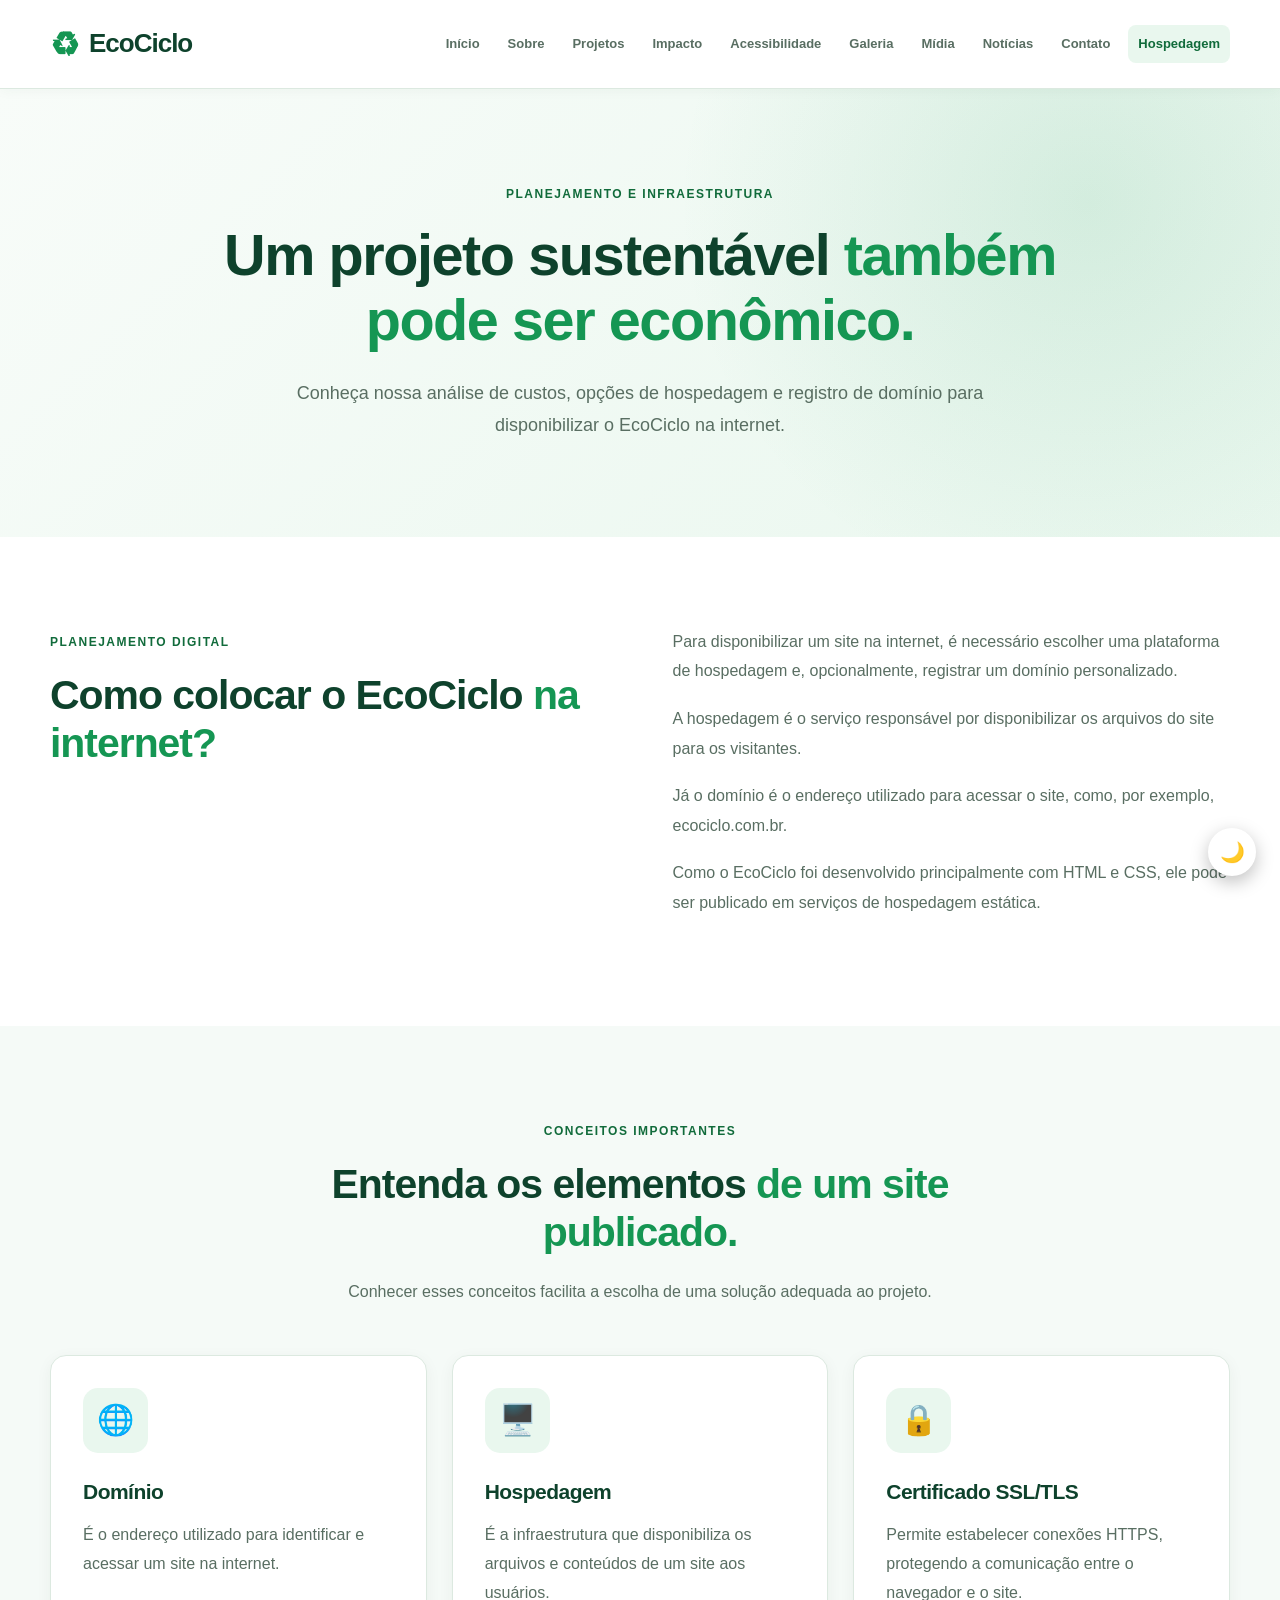
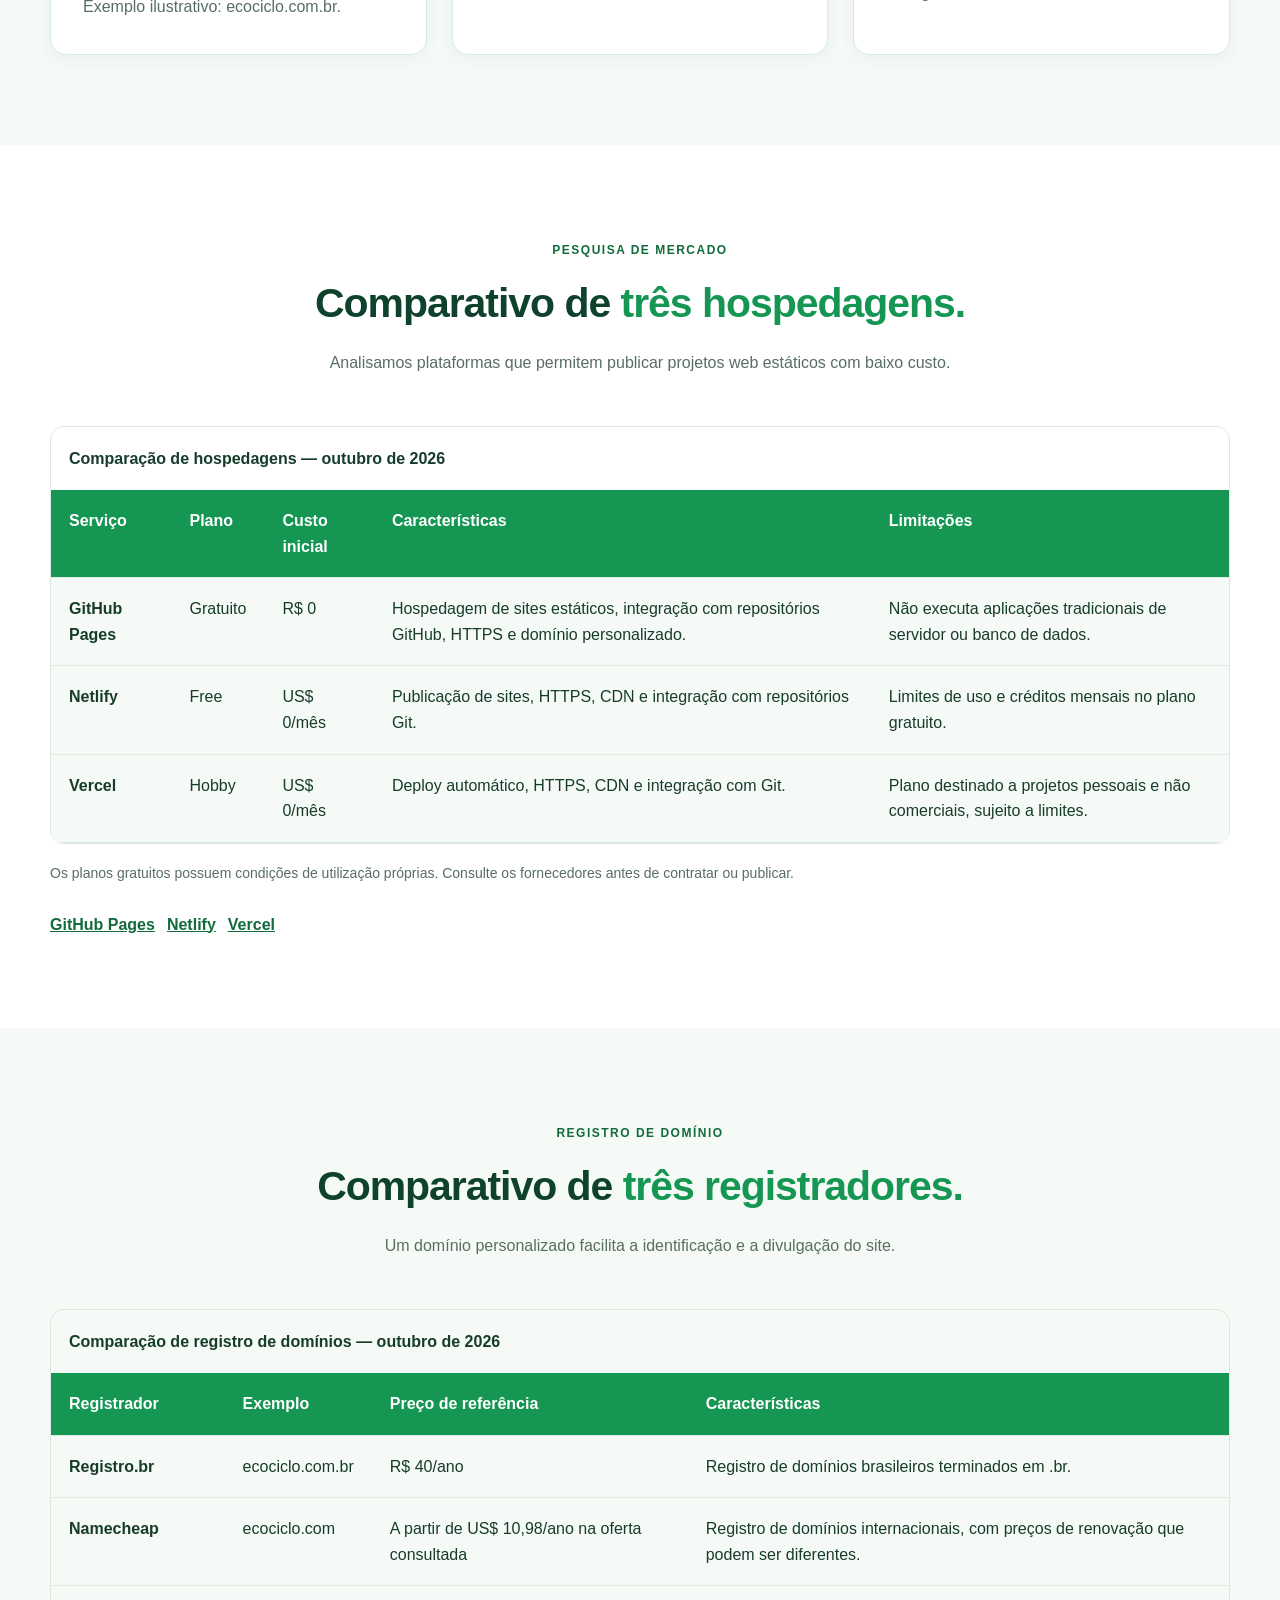
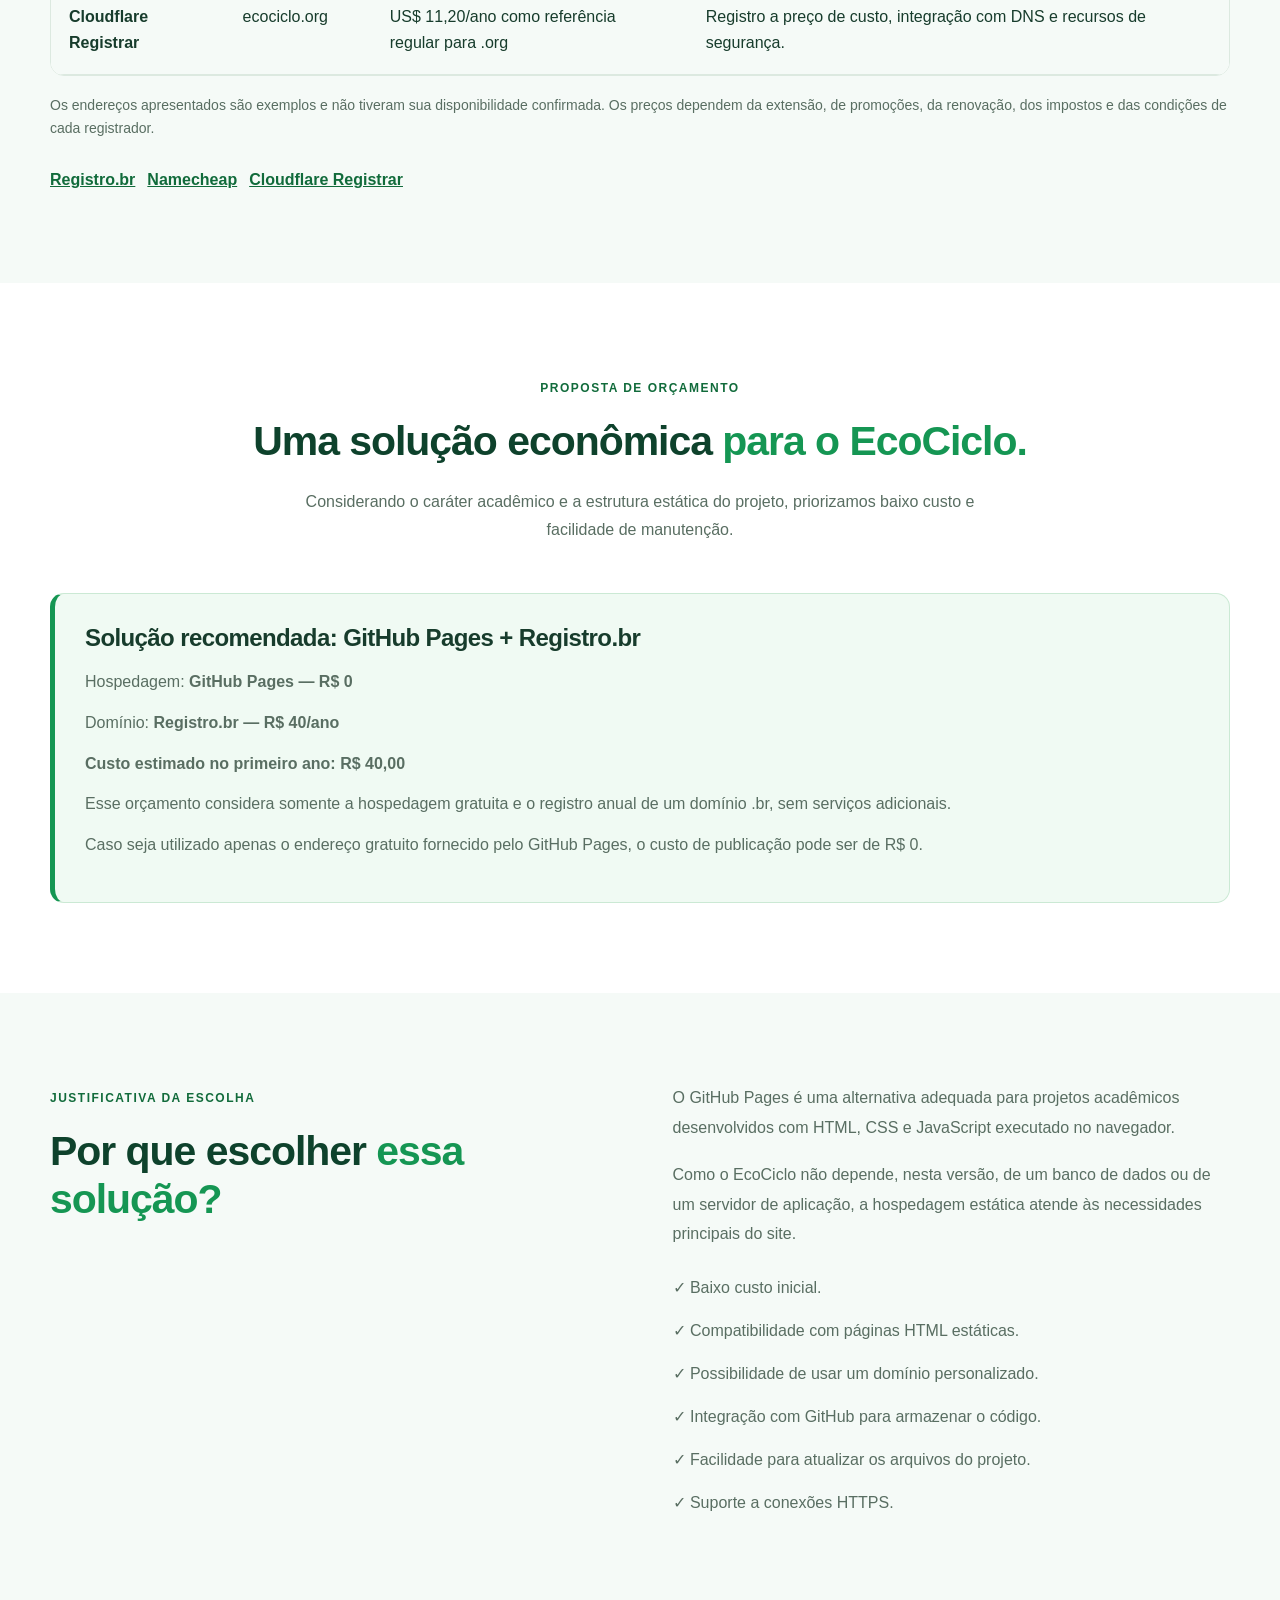
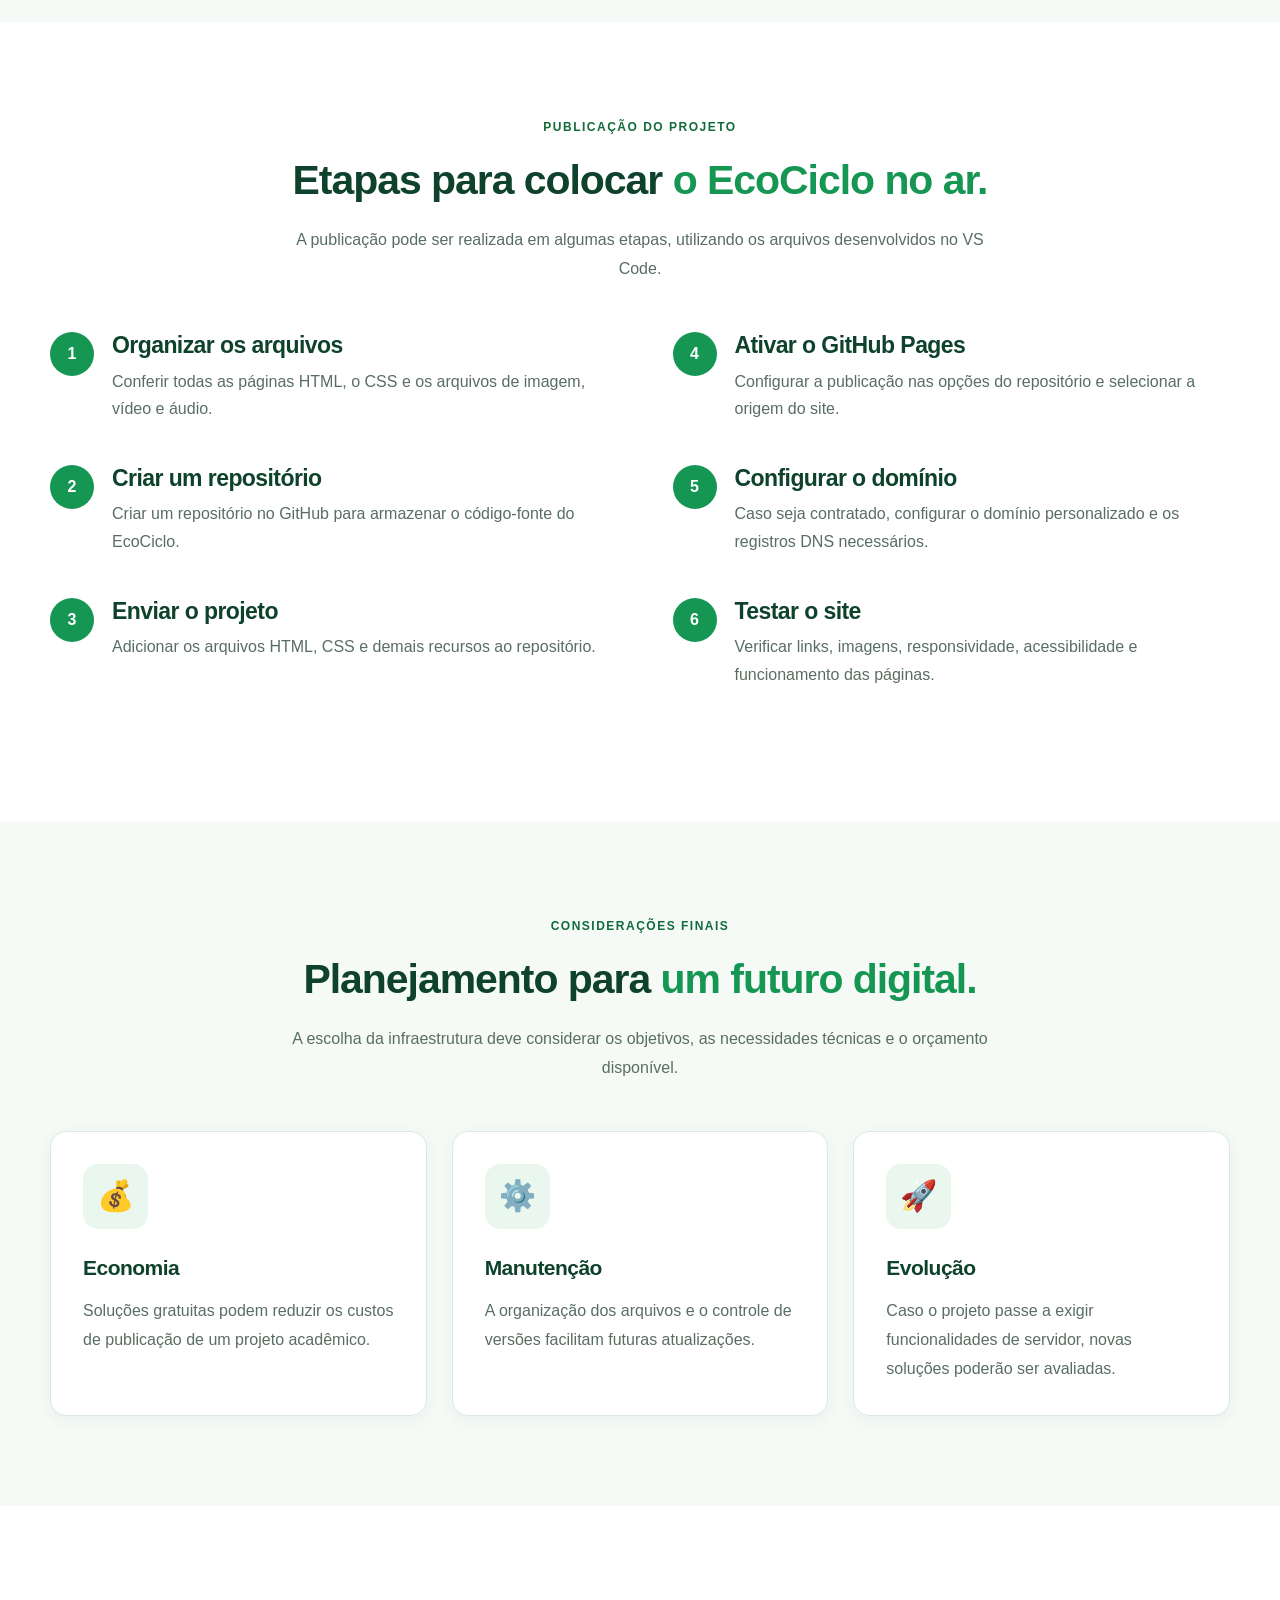
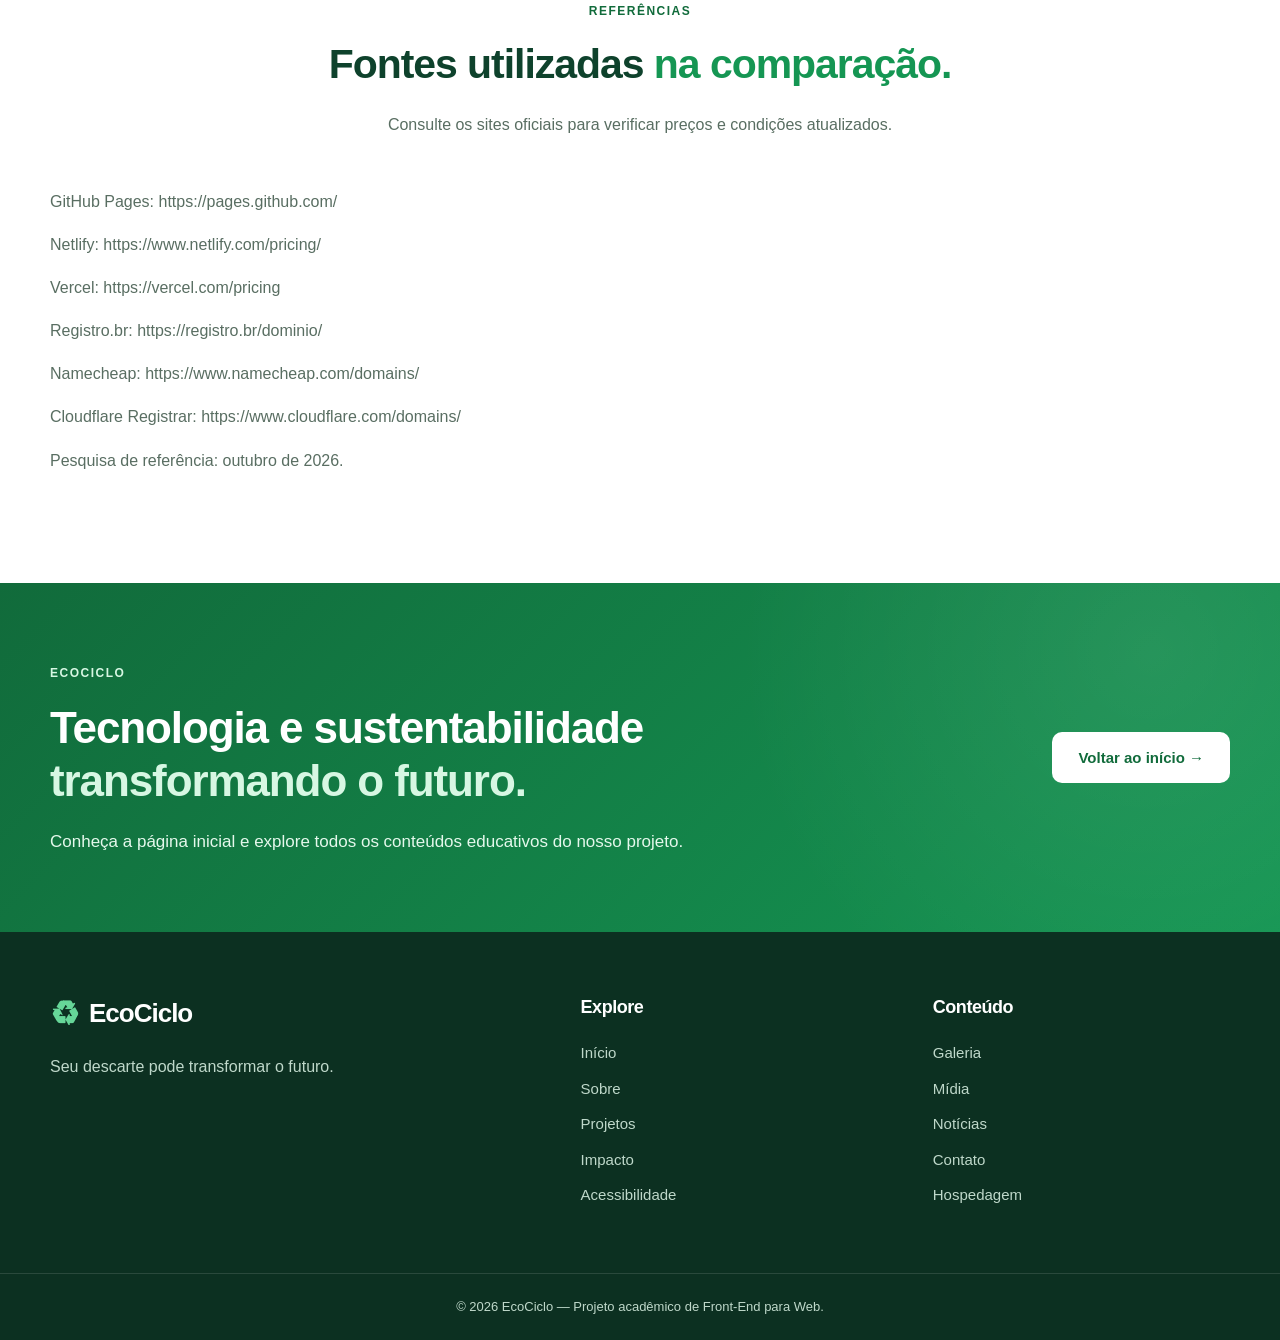
<file: orcamento_hospedagem.html>
<!DOCTYPE html>
<html lang="pt-BR">
<head>
    <meta charset="UTF-8">
    <meta name="viewport" content="width=device-width, initial-scale=1.0">

    <meta name="description" content="Conheça o orçamento do EcoCiclo, compare três serviços de hospedagem e três registradores de domínio e descubra uma solução econômica para publicar o projeto.">

    <title>Orçamento e Hospedagem | EcoCiclo</title>

    <link rel="stylesheet" href="css/style.css">

    <!-- ESTILOS ESPECÍFICOS DA PÁGINA -->
    <style>
        .budget-table-wrapper {
            width: 100%;
            overflow-x: auto;
            border-radius: 14px;
            border: 1px solid #dce9e0;
            margin-top: 30px;
        }

        .budget-table {
            width: 100%;
            min-width: 740px;
            border-collapse: collapse;
            background: #ffffff;
            text-align: left;
        }

        .budget-table caption {
            text-align: left;
            padding: 18px;
            font-weight: 600;
            color: #173c2c;
        }

        .budget-table thead {
            background: #159653;
            color: #ffffff;
        }

        .budget-table th,
        .budget-table td {
            padding: 18px;
            border-bottom: 1px solid #e2ece5;
            vertical-align: top;
            line-height: 1.6;
        }

        .budget-table tbody tr:nth-child(even) {
            background: #f5faf7;
        }

        .budget-table tbody tr:last-child th,
        .budget-table tbody tr:last-child td {
            border-bottom: none;
        }

        .budget-note {
            margin-top: 18px;
            font-size: 14px;
            color: #596e62;
            line-height: 1.7;
        }

        .budget-highlight {
            background: #f0faf3;
            border: 1px solid #cbe9d4;
            border-left: 5px solid #159653;
            border-radius: 14px;
            padding: 30px;
            margin-top: 30px;
        }

        .budget-highlight h3 {
            margin-bottom: 15px;
            color: #173c2c;
        }

        .budget-highlight p {
            margin-bottom: 12px;
            line-height: 1.8;
        }

        .budget-links {
            display: flex;
            flex-wrap: wrap;
            gap: 12px;
            margin-top: 25px;
        }

        .budget-links a {
            color: #116b3b;
            font-weight: 600;
            text-decoration: underline;
            overflow-wrap: anywhere;
        }

        .budget-links a:focus-visible {
            outline: 3px solid #159653;
            outline-offset: 4px;
        }

        .budget-step {
            display: flex;
            gap: 18px;
            align-items: flex-start;
            margin-bottom: 25px;
        }

        .budget-step-number {
            flex-shrink: 0;
            width: 44px;
            height: 44px;
            border-radius: 50%;
            background: #159653;
            color: #ffffff;
            display: flex;
            align-items: center;
            justify-content: center;
            font-weight: bold;
        }

        .budget-step h3 {
            margin-bottom: 8px;
        }

        .budget-step p {
            line-height: 1.7;
        }

        @media (max-width: 600px) {
            .budget-highlight {
                padding: 22px;
            }

            .budget-table th,
            .budget-table td {
                padding: 14px;
            }
        }
    </style>
</head>

<body>

    <!-- CABEÇALHO -->
    <header class="header">
        <div class="container header-content">

            <a href="index.html" class="logo">
                <span class="logo-icon" aria-hidden="true">♻</span>
                <span>EcoCiclo</span>
            </a>

            <nav class="nav" aria-label="Navegação principal">
                <a href="index.html">Início</a>
                <a href="sobre.html">Sobre</a>
                <a href="projetos.html">Projetos</a>
                <a href="impacto.html">Impacto</a>
                <a href="acessibilidade.html">Acessibilidade</a>
                <a href="galeria.html">Galeria</a>
                <a href="midia.html">Mídia</a>
                <a href="noticias.html">Notícias</a>
                <a href="contato.html">Contato</a>
                <a href="orcamento_hospedagem.html"
                   class="active"
                   aria-current="page">
                    Hospedagem
                </a>
            </nav>

        </div>
    </header>


    <main>

        <!-- HERO -->
        <section class="page-hero">
            <div class="container">

                <span class="tag">
                    PLANEJAMENTO E INFRAESTRUTURA
                </span>

                <h1>
                    Um projeto sustentável
                    <span>também pode ser econômico.</span>
                </h1>

                <p>
                    Conheça nossa análise de custos,
                    opções de hospedagem e registro
                    de domínio para disponibilizar
                    o EcoCiclo na internet.
                </p>

            </div>
        </section>


        <!-- INTRODUÇÃO -->
        <section class="section">
            <div class="container two-columns">

                <div>
                    <span class="tag">PLANEJAMENTO DIGITAL</span>

                    <h2>
                        Como colocar o EcoCiclo
                        <span>na internet?</span>
                    </h2>
                </div>

                <div class="content-text">

                    <p>
                        Para disponibilizar um site
                        na internet, é necessário
                        escolher uma plataforma de
                        hospedagem e, opcionalmente,
                        registrar um domínio personalizado.
                    </p>

                    <p>
                        A hospedagem é o serviço
                        responsável por disponibilizar
                        os arquivos do site para
                        os visitantes.
                    </p>

                    <p>
                        Já o domínio é o endereço
                        utilizado para acessar
                        o site, como, por exemplo,
                        ecociclo.com.br.
                    </p>

                    <p>
                        Como o EcoCiclo foi desenvolvido
                        principalmente com HTML e CSS,
                        ele pode ser publicado em
                        serviços de hospedagem estática.
                    </p>

                </div>

            </div>
        </section>


        <!-- CONCEITOS -->
        <section class="section section-light">
            <div class="container">

                <div class="section-title">

                    <span class="tag">CONCEITOS IMPORTANTES</span>

                    <h2>
                        Entenda os elementos
                        <span>de um site publicado.</span>
                    </h2>

                    <p>
                        Conhecer esses conceitos
                        facilita a escolha de uma
                        solução adequada ao projeto.
                    </p>

                </div>


                <div class="cards">

                    <article class="card">

                        <div class="card-icon">🌐</div>

                        <h3>Domínio</h3>

                        <p>
                            É o endereço utilizado
                            para identificar e acessar
                            um site na internet.
                        </p>

                        <p>
                            Exemplo ilustrativo:
                            ecociclo.com.br.
                        </p>

                    </article>


                    <article class="card">

                        <div class="card-icon">🖥️</div>

                        <h3>Hospedagem</h3>

                        <p>
                            É a infraestrutura que
                            disponibiliza os arquivos
                            e conteúdos de um site
                            aos usuários.
                        </p>

                    </article>


                    <article class="card">

                        <div class="card-icon">🔒</div>

                        <h3>Certificado SSL/TLS</h3>

                        <p>
                            Permite estabelecer conexões
                            HTTPS, protegendo a comunicação
                            entre o navegador e o site.
                        </p>

                    </article>

                </div>

            </div>
        </section>


        <!-- COMPARAÇÃO DE HOSPEDAGEM -->
        <section class="section">
            <div class="container">

                <div class="section-title">

                    <span class="tag">PESQUISA DE MERCADO</span>

                    <h2>
                        Comparativo de
                        <span>três hospedagens.</span>
                    </h2>

                    <p>
                        Analisamos plataformas que
                        permitem publicar projetos
                        web estáticos com baixo custo.
                    </p>

                </div>


                <div class="budget-table-wrapper">

                    <table class="budget-table">

                        <caption>
                            Comparação de hospedagens
                            — outubro de 2026
                        </caption>

                        <thead>
                            <tr>
                                <th scope="col">Serviço</th>
                                <th scope="col">Plano</th>
                                <th scope="col">Custo inicial</th>
                                <th scope="col">Características</th>
                                <th scope="col">Limitações</th>
                            </tr>
                        </thead>

                        <tbody>

                            <tr>
                                <th scope="row">
                                    GitHub Pages
                                </th>

                                <td>
                                    Gratuito
                                </td>

                                <td>
                                    R$ 0
                                </td>

                                <td>
                                    Hospedagem de sites
                                    estáticos, integração
                                    com repositórios GitHub,
                                    HTTPS e domínio
                                    personalizado.
                                </td>

                                <td>
                                    Não executa aplicações
                                    tradicionais de servidor
                                    ou banco de dados.
                                </td>
                            </tr>


                            <tr>
                                <th scope="row">
                                    Netlify
                                </th>

                                <td>
                                    Free
                                </td>

                                <td>
                                    US$ 0/mês
                                </td>

                                <td>
                                    Publicação de sites,
                                    HTTPS, CDN e integração
                                    com repositórios Git.
                                </td>

                                <td>
                                    Limites de uso
                                    e créditos mensais
                                    no plano gratuito.
                                </td>
                            </tr>


                            <tr>
                                <th scope="row">
                                    Vercel
                                </th>

                                <td>
                                    Hobby
                                </td>

                                <td>
                                    US$ 0/mês
                                </td>

                                <td>
                                    Deploy automático,
                                    HTTPS, CDN e
                                    integração com Git.
                                </td>

                                <td>
                                    Plano destinado a
                                    projetos pessoais
                                    e não comerciais,
                                    sujeito a limites.
                                </td>
                            </tr>

                        </tbody>

                    </table>

                </div>

                <p class="budget-note">
                    Os planos gratuitos possuem
                    condições de utilização próprias.
                    Consulte os fornecedores antes
                    de contratar ou publicar.
                </p>


                <div class="budget-links">

                    <a
                        href="https://pages.github.com/"
                        target="_blank"
                        rel="noopener noreferrer">
                        GitHub Pages
                    </a>

                    <a
                        href="https://www.netlify.com/pricing/"
                        target="_blank"
                        rel="noopener noreferrer">
                        Netlify
                    </a>

                    <a
                        href="https://vercel.com/pricing"
                        target="_blank"
                        rel="noopener noreferrer">
                        Vercel
                    </a>

                </div>

            </div>
        </section>


        <!-- COMPARAÇÃO DE DOMÍNIOS -->
        <section class="section section-light">
            <div class="container">

                <div class="section-title">

                    <span class="tag">REGISTRO DE DOMÍNIO</span>

                    <h2>
                        Comparativo de
                        <span>três registradores.</span>
                    </h2>

                    <p>
                        Um domínio personalizado
                        facilita a identificação
                        e a divulgação do site.
                    </p>

                </div>


                <div class="budget-table-wrapper">

                    <table class="budget-table">

                        <caption>
                            Comparação de registro
                            de domínios — outubro de 2026
                        </caption>

                        <thead>
                            <tr>
                                <th scope="col">Registrador</th>
                                <th scope="col">Exemplo</th>
                                <th scope="col">Preço de referência</th>
                                <th scope="col">Características</th>
                            </tr>
                        </thead>

                        <tbody>

                            <tr>
                                <th scope="row">
                                    Registro.br
                                </th>

                                <td>
                                    ecociclo.com.br
                                </td>

                                <td>
                                    R$ 40/ano
                                </td>

                                <td>
                                    Registro de domínios
                                    brasileiros terminados
                                    em .br.
                                </td>
                            </tr>


                            <tr>
                                <th scope="row">
                                    Namecheap
                                </th>

                                <td>
                                    ecociclo.com
                                </td>

                                <td>
                                    A partir de
                                    US$ 10,98/ano
                                    na oferta consultada
                                </td>

                                <td>
                                    Registro de domínios
                                    internacionais,
                                    com preços de renovação
                                    que podem ser diferentes.
                                </td>
                            </tr>


                            <tr>
                                <th scope="row">
                                    Cloudflare Registrar
                                </th>

                                <td>
                                    ecociclo.org
                                </td>

                                <td>
                                    US$ 11,20/ano
                                    como referência
                                    regular para .org
                                </td>

                                <td>
                                    Registro a preço de custo,
                                    integração com DNS
                                    e recursos de segurança.
                                </td>
                            </tr>

                        </tbody>

                    </table>

                </div>

                <p class="budget-note">
                    Os endereços apresentados são
                    exemplos e não tiveram sua
                    disponibilidade confirmada.
                    Os preços dependem da extensão,
                    de promoções, da renovação,
                    dos impostos e das condições
                    de cada registrador.
                </p>


                <div class="budget-links">

                    <a
                        href="https://registro.br/dominio/"
                        target="_blank"
                        rel="noopener noreferrer">
                        Registro.br
                    </a>

                    <a
                        href="https://www.namecheap.com/domains/"
                        target="_blank"
                        rel="noopener noreferrer">
                        Namecheap
                    </a>

                    <a
                        href="https://www.cloudflare.com/domains/"
                        target="_blank"
                        rel="noopener noreferrer">
                        Cloudflare Registrar
                    </a>

                </div>

            </div>
        </section>


        <!-- ORÇAMENTO RECOMENDADO -->
        <section class="section">
            <div class="container">

                <div class="section-title">

                    <span class="tag">PROPOSTA DE ORÇAMENTO</span>

                    <h2>
                        Uma solução econômica
                        <span>para o EcoCiclo.</span>
                    </h2>

                    <p>
                        Considerando o caráter
                        acadêmico e a estrutura
                        estática do projeto,
                        priorizamos baixo custo
                        e facilidade de manutenção.
                    </p>

                </div>


                <div class="budget-highlight">

                    <h3>
                        Solução recomendada:
                        GitHub Pages + Registro.br
                    </h3>

                    <p>
                        Hospedagem:
                        <strong>GitHub Pages — R$ 0</strong>
                    </p>

                    <p>
                        Domínio:
                        <strong>Registro.br — R$ 40/ano</strong>
                    </p>

                    <p>
                        <strong>
                            Custo estimado no primeiro ano:
                            R$ 40,00
                        </strong>
                    </p>

                    <p>
                        Esse orçamento considera
                        somente a hospedagem gratuita
                        e o registro anual de um
                        domínio .br, sem serviços
                        adicionais.
                    </p>

                    <p>
                        Caso seja utilizado apenas
                        o endereço gratuito fornecido
                        pelo GitHub Pages, o custo
                        de publicação pode ser
                        de R$ 0.
                    </p>

                </div>

            </div>
        </section>


        <!-- JUSTIFICATIVA -->
        <section class="section section-light">
            <div class="container two-columns">

                <div>

                    <span class="tag">
                        JUSTIFICATIVA DA ESCOLHA
                    </span>

                    <h2>
                        Por que escolher
                        <span>essa solução?</span>
                    </h2>

                </div>


                <div class="content-text">

                    <p>
                        O GitHub Pages é uma alternativa
                        adequada para projetos acadêmicos
                        desenvolvidos com HTML, CSS
                        e JavaScript executado
                        no navegador.
                    </p>

                    <p>
                        Como o EcoCiclo não depende,
                        nesta versão, de um banco
                        de dados ou de um servidor
                        de aplicação, a hospedagem
                        estática atende às necessidades
                        principais do site.
                    </p>

                    <ul class="check-list">

                        <li>
                            ✓ Baixo custo inicial.
                        </li>

                        <li>
                            ✓ Compatibilidade com
                            páginas HTML estáticas.
                        </li>

                        <li>
                            ✓ Possibilidade de usar
                            um domínio personalizado.
                        </li>

                        <li>
                            ✓ Integração com GitHub
                            para armazenar o código.
                        </li>

                        <li>
                            ✓ Facilidade para atualizar
                            os arquivos do projeto.
                        </li>

                        <li>
                            ✓ Suporte a conexões HTTPS.
                        </li>

                    </ul>

                </div>

            </div>
        </section>


        <!-- PASSO A PASSO -->
        <section class="section">
            <div class="container">

                <div class="section-title">

                    <span class="tag">PUBLICAÇÃO DO PROJETO</span>

                    <h2>
                        Etapas para colocar
                        <span>o EcoCiclo no ar.</span>
                    </h2>

                    <p>
                        A publicação pode ser
                        realizada em algumas etapas,
                        utilizando os arquivos
                        desenvolvidos no VS Code.
                    </p>

                </div>


                <div class="two-columns">

                    <div class="content-text">

                        <div class="budget-step">

                            <span class="budget-step-number">
                                1
                            </span>

                            <div>
                                <h3>Organizar os arquivos</h3>

                                <p>
                                    Conferir todas as páginas
                                    HTML, o CSS e os arquivos
                                    de imagem, vídeo e áudio.
                                </p>
                            </div>

                        </div>


                        <div class="budget-step">

                            <span class="budget-step-number">
                                2
                            </span>

                            <div>
                                <h3>Criar um repositório</h3>

                                <p>
                                    Criar um repositório
                                    no GitHub para armazenar
                                    o código-fonte do EcoCiclo.
                                </p>
                            </div>

                        </div>


                        <div class="budget-step">

                            <span class="budget-step-number">
                                3
                            </span>

                            <div>
                                <h3>Enviar o projeto</h3>

                                <p>
                                    Adicionar os arquivos
                                    HTML, CSS e demais
                                    recursos ao repositório.
                                </p>
                            </div>

                        </div>

                    </div>


                    <div class="content-text">

                        <div class="budget-step">

                            <span class="budget-step-number">
                                4
                            </span>

                            <div>
                                <h3>Ativar o GitHub Pages</h3>

                                <p>
                                    Configurar a publicação
                                    nas opções do repositório
                                    e selecionar a origem
                                    do site.
                                </p>
                            </div>

                        </div>


                        <div class="budget-step">

                            <span class="budget-step-number">
                                5
                            </span>

                            <div>
                                <h3>Configurar o domínio</h3>

                                <p>
                                    Caso seja contratado,
                                    configurar o domínio
                                    personalizado e os
                                    registros DNS necessários.
                                </p>
                            </div>

                        </div>


                        <div class="budget-step">

                            <span class="budget-step-number">
                                6
                            </span>

                            <div>
                                <h3>Testar o site</h3>

                                <p>
                                    Verificar links, imagens,
                                    responsividade, acessibilidade
                                    e funcionamento das páginas.
                                </p>
                            </div>

                        </div>

                    </div>

                </div>

            </div>
        </section>


        <!-- CONSIDERAÇÕES -->
        <section class="section section-light">
            <div class="container">

                <div class="section-title">

                    <span class="tag">CONSIDERAÇÕES FINAIS</span>

                    <h2>
                        Planejamento para
                        <span>um futuro digital.</span>
                    </h2>

                    <p>
                        A escolha da infraestrutura
                        deve considerar os objetivos,
                        as necessidades técnicas
                        e o orçamento disponível.
                    </p>

                </div>


                <div class="cards">

                    <article class="card">

                        <div class="card-icon">💰</div>

                        <h3>Economia</h3>

                        <p>
                            Soluções gratuitas podem
                            reduzir os custos de
                            publicação de um
                            projeto acadêmico.
                        </p>

                    </article>


                    <article class="card">

                        <div class="card-icon">⚙️</div>

                        <h3>Manutenção</h3>

                        <p>
                            A organização dos arquivos
                            e o controle de versões
                            facilitam futuras
                            atualizações.
                        </p>

                    </article>


                    <article class="card">

                        <div class="card-icon">🚀</div>

                        <h3>Evolução</h3>

                        <p>
                            Caso o projeto passe
                            a exigir funcionalidades
                            de servidor, novas soluções
                            poderão ser avaliadas.
                        </p>

                    </article>

                </div>

            </div>
        </section>


        <!-- FONTES CONSULTADAS -->
        <section class="section">
            <div class="container">

                <div class="section-title">

                    <span class="tag">REFERÊNCIAS</span>

                    <h2>
                        Fontes utilizadas
                        <span>na comparação.</span>
                    </h2>

                    <p>
                        Consulte os sites oficiais
                        para verificar preços
                        e condições atualizados.
                    </p>

                </div>


                <div class="content-text">

                    <ul class="check-list">

                        <li>
                            GitHub Pages:
                            https://pages.github.com/
                        </li>

                        <li>
                            Netlify:
                            https://www.netlify.com/pricing/
                        </li>

                        <li>
                            Vercel:
                            https://vercel.com/pricing
                        </li>

                        <li>
                            Registro.br:
                            https://registro.br/dominio/
                        </li>

                        <li>
                            Namecheap:
                            https://www.namecheap.com/domains/
                        </li>

                        <li>
                            Cloudflare Registrar:
                            https://www.cloudflare.com/domains/
                        </li>

                    </ul>

                    <p>
                        Pesquisa de referência:
                        outubro de 2026.
                    </p>

                </div>

            </div>
        </section>


        <!-- CHAMADA FINAL -->
        <section class="cta">

            <div class="container cta-content">

                <div>

                    <span class="tag">ECOCICLO</span>

                    <h2>
                        Tecnologia e sustentabilidade
                        <span>transformando o futuro.</span>
                    </h2>

                    <p>
                        Conheça a página inicial
                        e explore todos os conteúdos
                        educativos do nosso projeto.
                    </p>

                </div>

                <a href="index.html" class="btn btn-white">
                    Voltar ao início →
                </a>

            </div>

        </section>

    </main>


    <!-- RODAPÉ -->
    <footer class="footer">

        <div class="container footer-content">

            <div class="footer-brand">

                <a href="index.html" class="logo">
                    <span class="logo-icon" aria-hidden="true">♻</span>
                    <span>EcoCiclo</span>
                </a>

                <p>
                    Seu descarte pode transformar o futuro.
                </p>

            </div>


            <div class="footer-links">

                <h3>Explore</h3>

                <a href="index.html">Início</a>
                <a href="sobre.html">Sobre</a>
                <a href="projetos.html">Projetos</a>
                <a href="impacto.html">Impacto</a>
                <a href="acessibilidade.html">Acessibilidade</a>

            </div>


            <div class="footer-links">

                <h3>Conteúdo</h3>

                <a href="galeria.html">Galeria</a>
                <a href="midia.html">Mídia</a>
                <a href="noticias.html">Notícias</a>
                <a href="contato.html">Contato</a>
                <a href="orcamento_hospedagem.html">
                    Hospedagem
                </a>

            </div>

        </div>


        <div class="footer-bottom">
            <p>
                © 2026 EcoCiclo — Projeto acadêmico de Front-End para Web.
            </p>
        </div>

    </footer>

<script src="script.js"></script></body>
</html>
</file>
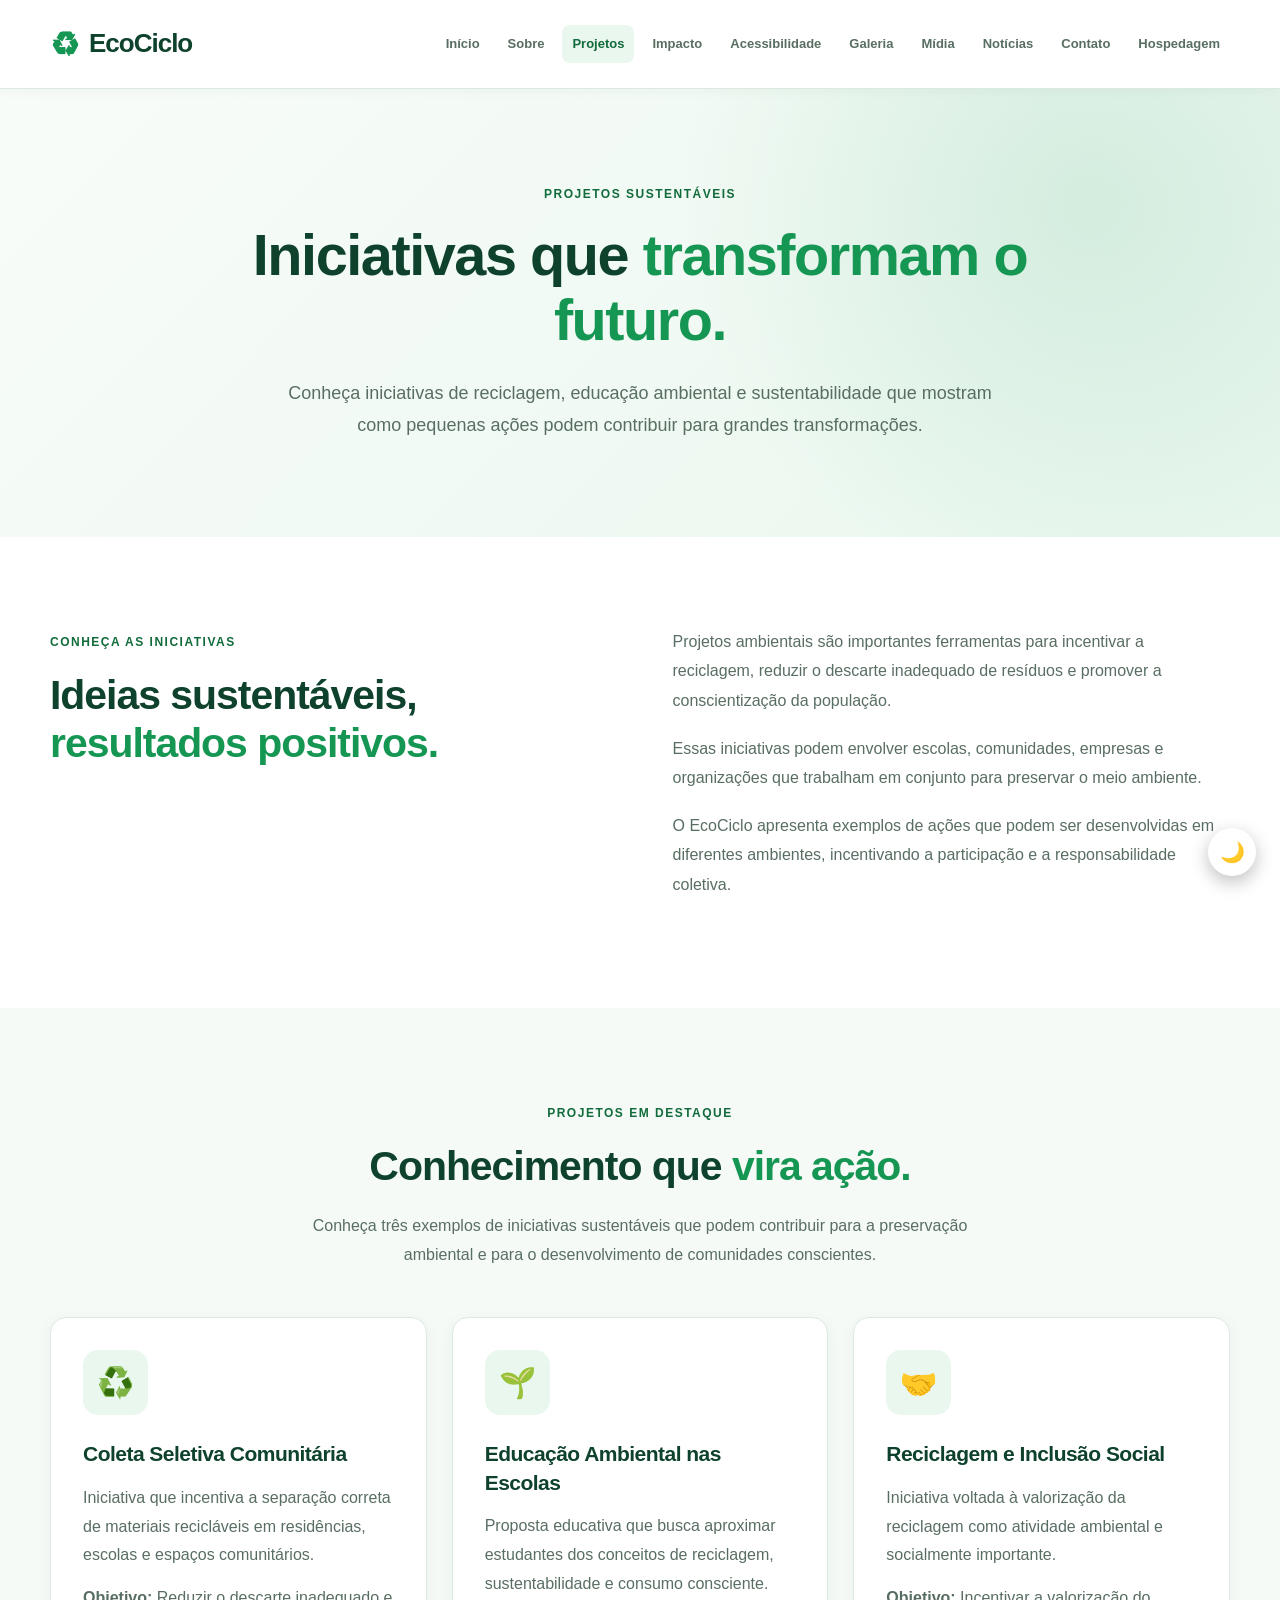
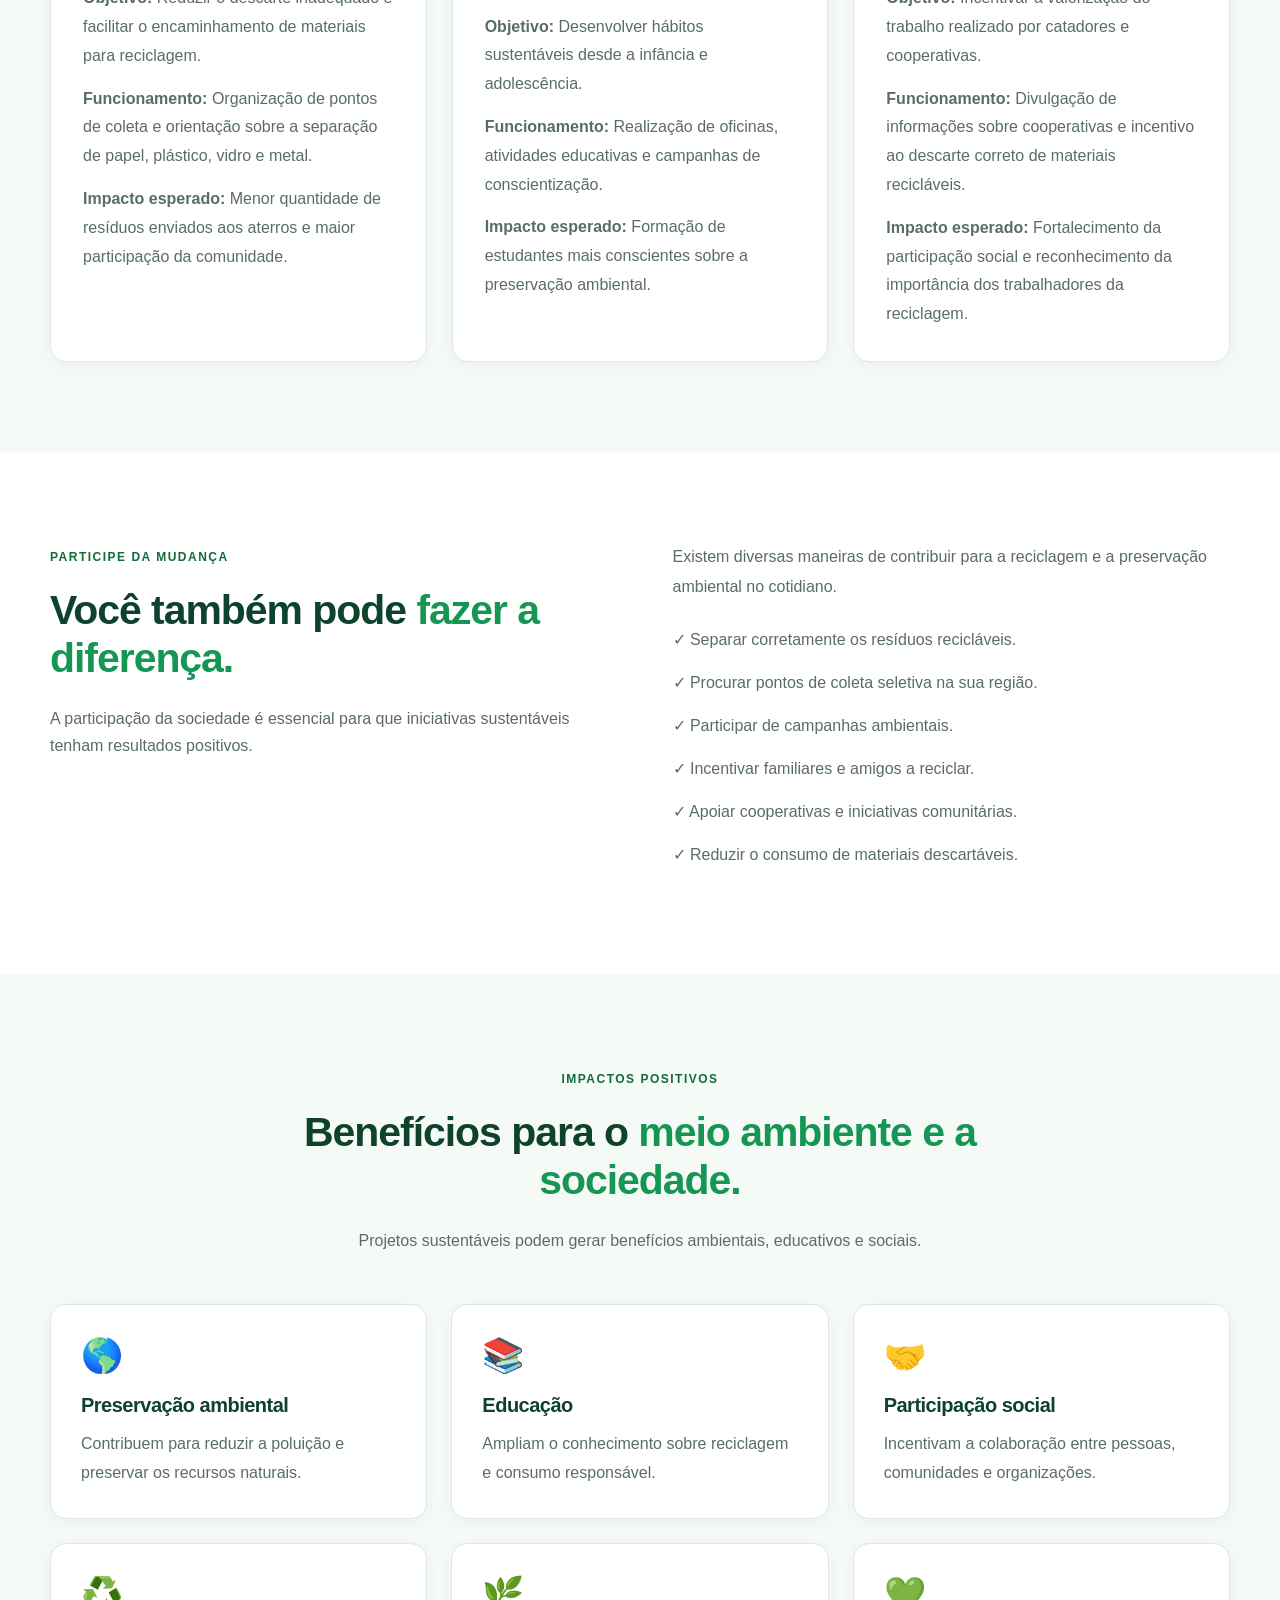
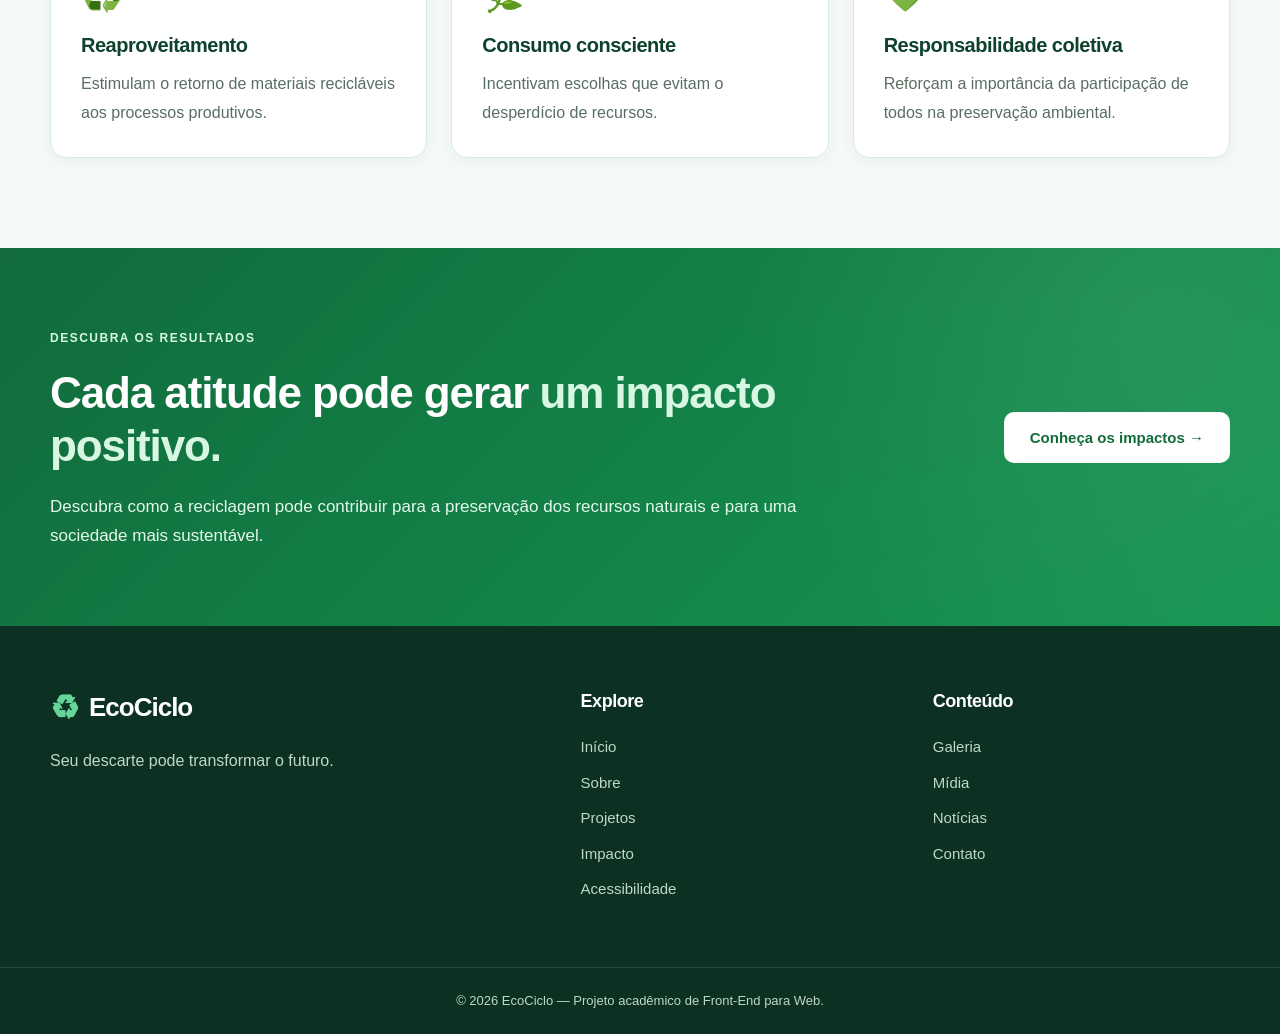
<file: projetos.html>
<!DOCTYPE html>
<html lang="pt-BR">
<head>
    <meta charset="UTF-8">
    <meta name="viewport" content="width=device-width, initial-scale=1.0">
    <meta name="description" content="Conheça projetos e iniciativas de reciclagem e sustentabilidade apresentados pelo EcoCiclo.">
    <title>Projetos | EcoCiclo</title>

    <link rel="stylesheet" href="css/style.css">
</head>

<body>

    <!-- CABEÇALHO -->
    <header class="header">
        <div class="container header-content">

            <a href="index.html" class="logo">
                <span class="logo-icon">♻</span>
                <span>EcoCiclo</span>
            </a>

            <nav class="nav" aria-label="Navegação principal">
                <a href="index.html">Início</a>
                <a href="sobre.html">Sobre</a>
                <a href="projetos.html" class="active" aria-current="page">Projetos</a>
                <a href="impacto.html">Impacto</a>
                <a href="acessibilidade.html">Acessibilidade</a>
                <a href="galeria.html">Galeria</a>
                <a href="midia.html">Mídia</a>
                <a href="noticias.html">Notícias</a>
                <a href="contato.html">Contato</a>
                <a href="orcamento_hospedagem.html">Hospedagem</a>
            </nav>

        </div>
    </header>


    <main>

        <!-- HERO DA PÁGINA -->
        <section class="page-hero">
            <div class="container">

                <span class="tag">PROJETOS SUSTENTÁVEIS</span>

                <h1>
                    Iniciativas que
                    <span>transformam o futuro.</span>
                </h1>

                <p>
                    Conheça iniciativas de reciclagem, educação ambiental
                    e sustentabilidade que mostram como pequenas ações
                    podem contribuir para grandes transformações.
                </p>

            </div>
        </section>


        <!-- APRESENTAÇÃO DOS PROJETOS -->
        <section class="section">
            <div class="container two-columns">

                <div>
                    <span class="tag">CONHEÇA AS INICIATIVAS</span>

                    <h2>
                        Ideias sustentáveis,
                        <span>resultados positivos.</span>
                    </h2>
                </div>

                <div class="content-text">

                    <p>
                        Projetos ambientais são importantes ferramentas
                        para incentivar a reciclagem, reduzir o descarte
                        inadequado de resíduos e promover a conscientização
                        da população.
                    </p>

                    <p>
                        Essas iniciativas podem envolver escolas,
                        comunidades, empresas e organizações que
                        trabalham em conjunto para preservar
                        o meio ambiente.
                    </p>

                    <p>
                        O EcoCiclo apresenta exemplos de ações que podem
                        ser desenvolvidas em diferentes ambientes,
                        incentivando a participação e a responsabilidade
                        coletiva.
                    </p>

                </div>

            </div>
        </section>


        <!-- PROJETOS EM DESTAQUE -->
        <section class="section section-light">
            <div class="container">

                <div class="section-title">
                    <span class="tag">PROJETOS EM DESTAQUE</span>

                    <h2>
                        Conhecimento que
                        <span>vira ação.</span>
                    </h2>

                    <p>
                        Conheça três exemplos de iniciativas sustentáveis
                        que podem contribuir para a preservação ambiental
                        e para o desenvolvimento de comunidades conscientes.
                    </p>
                </div>


                <div class="cards">

                    <!-- PROJETO 1 -->
                    <article class="card">

                        <div class="card-icon">♻️</div>

                        <h3>Coleta Seletiva Comunitária</h3>

                        <p>
                            Iniciativa que incentiva a separação correta
                            de materiais recicláveis em residências,
                            escolas e espaços comunitários.
                        </p>

                        <p>
                            <strong>Objetivo:</strong>
                            Reduzir o descarte inadequado e facilitar
                            o encaminhamento de materiais para reciclagem.
                        </p>

                        <p>
                            <strong>Funcionamento:</strong>
                            Organização de pontos de coleta e orientação
                            sobre a separação de papel, plástico,
                            vidro e metal.
                        </p>

                        <p>
                            <strong>Impacto esperado:</strong>
                            Menor quantidade de resíduos enviados
                            aos aterros e maior participação da comunidade.
                        </p>

                    </article>


                    <!-- PROJETO 2 -->
                    <article class="card">

                        <div class="card-icon">🌱</div>

                        <h3>Educação Ambiental nas Escolas</h3>

                        <p>
                            Proposta educativa que busca aproximar
                            estudantes dos conceitos de reciclagem,
                            sustentabilidade e consumo consciente.
                        </p>

                        <p>
                            <strong>Objetivo:</strong>
                            Desenvolver hábitos sustentáveis desde
                            a infância e adolescência.
                        </p>

                        <p>
                            <strong>Funcionamento:</strong>
                            Realização de oficinas, atividades
                            educativas e campanhas de conscientização.
                        </p>

                        <p>
                            <strong>Impacto esperado:</strong>
                            Formação de estudantes mais conscientes
                            sobre a preservação ambiental.
                        </p>

                    </article>


                    <!-- PROJETO 3 -->
                    <article class="card">

                        <div class="card-icon">🤝</div>

                        <h3>Reciclagem e Inclusão Social</h3>

                        <p>
                            Iniciativa voltada à valorização da
                            reciclagem como atividade ambiental
                            e socialmente importante.
                        </p>

                        <p>
                            <strong>Objetivo:</strong>
                            Incentivar a valorização do trabalho
                            realizado por catadores e cooperativas.
                        </p>

                        <p>
                            <strong>Funcionamento:</strong>
                            Divulgação de informações sobre
                            cooperativas e incentivo ao descarte
                            correto de materiais recicláveis.
                        </p>

                        <p>
                            <strong>Impacto esperado:</strong>
                            Fortalecimento da participação social
                            e reconhecimento da importância
                            dos trabalhadores da reciclagem.
                        </p>

                    </article>

                </div>

            </div>
        </section>


        <!-- COMO PARTICIPAR -->
        <section class="section">
            <div class="container two-columns">

                <div>
                    <span class="tag">PARTICIPE DA MUDANÇA</span>

                    <h2>
                        Você também pode
                        <span>fazer a diferença.</span>
                    </h2>

                    <p>
                        A participação da sociedade é essencial
                        para que iniciativas sustentáveis tenham
                        resultados positivos.
                    </p>
                </div>

                <div class="content-text">

                    <p>
                        Existem diversas maneiras de contribuir
                        para a reciclagem e a preservação ambiental
                        no cotidiano.
                    </p>

                    <ul class="check-list">
                        <li>✓ Separar corretamente os resíduos recicláveis.</li>
                        <li>✓ Procurar pontos de coleta seletiva na sua região.</li>
                        <li>✓ Participar de campanhas ambientais.</li>
                        <li>✓ Incentivar familiares e amigos a reciclar.</li>
                        <li>✓ Apoiar cooperativas e iniciativas comunitárias.</li>
                        <li>✓ Reduzir o consumo de materiais descartáveis.</li>
                    </ul>

                </div>

            </div>
        </section>


        <!-- BENEFÍCIOS DOS PROJETOS -->
        <section class="section section-light">
            <div class="container">

                <div class="section-title">

                    <span class="tag">IMPACTOS POSITIVOS</span>

                    <h2>
                        Benefícios para o
                        <span>meio ambiente e a sociedade.</span>
                    </h2>

                    <p>
                        Projetos sustentáveis podem gerar benefícios
                        ambientais, educativos e sociais.
                    </p>

                </div>


                <div class="values-grid">

                    <article class="value-card">
                        <span>🌎</span>
                        <h3>Preservação ambiental</h3>
                        <p>
                            Contribuem para reduzir a poluição
                            e preservar os recursos naturais.
                        </p>
                    </article>

                    <article class="value-card">
                        <span>📚</span>
                        <h3>Educação</h3>
                        <p>
                            Ampliam o conhecimento sobre reciclagem
                            e consumo responsável.
                        </p>
                    </article>

                    <article class="value-card">
                        <span>🤝</span>
                        <h3>Participação social</h3>
                        <p>
                            Incentivam a colaboração entre pessoas,
                            comunidades e organizações.
                        </p>
                    </article>

                    <article class="value-card">
                        <span>♻️</span>
                        <h3>Reaproveitamento</h3>
                        <p>
                            Estimulam o retorno de materiais
                            recicláveis aos processos produtivos.
                        </p>
                    </article>

                    <article class="value-card">
                        <span>🌿</span>
                        <h3>Consumo consciente</h3>
                        <p>
                            Incentivam escolhas que evitam
                            o desperdício de recursos.
                        </p>
                    </article>

                    <article class="value-card">
                        <span>💚</span>
                        <h3>Responsabilidade coletiva</h3>
                        <p>
                            Reforçam a importância da participação
                            de todos na preservação ambiental.
                        </p>
                    </article>

                </div>

            </div>
        </section>


        <!-- CHAMADA FINAL -->
        <section class="cta">

            <div class="container cta-content">

                <div>
                    <span class="tag">DESCUBRA OS RESULTADOS</span>

                    <h2>
                        Cada atitude pode gerar
                        <span>um impacto positivo.</span>
                    </h2>

                    <p>
                        Descubra como a reciclagem pode contribuir
                        para a preservação dos recursos naturais
                        e para uma sociedade mais sustentável.
                    </p>
                </div>

                <a href="impacto.html" class="btn btn-white">
                    Conheça os impactos →
                </a>

            </div>

        </section>

    </main>


    <!-- RODAPÉ -->
    <footer class="footer">

        <div class="container footer-content">

            <div class="footer-brand">

                <a href="index.html" class="logo">
                    <span class="logo-icon">♻</span>
                    <span>EcoCiclo</span>
                </a>

                <p>
                    Seu descarte pode transformar o futuro.
                </p>

            </div>


            <div class="footer-links">

                <h3>Explore</h3>

                <a href="index.html">Início</a>
                <a href="sobre.html">Sobre</a>
                <a href="projetos.html">Projetos</a>
                <a href="impacto.html">Impacto</a>
                <a href="acessibilidade.html">Acessibilidade</a>

            </div>


            <div class="footer-links">

                <h3>Conteúdo</h3>

                <a href="galeria.html">Galeria</a>
                <a href="midia.html">Mídia</a>
                <a href="noticias.html">Notícias</a>
                <a href="contato.html">Contato</a>

            </div>

        </div>


        <div class="footer-bottom">
            <p>
                © 2026 EcoCiclo — Projeto acadêmico de Front-End para Web.
            </p>
        </div>

    </footer>

<script src="script.js"></script></body>
</html>
</file>
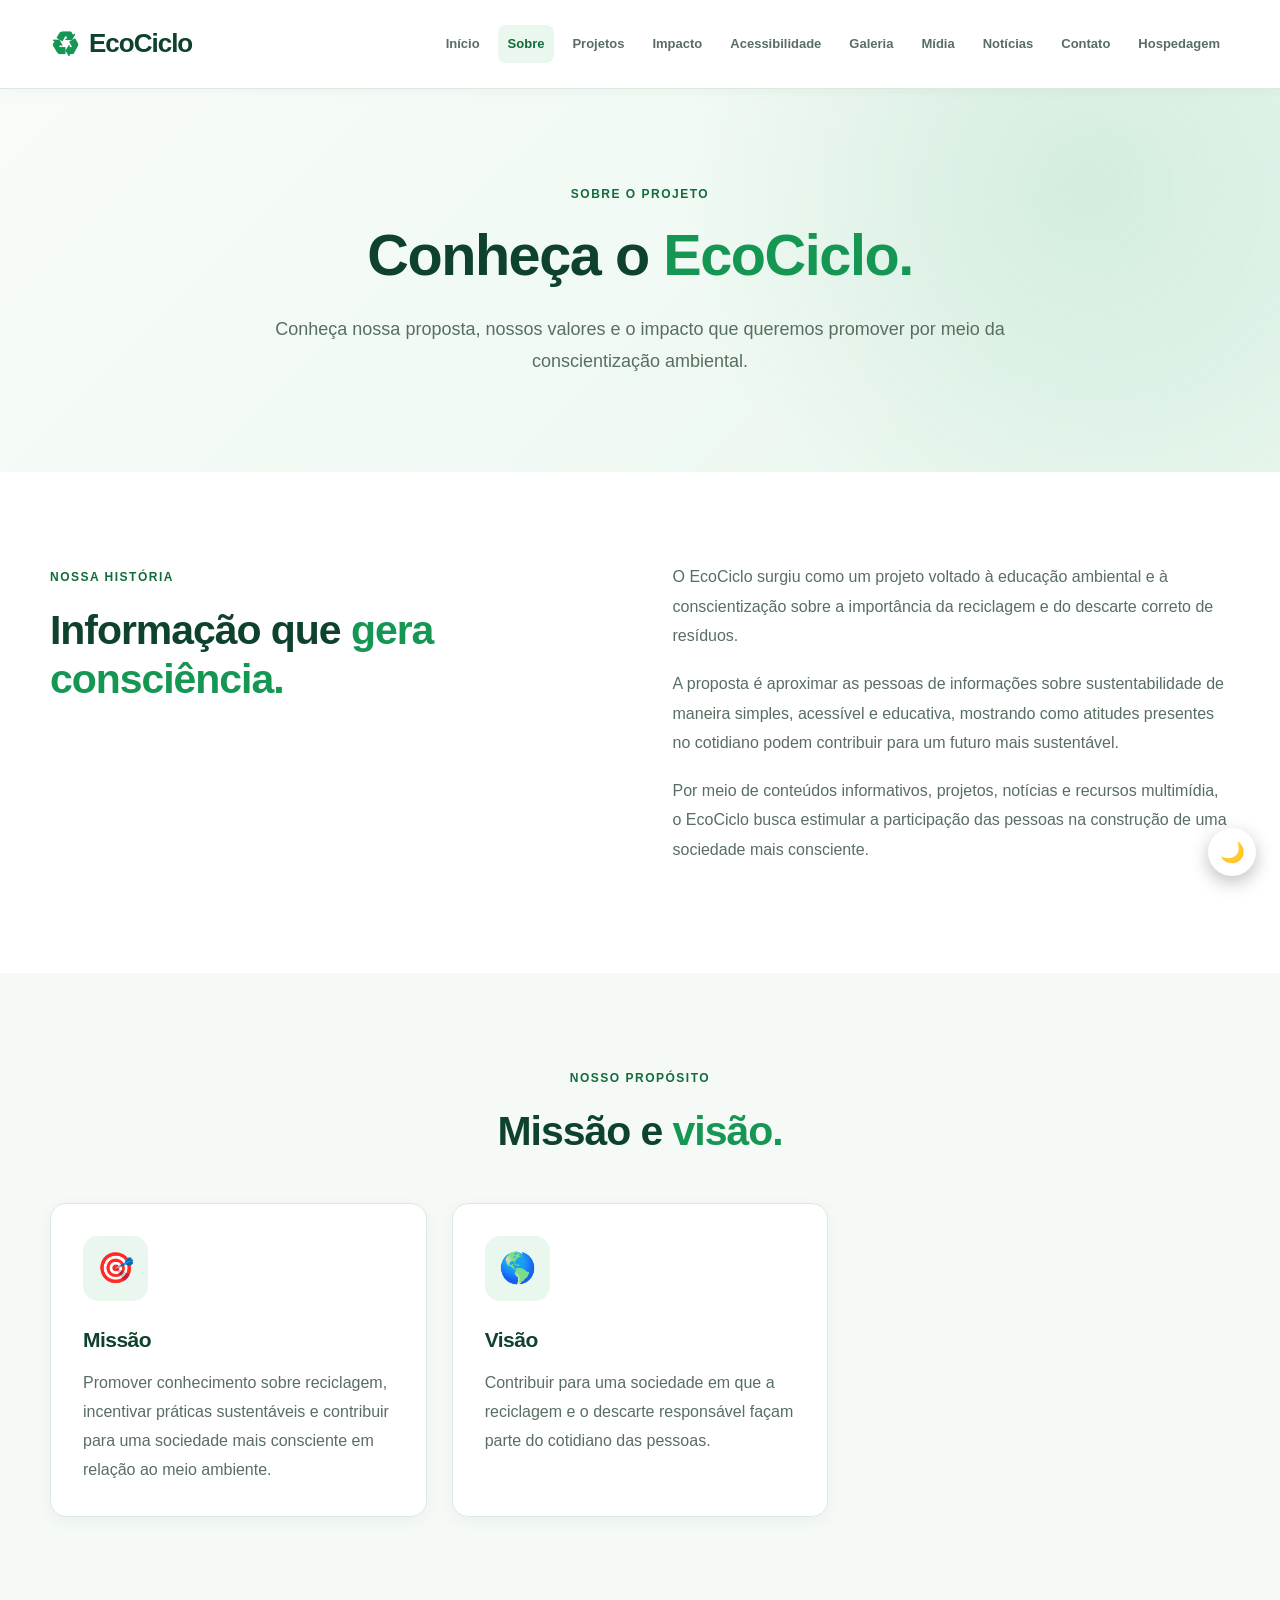
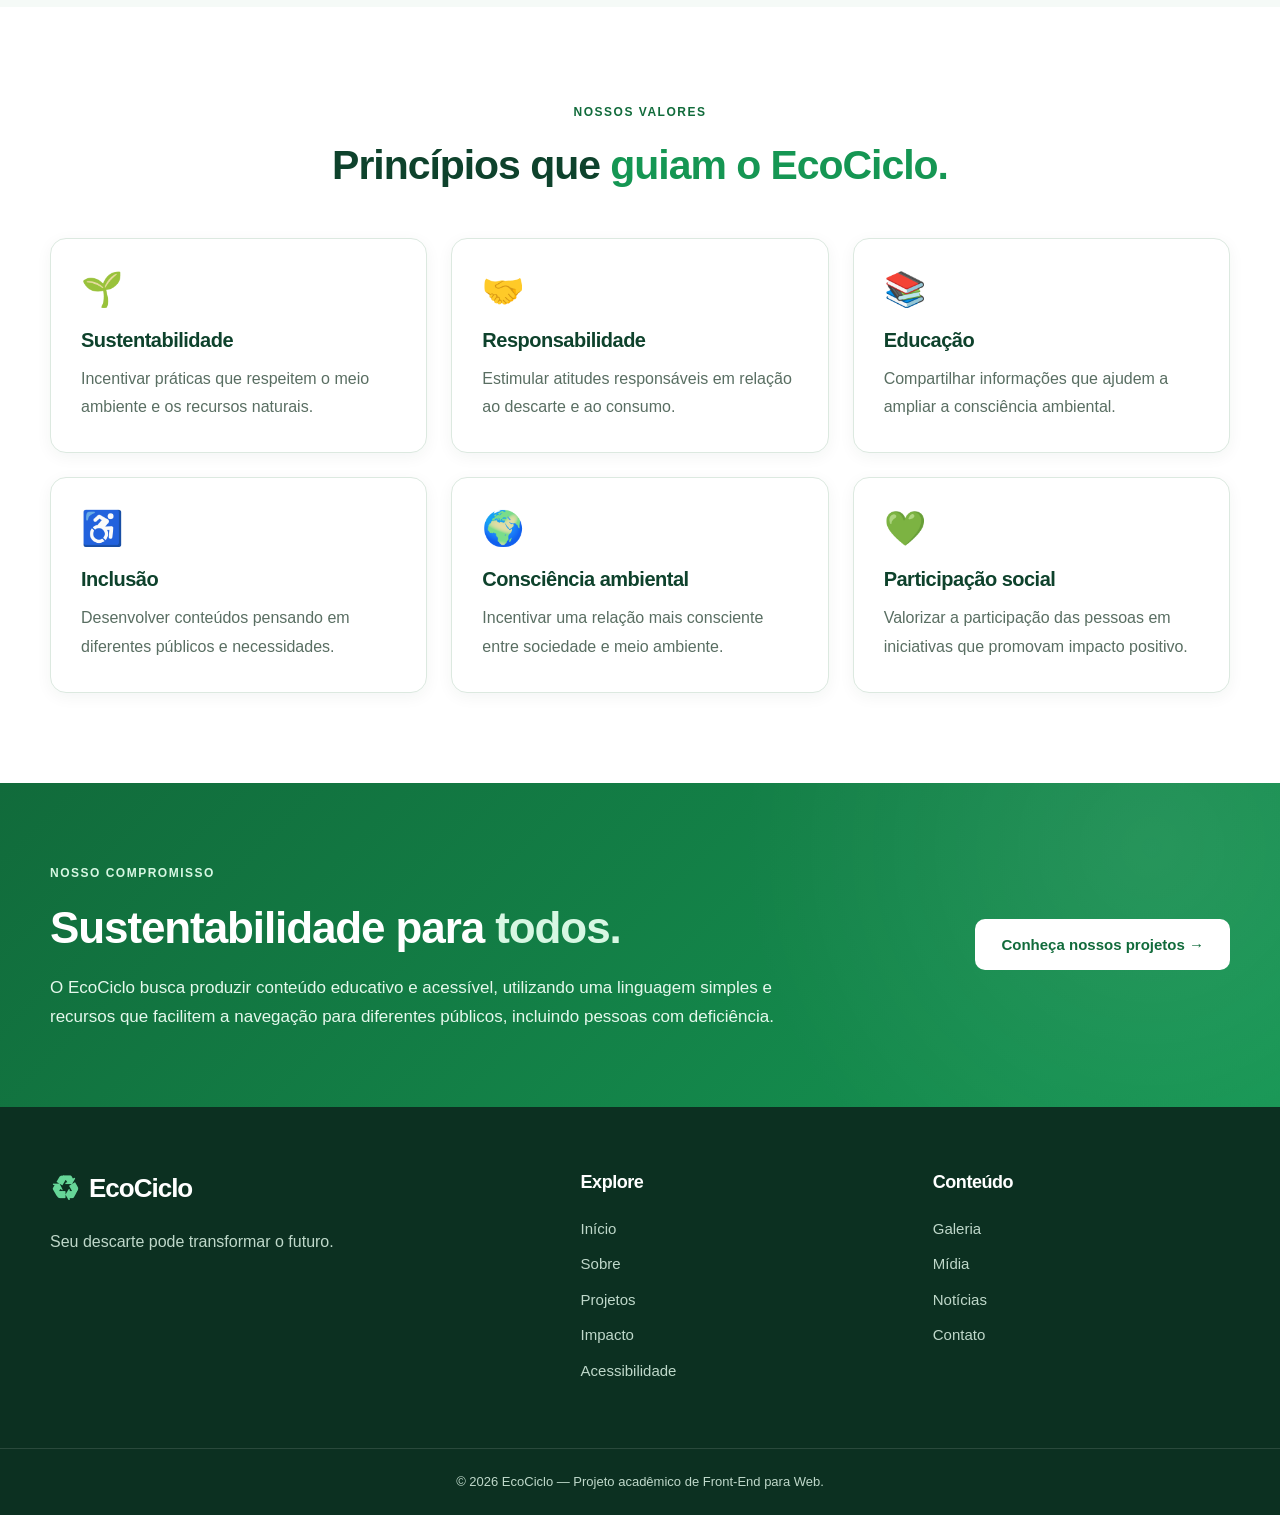
<file: sobre.html>
<!DOCTYPE html>
<html lang="pt-BR">
<head>
    <meta charset="UTF-8">
    <meta name="viewport" content="width=device-width, initial-scale=1.0">
    <meta name="description" content="Conheça a história, missão, visão e valores do EcoCiclo.">
    <title>Sobre | EcoCiclo</title>

    <link rel="stylesheet" href="css/style.css">
</head>

<body>

    <!-- CABEÇALHO -->
    <header class="header">
        <div class="container header-content">

            <a href="index.html" class="logo">
                <span class="logo-icon">♻</span>
                <span>EcoCiclo</span>
            </a>

            <nav class="nav">
                <a href="index.html">Início</a>
                <a href="sobre.html" class="active">Sobre</a>
                <a href="projetos.html">Projetos</a>
                <a href="impacto.html">Impacto</a>
                <a href="acessibilidade.html">Acessibilidade</a>
                <a href="galeria.html">Galeria</a>
                <a href="midia.html">Mídia</a>
                <a href="noticias.html">Notícias</a>
                <a href="contato.html">Contato</a>
                <a href="orcamento_hospedagem.html">Hospedagem</a>
            </nav>

        </div>
    </header>


    <main>

        <!-- HERO DA PÁGINA -->
        <section class="page-hero">

            <div class="container">

                <span class="tag">SOBRE O PROJETO</span>

                <h1>
                    Conheça o
                    <span>EcoCiclo.</span>
                </h1>

                <p>
                    Conheça nossa proposta, nossos valores e o impacto que
                    queremos promover por meio da conscientização ambiental.
                </p>

            </div>

        </section>


        <!-- NOSSA HISTÓRIA -->
        <section class="section">

            <div class="container two-columns">

                <div>
                    <span class="tag">NOSSA HISTÓRIA</span>

                    <h2>
                        Informação que
                        <span>gera consciência.</span>
                    </h2>
                </div>


                <div class="content-text">

                    <p>
                        O EcoCiclo surgiu como um projeto voltado à educação
                        ambiental e à conscientização sobre a importância da
                        reciclagem e do descarte correto de resíduos.
                    </p>

                    <p>
                        A proposta é aproximar as pessoas de informações sobre
                        sustentabilidade de maneira simples, acessível e
                        educativa, mostrando como atitudes presentes no
                        cotidiano podem contribuir para um futuro mais
                        sustentável.
                    </p>

                    <p>
                        Por meio de conteúdos informativos, projetos,
                        notícias e recursos multimídia, o EcoCiclo busca
                        estimular a participação das pessoas na construção
                        de uma sociedade mais consciente.
                    </p>

                </div>

            </div>

        </section>


        <!-- MISSÃO E VISÃO -->
        <section class="section section-light">

            <div class="container">

                <div class="section-title">

                    <span class="tag">NOSSO PROPÓSITO</span>

                    <h2>
                        Missão e
                        <span>visão.</span>
                    </h2>

                </div>


                <div class="cards">

                    <article class="card">

                        <div class="card-icon">🎯</div>

                        <h3>Missão</h3>

                        <p>
                            Promover conhecimento sobre reciclagem, incentivar
                            práticas sustentáveis e contribuir para uma
                            sociedade mais consciente em relação ao meio
                            ambiente.
                        </p>

                    </article>


                    <article class="card">

                        <div class="card-icon">🌎</div>

                        <h3>Visão</h3>

                        <p>
                            Contribuir para uma sociedade em que a reciclagem
                            e o descarte responsável façam parte do cotidiano
                            das pessoas.
                        </p>

                    </article>

                </div>

            </div>

        </section>


        <!-- VALORES -->
        <section class="section">

            <div class="container">

                <div class="section-title">

                    <span class="tag">NOSSOS VALORES</span>

                    <h2>
                        Princípios que
                        <span>guiam o EcoCiclo.</span>
                    </h2>

                </div>


                <div class="values-grid">

                    <article class="value-card">
                        <span>🌱</span>
                        <h3>Sustentabilidade</h3>
                        <p>
                            Incentivar práticas que respeitem o meio ambiente
                            e os recursos naturais.
                        </p>
                    </article>


                    <article class="value-card">
                        <span>🤝</span>
                        <h3>Responsabilidade</h3>
                        <p>
                            Estimular atitudes responsáveis em relação ao
                            descarte e ao consumo.
                        </p>
                    </article>


                    <article class="value-card">
                        <span>📚</span>
                        <h3>Educação</h3>
                        <p>
                            Compartilhar informações que ajudem a ampliar a
                            consciência ambiental.
                        </p>
                    </article>


                    <article class="value-card">
                        <span>♿</span>
                        <h3>Inclusão</h3>
                        <p>
                            Desenvolver conteúdos pensando em diferentes
                            públicos e necessidades.
                        </p>
                    </article>


                    <article class="value-card">
                        <span>🌍</span>
                        <h3>Consciência ambiental</h3>
                        <p>
                            Incentivar uma relação mais consciente entre
                            sociedade e meio ambiente.
                        </p>
                    </article>


                    <article class="value-card">
                        <span>💚</span>
                        <h3>Participação social</h3>
                        <p>
                            Valorizar a participação das pessoas em iniciativas
                            que promovam impacto positivo.
                        </p>
                    </article>

                </div>

            </div>

        </section>


        <!-- COMPROMISSO -->
        <section class="cta">

            <div class="container cta-content">

                <div>

                    <span class="tag">NOSSO COMPROMISSO</span>

                    <h2>
                        Sustentabilidade para
                        <span>todos.</span>
                    </h2>

                    <p>
                        O EcoCiclo busca produzir conteúdo educativo e
                        acessível, utilizando uma linguagem simples e recursos
                        que facilitem a navegação para diferentes públicos,
                        incluindo pessoas com deficiência.
                    </p>

                </div>


                <a href="projetos.html" class="btn btn-white">
                    Conheça nossos projetos →
                </a>

            </div>

        </section>

    </main>


    <!-- RODAPÉ -->
    <footer class="footer">

        <div class="container footer-content">

            <div class="footer-brand">

                <a href="index.html" class="logo">
                    <span class="logo-icon">♻</span>
                    <span>EcoCiclo</span>
                </a>

                <p>
                    Seu descarte pode transformar o futuro.
                </p>

            </div>


            <div class="footer-links">

                <h3>Explore</h3>

                <a href="index.html">Início</a>
                <a href="sobre.html">Sobre</a>
                <a href="projetos.html">Projetos</a>
                <a href="impacto.html">Impacto</a>
                <a href="acessibilidade.html">Acessibilidade</a>

            </div>


            <div class="footer-links">

                <h3>Conteúdo</h3>

                <a href="galeria.html">Galeria</a>
                <a href="midia.html">Mídia</a>
                <a href="noticias.html">Notícias</a>
                <a href="contato.html">Contato</a>

            </div>

        </div>


        <div class="footer-bottom">
            <p>
                © 2026 EcoCiclo — Projeto acadêmico de Front-End para Web.
            </p>
        </div>

    </footer>

<script src="script.js"></script></body>
</html>
</file>
<file: css/style.css>
/* =====================================================
   ECOCICLO — STYLE.CSS
   Projeto acadêmico de Front-End para Web
   Identidade visual: verde, branco e tons naturais
   ===================================================== */


/* 1. VARIÁVEIS E CONFIGURAÇÕES GERAIS */

:root {
    --primary: #159653;
    --primary-dark: #116b3b;
    --primary-deep: #0e422c;
    --primary-light: #e9f7ee;

    --secondary: #247c8e;

    --white: #ffffff;
    --background: #ffffff;
    --background-light: #f5faf7;

    --text: #173c2c;
    --text-muted: #596e62;

    --border: #dce9e0;

    --shadow-sm: 0 4px 16px rgba(14, 66, 44, 0.05);
    --shadow-md: 0 10px 30px rgba(14, 66, 44, 0.08);
    --shadow-lg: 0 16px 40px rgba(14, 66, 44, 0.12);

    --radius-sm: 10px;
    --radius-md: 16px;
    --radius-lg: 24px;

    --container-width: 1180px;

    --transition: 0.25s ease;
}


/* 2. RESET */

*,
*::before,
*::after {
    box-sizing: border-box;
}

html {
    scroll-behavior: smooth;
    scroll-padding-top: 120px;
}

body {
    margin: 0;
    padding: 0;

    font-family: Arial, Helvetica, sans-serif;
    font-size: 16px;
    line-height: 1.7;

    background: var(--background);
    color: var(--text);

    -webkit-font-smoothing: antialiased;
}

img,
video,
iframe {
    max-width: 100%;
}

img {
    display: block;
    height: auto;
}

audio {
    max-width: 100%;
}

a {
    color: inherit;
    text-decoration: none;
}

button,
input,
select,
textarea {
    font: inherit;
}

button {
    cursor: pointer;
}

h1,
h2,
h3,
h4,
h5,
h6,
p,
figure {
    margin-top: 0;
}

h1,
h2,
h3,
h4,
h5,
h6 {
    line-height: 1.2;
    letter-spacing: -0.025em;
}

h1,
h2 {
    font-weight: 800;
}

h3 {
    font-weight: 700;
}

p {
    color: var(--text-muted);
}

ul,
ol {
    padding-left: 22px;
}

::selection {
    background: #bcebd0;
    color: var(--primary-deep);
}


/* 3. CONTAINER */

.container {
    width: min(100% - 40px, var(--container-width));
    margin-inline: auto;
}


/* 4. ACESSIBILIDADE */

:focus-visible {
    outline: 3px solid var(--secondary);
    outline-offset: 4px;
}

a,
button,
input,
select,
textarea {
    -webkit-tap-highlight-color: transparent;
}

.skip-link {
    position: absolute;
    left: 12px;
    top: -100px;
    z-index: 9999;

    padding: 12px 18px;

    background: var(--white);
    color: var(--primary-deep);

    border-radius: var(--radius-sm);
    box-shadow: var(--shadow-md);
}

.skip-link:focus {
    top: 12px;
}

@media (prefers-reduced-motion: reduce) {
    *,
    *::before,
    *::after {
        scroll-behavior: auto !important;
        animation-duration: 0.01ms !important;
        transition-duration: 0.01ms !important;
    }
}


/* 5. CABEÇALHO */

.header {
    position: sticky;
    top: 0;
    z-index: 1000;

    background: rgba(255, 255, 255, 0.97);
    border-bottom: 1px solid var(--border);
    box-shadow: 0 2px 12px rgba(14, 66, 44, 0.04);
}

.header-content {
    display: flex;
    align-items: center;
    justify-content: space-between;

    gap: 24px;
    min-height: 88px;
}


/* 6. LOGOTIPO */

.logo {
    display: inline-flex;
    align-items: center;
    gap: 10px;

    flex-shrink: 0;

    color: var(--primary-deep);

    font-size: 26px;
    font-weight: 800;
    letter-spacing: -1px;
    line-height: 1.2;
}

.logo-icon {
    display: inline-flex;
    align-items: center;
    justify-content: center;

    color: var(--primary);

    font-size: 33px;
    line-height: 1;
}


/* 7. MENU DE NAVEGAÇÃO */

.nav {
    display: flex;
    align-items: center;
    justify-content: flex-end;

    flex-wrap: wrap;
    gap: 6px 8px;
}

.nav a {
    display: inline-flex;
    align-items: center;
    justify-content: center;

    min-height: 38px;
    padding: 8px 10px;

    border-radius: 8px;

    color: var(--text-muted);

    font-size: 13px;
    font-weight: 600;
    line-height: 1.25;

    transition:
        background var(--transition),
        color var(--transition);
}

.nav a:hover {
    color: var(--primary-dark);
    background: var(--primary-light);
}

.nav a.active,
.nav a[aria-current="page"] {
    color: var(--primary-dark);
    background: var(--primary-light);
    font-weight: 700;
}


/* 8. TAGS */

.tag {
    display: inline-block;

    margin-bottom: 20px;

    color: var(--primary-dark);

    font-size: 12px;
    font-weight: 800;
    letter-spacing: 1.5px;
    line-height: 1.5;
    text-transform: uppercase;
}


/* 9. BOTÕES */

.btn {
    display: inline-flex;
    align-items: center;
    justify-content: center;

    gap: 10px;
    min-height: 48px;

    padding: 13px 24px;

    border: 2px solid transparent;
    border-radius: 10px;

    font-size: 15px;
    font-weight: 700;
    line-height: 1.4;
    text-align: center;

    transition:
        background var(--transition),
        color var(--transition),
        border-color var(--transition),
        transform var(--transition),
        box-shadow var(--transition);
}

.btn:hover {
    transform: translateY(-2px);
}

.btn-primary {
    background: var(--primary);
    color: var(--white);
}

.btn-primary:hover {
    background: var(--primary-dark);
    box-shadow: var(--shadow-md);
}

.btn-secondary {
    background: transparent;
    color: var(--primary-dark);
    border-color: var(--primary);
}

.btn-secondary:hover {
    background: var(--primary-light);
}

.btn-white {
    background: var(--white);
    color: var(--primary-dark);
}

.btn-white:hover {
    background: #eaf7ef;
}


/* 10. HERO DA PÁGINA INICIAL */

.hero {
    position: relative;
    overflow: hidden;

    padding: 105px 0;

    background:
        radial-gradient(
            circle at 85% 40%,
            rgba(21, 150, 83, 0.12),
            transparent 38%
        ),
        linear-gradient(
            135deg,
            #f8fcf9 0%,
            #eaf7ef 100%
        );
}

.hero-content {
    display: grid;
    grid-template-columns: 1.15fr 0.85fr;

    align-items: center;
    gap: 60px;
}

.hero-text {
    position: relative;
    z-index: 2;
}

.hero h1 {
    max-width: 760px;

    margin-bottom: 26px;

    color: var(--primary-deep);

    font-size: clamp(42px, 5vw, 68px);
    line-height: 1.08;
}

.hero h1 span {
    color: var(--primary);
}

.hero-text > p {
    max-width: 610px;

    margin-bottom: 30px;

    font-size: 18px;
    line-height: 1.8;
}

.hero-buttons {
    display: flex;
    flex-wrap: wrap;
    gap: 14px;
}


/* 11. ELEMENTO VISUAL DO HERO */

.hero-visual {
    display: flex;
    align-items: center;
    justify-content: center;

    min-width: 0;
}

.circle {
    position: relative;

    display: flex;
    align-items: center;
    justify-content: center;

    width: min(100%, 370px);
    aspect-ratio: 1;

    border-radius: 50%;

    background:
        linear-gradient(
            135deg,
            #bdebd0,
            #62c68c
        );

    box-shadow:
        0 25px 70px rgba(21, 150, 83, 0.18),
        inset 0 0 0 22px rgba(255, 255, 255, 0.25);
}

.circle::before {
    content: "";

    position: absolute;
    inset: -20px;

    border: 2px dashed rgba(21, 150, 83, 0.24);
    border-radius: 50%;
}

.circle span {
    color: var(--white);
    font-size: clamp(100px, 15vw, 185px);
    line-height: 1;
    text-shadow: 0 12px 30px rgba(14, 66, 44, 0.15);
}


/* 12. HERO DAS PÁGINAS INTERNAS */

.page-hero {
    padding: 90px 0 95px;

    background:
        radial-gradient(
            circle at 85% 25%,
            rgba(21, 150, 83, 0.12),
            transparent 36%
        ),
        linear-gradient(
            135deg,
            #f8fcf9 0%,
            #e9f7ee 100%
        );

    text-align: center;
}

.page-hero .container {
    max-width: 950px;
}

.page-hero h1 {
    margin-bottom: 25px;

    color: var(--primary-deep);

    font-size: clamp(36px, 4.5vw, 58px);
    line-height: 1.12;
}

.page-hero h1 span {
    color: var(--primary);
}

.page-hero p {
    max-width: 750px;
    margin: 0 auto;

    font-size: 18px;
    line-height: 1.8;
}


/* 13. SEÇÕES */

.section {
    padding: 90px 0;
    background: var(--white);
}

.section-light {
    background: var(--background-light);
}

.section-title {
    max-width: 820px;
    margin: 0 auto 48px;
    text-align: center;
}

.section-title h2,
.two-columns h2 {
    margin-bottom: 22px;

    color: var(--primary-deep);

    font-size: clamp(30px, 3.2vw, 43px);
    line-height: 1.18;
}

.section-title h2 span,
.two-columns h2 span {
    color: var(--primary);
}

.section-title p {
    max-width: 700px;
    margin: 0 auto;

    font-size: 16px;
    line-height: 1.8;
}


/* 14. LAYOUT EM DUAS COLUNAS */

.two-columns {
    display: grid;
    grid-template-columns: repeat(2, minmax(0, 1fr));

    align-items: start;
    gap: 65px;
}

.two-columns > * {
    min-width: 0;
}

.content-text {
    min-width: 0;
}

.content-text p {
    margin-bottom: 18px;
    line-height: 1.85;
}

.content-text h3 {
    margin-bottom: 18px;
    color: var(--primary-deep);
    font-size: 23px;
}

.content-text .btn {
    margin-top: 15px;
}


/* 15. LISTAS */

.check-list {
    list-style: none;
    padding: 0;
    margin: 25px 0 0;
}

.check-list li {
    margin-bottom: 15px;
    padding: 0;

    color: var(--text-muted);
    line-height: 1.75;
}


/* 16. GRID DE CARDS */

.cards {
    display: grid;
    grid-template-columns: repeat(3, minmax(0, 1fr));

    gap: 25px;
}

.card {
    display: flex;
    flex-direction: column;

    min-width: 0;
    height: 100%;

    padding: 32px;

    background: var(--white);
    border: 1px solid var(--border);
    border-radius: var(--radius-md);

    box-shadow: var(--shadow-sm);

    transition:
        transform var(--transition),
        box-shadow var(--transition),
        border-color var(--transition);
}

.card:hover {
    transform: translateY(-5px);
    border-color: #b8ddc6;
    box-shadow: var(--shadow-md);
}

.card-icon {
    display: flex;
    align-items: center;
    justify-content: center;

    width: 65px;
    height: 65px;

    margin-bottom: 25px;

    background: var(--primary-light);
    border-radius: 15px;

    font-size: 30px;
    line-height: 1;
}

.card h3 {
    margin-bottom: 15px;

    color: var(--primary-deep);

    font-size: 21px;
    line-height: 1.35;
}

.card p {
    margin-bottom: 14px;
    line-height: 1.8;
}

.card p:last-child {
    margin-bottom: 0;
}

.card .tag {
    margin-bottom: 14px;
}

.card .btn {
    align-self: flex-start;
    margin-top: auto;
}


/* 17. GRID DE VALORES */

.values-grid {
    display: grid;
    grid-template-columns: repeat(3, minmax(0, 1fr));

    gap: 24px;
}

.value-card {
    min-width: 0;
    height: 100%;

    padding: 30px;

    background: var(--white);
    border: 1px solid var(--border);
    border-radius: var(--radius-md);

    box-shadow: var(--shadow-sm);

    transition:
        transform var(--transition),
        box-shadow var(--transition);
}

.value-card:hover {
    transform: translateY(-4px);
    box-shadow: var(--shadow-md);
}

.value-card > span {
    display: inline-block;

    margin-bottom: 18px;

    font-size: 34px;
    line-height: 1.2;
}

.value-card h3 {
    margin-bottom: 13px;

    color: var(--primary-deep);
    font-size: 20px;
}

.value-card p {
    margin-bottom: 0;
    line-height: 1.8;
}


/* 18. GALERIA */

.value-card figure {
    margin: 0;
}

.value-card figure img {
    width: 100%;
    height: 220px;

    object-fit: cover;

    border-radius: var(--radius-sm);

    background: #e2efe7;
}

.value-card figcaption {
    padding-top: 20px;
}

.value-card figcaption h3 {
    margin-bottom: 12px;
}

.value-card figcaption p {
    margin-bottom: 12px;
}

.value-card figcaption small {
    display: block;
    margin-top: 12px;

    color: var(--text-muted);
    font-size: 13px;
    line-height: 1.6;
}


/* 19. MÍDIA */

video {
    display: block;
    width: 100%;

    border-radius: 14px;
    background: var(--primary-deep);
}

audio {
    display: block;
    width: 100%;
    margin-top: 20px;
}

iframe {
    display: block;
    max-width: 100%;
    border: 0;
    border-radius: 14px;
}

.two-columns iframe {
    width: 100%;
    aspect-ratio: 16 / 9;
    height: auto;
}

.card audio {
    margin-top: auto;
}


/* 20. TABELAS */

table {
    width: 100%;
    border-collapse: collapse;
    text-align: left;
}

table caption {
    margin-bottom: 15px;
    color: var(--text-muted);
    text-align: left;
}

table th,
table td {
    padding: 18px;
    vertical-align: top;
    line-height: 1.65;
}

table thead {
    background: var(--primary);
    color: var(--white);
}

table tbody tr:nth-child(odd) {
    background: var(--background-light);
}

table tbody tr {
    border-bottom: 1px solid var(--border);
}


/* 21. FORMULÁRIO DE CONTATO */

.contact-grid {
    display: grid;
    grid-template-columns: minmax(0, 1.6fr) minmax(0, 1fr);

    gap: 40px;
    align-items: start;
}

.contact-form {
    min-width: 0;

    padding: 35px;

    background: var(--white);
    border: 1px solid var(--border);
    border-radius: var(--radius-md);

    box-shadow: var(--shadow-md);
}

.contact-form h3 {
    margin-bottom: 14px;

    color: var(--primary-deep);
    font-size: 25px;
}

.form-group {
    margin-bottom: 22px;
}

.form-group label {
    display: block;

    margin-bottom: 8px;

    color: var(--primary-deep);
    font-weight: 600;
}

.form-group input:not([type="checkbox"]),
.form-group select,
.form-group textarea {
    display: block;

    width: 100%;
    min-height: 48px;

    padding: 13px 16px;

    background: var(--white);
    color: var(--text);

    border: 1px solid #cbd9d0;
    border-radius: 9px;

    transition:
        border-color var(--transition),
        box-shadow var(--transition);
}

.form-group textarea {
    min-height: 150px;
    resize: vertical;
}

.form-group input:focus,
.form-group select:focus,
.form-group textarea:focus {
    border-color: var(--primary);
}

.form-group input:focus-visible,
.form-group select:focus-visible,
.form-group textarea:focus-visible {
    outline: 3px solid rgba(21, 150, 83, 0.35);
    outline-offset: 2px;
}

.form-group input::placeholder,
.form-group textarea::placeholder {
    color: #718578;
}

.form-group small {
    display: block;
    margin-top: 7px;

    color: var(--text-muted);
    font-size: 13px;
}

.form-row {
    display: grid;
    grid-template-columns: repeat(2, minmax(0, 1fr));

    gap: 20px;
}

.form-row > * {
    min-width: 0;
}

.required-mark {
    color: #b42318;
}

.form-group input[type="checkbox"] {
    width: 18px;
    height: 18px;

    flex-shrink: 0;
    accent-color: var(--primary);
}

.form-actions {
    margin-top: 25px;
}

.form-notice {
    margin-top: 18px;
    font-size: 14px;
    line-height: 1.7;
}

.contact-info {
    display: grid;
    gap: 20px;
}

.contact-info .card {
    overflow-wrap: anywhere;
}

.contact-info a {
    color: var(--primary-dark);
    text-decoration: underline;
}

#resultado-formulario {
    margin-top: 18px;
    font-weight: 600;
}


/* 22. PERGUNTAS FREQUENTES */

.faq-list {
    max-width: 850px;
    margin: 0 auto;
}

.faq-list details {
    margin-bottom: 15px;
    padding: 20px 24px;

    background: var(--white);
    border: 1px solid var(--border);
    border-radius: 12px;
}

.faq-list summary {
    cursor: pointer;

    color: var(--primary-deep);
    font-weight: 700;
}

.faq-list details[open] {
    border-color: #b8ddc6;
    box-shadow: var(--shadow-sm);
}

.faq-list details p {
    margin: 16px 0 0;
    line-height: 1.8;
}


/* 23. ORÇAMENTO E HOSPEDAGEM */

.budget-table-wrapper {
    width: 100%;
    overflow-x: auto;

    margin-top: 30px;

    border: 1px solid var(--border);
    border-radius: 14px;
}

.budget-table {
    width: 100%;
    min-width: 740px;

    border-collapse: collapse;
    background: var(--white);
}

.budget-table caption {
    margin: 0;
    padding: 18px;

    color: var(--primary-deep);
    font-weight: 600;
}

.budget-table th,
.budget-table td {
    padding: 18px;
    border-bottom: 1px solid var(--border);
}

.budget-table thead {
    background: var(--primary);
    color: var(--white);
}

.budget-table tbody tr:nth-child(even) {
    background: var(--background-light);
}

.budget-note {
    margin-top: 18px;
    font-size: 14px;
    line-height: 1.7;
}

.budget-highlight {
    margin-top: 30px;
    padding: 30px;

    background: #f0faf3;
    border: 1px solid #cbe9d4;
    border-left: 5px solid var(--primary);
    border-radius: 14px;
}

.budget-highlight h3 {
    margin-bottom: 15px;

    color: var(--primary-deep);
    font-size: 24px;
}

.budget-highlight p {
    margin-bottom: 12px;
    line-height: 1.8;
}

.budget-links {
    display: flex;
    flex-wrap: wrap;
    gap: 12px 25px;

    margin-top: 25px;
}

.budget-links a {
    color: var(--primary-dark);
    font-weight: 600;
    text-decoration: underline;
    overflow-wrap: anywhere;
}

.budget-step {
    display: flex;
    align-items: flex-start;
    gap: 18px;

    margin-bottom: 25px;
}

.budget-step-number {
    display: flex;
    align-items: center;
    justify-content: center;

    flex-shrink: 0;

    width: 44px;
    height: 44px;

    background: var(--primary);
    color: var(--white);

    border-radius: 50%;
    font-weight: 700;
}

.budget-step h3 {
    margin-bottom: 8px;
}

.budget-step p {
    line-height: 1.7;
}


/* 24. CHAMADA FINAL */

.cta {
    position: relative;
    overflow: hidden;

    padding: 75px 0;

    background:
        radial-gradient(
            circle at 90% 20%,
            rgba(255, 255, 255, 0.08),
            transparent 35%
        ),
        linear-gradient(
            135deg,
            var(--primary-dark),
            var(--primary)
        );

    color: var(--white);
}

.cta-content {
    display: flex;
    align-items: center;
    justify-content: space-between;

    gap: 40px;
}

.cta-content > div {
    max-width: 750px;
}

.cta .tag {
    color: #d7f7e3;
}

.cta h2 {
    margin-bottom: 20px;

    color: var(--white);

    font-size: clamp(30px, 3.5vw, 44px);
}

.cta h2 span {
    color: #d7f7e3;
}

.cta p {
    margin-bottom: 0;

    color: #e5f8ec;
    font-size: 17px;
}

.cta .btn {
    flex-shrink: 0;
}


/* 25. RODAPÉ */

.footer {
    background: #0c3021;
    color: var(--white);
}

.footer-content {
    display: grid;
    grid-template-columns: 1.6fr 1fr 1fr;

    gap: 55px;

    padding-top: 65px;
    padding-bottom: 65px;
}

.footer .logo {
    color: var(--white);
}

.footer .logo-icon {
    color: #66d698;
}

.footer-brand p {
    max-width: 330px;

    margin-top: 20px;

    color: #bfd8ca;
    line-height: 1.8;
}

.footer-links {
    display: flex;
    flex-direction: column;
    align-items: flex-start;

    gap: 10px;
}

.footer-links h3 {
    margin-bottom: 12px;

    color: var(--white);
    font-size: 18px;
}

.footer-links a {
    color: #bfd8ca;
    font-size: 15px;

    transition: color var(--transition);
}

.footer-links a:hover {
    color: var(--white);
    text-decoration: underline;
}

.footer-bottom {
    padding: 22px 20px;

    border-top: 1px solid rgba(255, 255, 255, 0.12);
    text-align: center;
}

.footer-bottom p {
    margin: 0;

    color: #bfd8ca;
    font-size: 13px;
}


/* 26. TELAS MÉDIAS */

@media (max-width: 1100px) {

    .header-content {
        flex-direction: column;
        justify-content: center;

        gap: 12px;
        padding-top: 16px;
        padding-bottom: 16px;
    }

    .nav {
        justify-content: center;
    }

    .hero-content {
        gap: 35px;
    }

    .two-columns {
        gap: 40px;
    }

    .cards,
    .values-grid {
        gap: 20px;
    }

    .card,
    .value-card {
        padding: 25px;
    }

}


/* 27. TABLETS */

@media (max-width: 850px) {

    .hero {
        padding: 75px 0;
    }

    .hero-content {
        grid-template-columns: 1fr;
        text-align: center;
    }

    .hero-text > p {
        margin-left: auto;
        margin-right: auto;
    }

    .hero-buttons {
        justify-content: center;
    }

    .hero-visual {
        margin-top: 20px;
    }

    .circle {
        width: min(70%, 300px);
    }

    .page-hero {
        padding: 75px 0;
    }

    .section {
        padding: 70px 0;
    }

    .two-columns {
        grid-template-columns: 1fr;
        gap: 25px;
    }

    .cards,
    .values-grid {
        grid-template-columns: repeat(2, minmax(0, 1fr));
    }

    .contact-grid {
        grid-template-columns: 1fr;
    }

    .cta-content {
        flex-direction: column;
        align-items: flex-start;
    }

    .footer-content {
        grid-template-columns: 1.4fr 1fr 1fr;
        gap: 25px;
    }

}


/* 28. SMARTPHONES */

@media (max-width: 600px) {

    .container {
        width: min(100% - 32px, var(--container-width));
    }

    .header-content {
        min-height: auto;
        gap: 14px;
    }

    .logo {
        font-size: 24px;
    }

    .logo-icon {
        font-size: 29px;
    }

    .nav {
        flex-wrap: nowrap;
        justify-content: flex-start;

        width: 100%;
        max-width: calc(100vw - 32px);

        overflow-x: auto;
        overscroll-behavior-x: contain;

        padding: 4px 2px 12px;

        scrollbar-width: thin;
        scrollbar-color: #b5d8c2 transparent;
    }

    .nav a {
        flex-shrink: 0;
        white-space: nowrap;

        font-size: 13px;
        padding: 9px 12px;
    }

    .hero {
        padding: 65px 0;
    }

    .hero h1 {
        font-size: clamp(36px, 9vw, 48px);
    }

    .hero-text > p {
        font-size: 16px;
    }

    .hero-buttons {
        flex-direction: column;
        align-items: stretch;
    }

    .hero-buttons .btn {
        width: 100%;
    }

    .circle {
        width: min(70%, 250px);
    }

    .circle::before {
        inset: -12px;
    }

    .page-hero {
        padding: 65px 0;
    }

    .page-hero h1 {
        font-size: clamp(33px, 8vw, 43px);
    }

    .page-hero p {
        font-size: 16px;
    }

    .section {
        padding: 60px 0;
    }

    .section-title {
        margin-bottom: 35px;
    }

    .section-title h2,
    .two-columns h2 {
        font-size: clamp(28px, 7vw, 36px);
    }

    .cards,
    .values-grid {
        grid-template-columns: 1fr;
    }

    .card,
    .value-card {
        padding: 25px;
    }

    .form-row {
        grid-template-columns: 1fr;
        gap: 0;
    }

    .contact-form {
        padding: 24px;
    }

    .budget-highlight {
        padding: 22px;
    }

    .budget-table th,
    .budget-table td {
        padding: 14px;
    }

    .cta {
        padding: 60px 0;
    }

    .cta-content {
        gap: 28px;
    }

    .cta h2 {
        font-size: 32px;
    }

    .cta .btn {
        width: 100%;
    }

    .footer-content {
        grid-template-columns: 1fr;
        gap: 35px;

        padding-top: 50px;
        padding-bottom: 50px;
    }

    .footer-links {
        gap: 8px;
    }

    .footer-bottom {
        padding: 20px 16px;
    }

}


/* 29. TELAS MUITO PEQUENAS */

@media (max-width: 380px) {

    .container {
        width: calc(100% - 28px);
    }

    .hero h1,
    .page-hero h1 {
        font-size: 33px;
    }

    .card,
    .value-card {
        padding: 20px;
    }

    .btn {
        padding: 12px 16px;
        font-size: 14px;
    }

}


/* FIM DO STYLE.CSS — ECOCICLO */
/* ===== BOTÕES FLUTUANTES ===== */
#botao-tema,
#botao-topo {
    position: fixed;
    right: 24px;
    width: 48px;
    height: 48px;
    border: 0;
    border-radius: 50%;
    cursor: pointer;
    font-size: 20px;
    box-shadow: 0 6px 18px rgba(0, 0, 0, 0.25);
    z-index: 1000;
}

#botao-tema {
    bottom: 24px;
    background: #ffffff;
}

#botao-topo {
    bottom: 84px;
    background: #16a34a;
    color: #ffffff;
    opacity: 0;
    pointer-events: none;
    transition: opacity 0.3s;
}

#botao-topo.visivel {
    opacity: 1;
    pointer-events: auto;
}

/* ===== MODO ESCURO ===== */
body.modo-escuro {
    background: #0e1a14;
    color: #d7e4dc;
}

body.modo-escuro .header {
    background: #13241b;
    border-color: #23392d;
}

body.modo-escuro .nav a,
body.modo-escuro .logo {
    color: #d7e4dc;
}

body.modo-escuro .section {
    background: #0e1a14;
}

body.modo-escuro .page-hero,
body.modo-escuro .section-light {
    background: #12211a;
}

body.modo-escuro h1,
body.modo-escuro h2,
body.modo-escuro h3 {
    color: #eaf5ee;
}

body.modo-escuro p,
body.modo-escuro li {
    color: #b7c9be;
}

body.modo-escuro .card,
body.modo-escuro .value-card {
    background: #172a20;
    border-color: #23392d;
}

body.modo-escuro input,
body.modo-escuro textarea,
body.modo-escuro select {
    background: #172a20;
    color: #eaf5ee;
    border-color: #2c4636;
}
</file>
